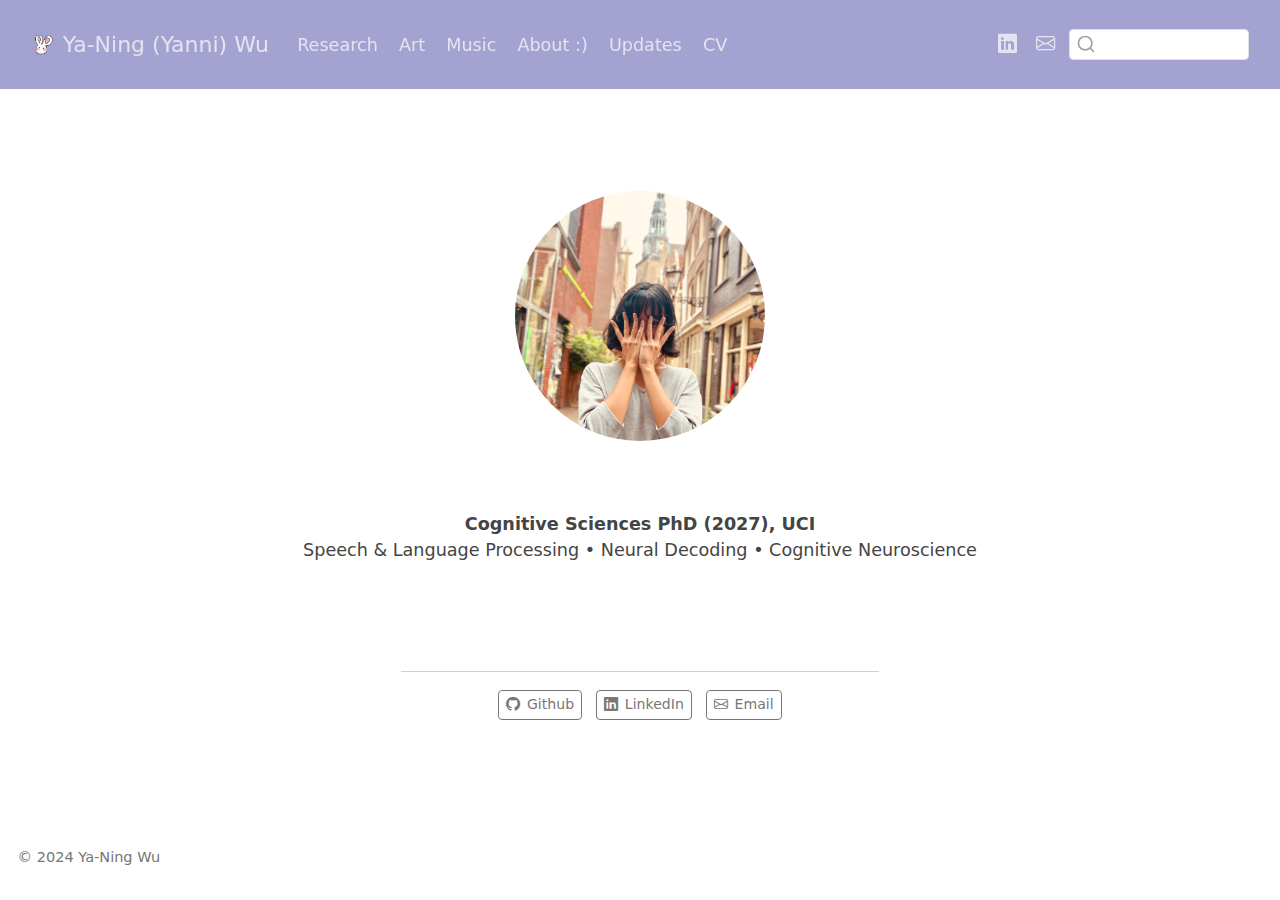
<file: index.html>
<!DOCTYPE html>
<html xmlns="http://www.w3.org/1999/xhtml" lang="en" xml:lang="en"><head>

<meta charset="utf-8">
<meta name="generator" content="quarto-1.5.53">

<meta name="viewport" content="width=device-width, initial-scale=1.0, user-scalable=yes">


<title>Ya-Ning (Yanni) Wu</title>
<style>
code{white-space: pre-wrap;}
span.smallcaps{font-variant: small-caps;}
div.columns{display: flex; gap: min(4vw, 1.5em);}
div.column{flex: auto; overflow-x: auto;}
div.hanging-indent{margin-left: 1.5em; text-indent: -1.5em;}
ul.task-list{list-style: none;}
ul.task-list li input[type="checkbox"] {
  width: 0.8em;
  margin: 0 0.8em 0.2em -1em; /* quarto-specific, see https://github.com/quarto-dev/quarto-cli/issues/4556 */ 
  vertical-align: middle;
}
</style>


<script src="site_libs/quarto-nav/quarto-nav.js"></script>
<script src="site_libs/clipboard/clipboard.min.js"></script>
<script src="site_libs/quarto-search/autocomplete.umd.js"></script>
<script src="site_libs/quarto-search/fuse.min.js"></script>
<script src="site_libs/quarto-search/quarto-search.js"></script>
<meta name="quarto:offset" content="./">
<link href="./img/bun.png" rel="icon" type="image/png">
<script src="site_libs/quarto-html/quarto.js"></script>
<script src="site_libs/quarto-html/popper.min.js"></script>
<script src="site_libs/quarto-html/tippy.umd.min.js"></script>
<link href="site_libs/quarto-html/tippy.css" rel="stylesheet">
<link href="site_libs/quarto-html/quarto-syntax-highlighting.css" rel="stylesheet" id="quarto-text-highlighting-styles">
<script src="site_libs/bootstrap/bootstrap.min.js"></script>
<link href="site_libs/bootstrap/bootstrap-icons.css" rel="stylesheet">
<link href="site_libs/bootstrap/bootstrap.min.css" rel="stylesheet" id="quarto-bootstrap" data-mode="light">
<script id="quarto-search-options" type="application/json">{
  "location": "navbar",
  "copy-button": false,
  "collapse-after": 3,
  "panel-placement": "end",
  "type": "textbox",
  "limit": 50,
  "keyboard-shortcut": [
    "f",
    "/",
    "s"
  ],
  "language": {
    "search-no-results-text": "No results",
    "search-matching-documents-text": "matching documents",
    "search-copy-link-title": "Copy link to search",
    "search-hide-matches-text": "Hide additional matches",
    "search-more-match-text": "more match in this document",
    "search-more-matches-text": "more matches in this document",
    "search-clear-button-title": "Clear",
    "search-text-placeholder": "",
    "search-detached-cancel-button-title": "Cancel",
    "search-submit-button-title": "Submit",
    "search-label": "Search"
  }
}</script>
<style>html{ scroll-behavior: smooth; }</style>


<link rel="stylesheet" href="styles.css">
</head>

<body class="nav-fixed fullcontent">

<div id="quarto-search-results"></div>
  <header id="quarto-header" class="headroom fixed-top">
    <nav class="navbar navbar-expand-lg " data-bs-theme="dark">
      <div class="navbar-container container-fluid">
      <div class="navbar-brand-container mx-auto">
    <a href="./index.html" class="navbar-brand navbar-brand-logo">
    <img src="./img/bun.png" alt="" class="navbar-logo">
    </a>
    <a class="navbar-brand" href="./index.html">
    <span class="navbar-title">Ya-Ning (Yanni) Wu</span>
    </a>
  </div>
            <div id="quarto-search" class="" title="Search"></div>
          <button class="navbar-toggler" type="button" data-bs-toggle="collapse" data-bs-target="#navbarCollapse" aria-controls="navbarCollapse" role="menu" aria-expanded="false" aria-label="Toggle navigation" onclick="if (window.quartoToggleHeadroom) { window.quartoToggleHeadroom(); }">
  <span class="navbar-toggler-icon"></span>
</button>
          <div class="collapse navbar-collapse" id="navbarCollapse">
            <ul class="navbar-nav navbar-nav-scroll me-auto">
  <li class="nav-item">
    <a class="nav-link" href="./research/index.html"> 
<span class="menu-text">Research</span></a>
  </li>  
  <li class="nav-item">
    <a class="nav-link" href="./art/index.html"> 
<span class="menu-text">Art</span></a>
  </li>  
  <li class="nav-item">
    <a class="nav-link" href="./music/index.html"> 
<span class="menu-text">Music</span></a>
  </li>  
  <li class="nav-item">
    <a class="nav-link" href="./about/index.html"> 
<span class="menu-text">About :)</span></a>
  </li>  
  <li class="nav-item">
    <a class="nav-link" href="./updates/index.html"> 
<span class="menu-text">Updates</span></a>
  </li>  
  <li class="nav-item">
    <a class="nav-link" href="./cv/index.html"> 
<span class="menu-text">CV</span></a>
  </li>  
</ul>
            <ul class="navbar-nav navbar-nav-scroll ms-auto">
  <li class="nav-item compact">
    <a class="nav-link" href="https://www.linkedin.com/in/ya-ning-wu-82887113a/"> <i class="bi bi-linkedin" role="img">
</i> 
<span class="menu-text"></span></a>
  </li>  
  <li class="nav-item compact">
    <a class="nav-link" href="./yaninw1@uci.edu"> <i class="bi bi-envelope" role="img" aria-label="email">
</i> 
<span class="menu-text"></span></a>
  </li>  
</ul>
          </div> <!-- /navcollapse -->
            <div class="quarto-navbar-tools">
</div>
      </div> <!-- /container-fluid -->
    </nav>
</header>
<!-- content -->
<div id="quarto-content" class="quarto-container page-columns page-rows-contents page-layout-article page-navbar">
<!-- sidebar -->
<!-- margin-sidebar -->
    
<!-- main -->
<main class="content" id="quarto-document-content">




<div class="flip-container">
<p><img src="img/yn2.jpg" class="flip-profile img-fluid"></p>
</div>
<p><br> <br></p>
<div class="text-center">
<p><b> Cognitive Sciences PhD (2027), UCI </b> <br> Speech &amp; Language Processing • Neural Decoding • Cognitive Neuroscience</p>
</div>
<style>
/* The container provides the flip context and centers the image */
.flip-container {
  position: relative;
  width: 250px;  /* adjust desired width */
  height: 250px; /* adjust desired height */
  margin: 70px auto 0; /* 70px top margin, auto sides */
  perspective: 1000px;
}

/* The inserted image (front face) */
.flip-container img.flip-profile {
  position: absolute;
  width: 100%;
  height: 100%;
  border-radius: 50%;
  object-fit: cover;
  backface-visibility: hidden;
  transition: transform 0.6s;
  transform: rotateY(0deg);
}

/* The back face using a pseudo-element */
.flip-container::after {
  content: "";
  position: absolute;
  width: 100%;
  height: 100%;
  border-radius: 50%;
  background-image: url("img/blip_head.JPG");
  background-size: cover;
  background-position: center;
  backface-visibility: hidden;
  transition: transform 0.6s;
  transform: rotateY(180deg);
}

/* On hover, flip both faces */
.flip-container:hover img.flip-profile {
  transform: rotateY(-180deg);
}
.flip-container:hover::after {
  transform: rotateY(0deg);
}

/* Center the about block links (if needed) */
#about-block {
  text-align: center;
  margin-top: 10px; /* Adjust spacing as desired */
}
</style>
<div class="text-center">

</div>
<div class="quarto-about-jolla">
 <div id="about-block">
</div> 
  <hr class="about-sep">
   <div class="about-links">
  <a href="https://github.com/yanni-yanni" class="about-link" rel="" target="">
    <i class="bi bi-github"></i>
     <span class="about-link-text">Github</span>
  </a>
  <a href="https://www.linkedin.com/in/ya-ning-wu-82887113a/" class="about-link" rel="" target="">
    <i class="bi bi-linkedin"></i>
     <span class="about-link-text">LinkedIn</span>
  </a>
  <a href="/yaninw1@uci.edu" class="about-link" rel="" target="">
    <i class="bi bi-envelope"></i>
     <span class="about-link-text">Email</span>
  </a>
</div>
</div>





</main> <!-- /main -->
<script id="quarto-html-after-body" type="application/javascript">
window.document.addEventListener("DOMContentLoaded", function (event) {
  const toggleBodyColorMode = (bsSheetEl) => {
    const mode = bsSheetEl.getAttribute("data-mode");
    const bodyEl = window.document.querySelector("body");
    if (mode === "dark") {
      bodyEl.classList.add("quarto-dark");
      bodyEl.classList.remove("quarto-light");
    } else {
      bodyEl.classList.add("quarto-light");
      bodyEl.classList.remove("quarto-dark");
    }
  }
  const toggleBodyColorPrimary = () => {
    const bsSheetEl = window.document.querySelector("link#quarto-bootstrap");
    if (bsSheetEl) {
      toggleBodyColorMode(bsSheetEl);
    }
  }
  toggleBodyColorPrimary();  
  const isCodeAnnotation = (el) => {
    for (const clz of el.classList) {
      if (clz.startsWith('code-annotation-')) {                     
        return true;
      }
    }
    return false;
  }
  const onCopySuccess = function(e) {
    // button target
    const button = e.trigger;
    // don't keep focus
    button.blur();
    // flash "checked"
    button.classList.add('code-copy-button-checked');
    var currentTitle = button.getAttribute("title");
    button.setAttribute("title", "Copied!");
    let tooltip;
    if (window.bootstrap) {
      button.setAttribute("data-bs-toggle", "tooltip");
      button.setAttribute("data-bs-placement", "left");
      button.setAttribute("data-bs-title", "Copied!");
      tooltip = new bootstrap.Tooltip(button, 
        { trigger: "manual", 
          customClass: "code-copy-button-tooltip",
          offset: [0, -8]});
      tooltip.show();    
    }
    setTimeout(function() {
      if (tooltip) {
        tooltip.hide();
        button.removeAttribute("data-bs-title");
        button.removeAttribute("data-bs-toggle");
        button.removeAttribute("data-bs-placement");
      }
      button.setAttribute("title", currentTitle);
      button.classList.remove('code-copy-button-checked');
    }, 1000);
    // clear code selection
    e.clearSelection();
  }
  const getTextToCopy = function(trigger) {
      const codeEl = trigger.previousElementSibling.cloneNode(true);
      for (const childEl of codeEl.children) {
        if (isCodeAnnotation(childEl)) {
          childEl.remove();
        }
      }
      return codeEl.innerText;
  }
  const clipboard = new window.ClipboardJS('.code-copy-button:not([data-in-quarto-modal])', {
    text: getTextToCopy
  });
  clipboard.on('success', onCopySuccess);
  if (window.document.getElementById('quarto-embedded-source-code-modal')) {
    // For code content inside modals, clipBoardJS needs to be initialized with a container option
    // TODO: Check when it could be a function (https://github.com/zenorocha/clipboard.js/issues/860)
    const clipboardModal = new window.ClipboardJS('.code-copy-button[data-in-quarto-modal]', {
      text: getTextToCopy,
      container: window.document.getElementById('quarto-embedded-source-code-modal')
    });
    clipboardModal.on('success', onCopySuccess);
  }
    var localhostRegex = new RegExp(/^(?:http|https):\/\/localhost\:?[0-9]*\//);
    var mailtoRegex = new RegExp(/^mailto:/);
      var filterRegex = new RegExp('/' + window.location.host + '/');
    var isInternal = (href) => {
        return filterRegex.test(href) || localhostRegex.test(href) || mailtoRegex.test(href);
    }
    // Inspect non-navigation links and adorn them if external
 	var links = window.document.querySelectorAll('a[href]:not(.nav-link):not(.navbar-brand):not(.toc-action):not(.sidebar-link):not(.sidebar-item-toggle):not(.pagination-link):not(.no-external):not([aria-hidden]):not(.dropdown-item):not(.quarto-navigation-tool):not(.about-link)');
    for (var i=0; i<links.length; i++) {
      const link = links[i];
      if (!isInternal(link.href)) {
        // undo the damage that might have been done by quarto-nav.js in the case of
        // links that we want to consider external
        if (link.dataset.originalHref !== undefined) {
          link.href = link.dataset.originalHref;
        }
      }
    }
  function tippyHover(el, contentFn, onTriggerFn, onUntriggerFn) {
    const config = {
      allowHTML: true,
      maxWidth: 500,
      delay: 100,
      arrow: false,
      appendTo: function(el) {
          return el.parentElement;
      },
      interactive: true,
      interactiveBorder: 10,
      theme: 'quarto',
      placement: 'bottom-start',
    };
    if (contentFn) {
      config.content = contentFn;
    }
    if (onTriggerFn) {
      config.onTrigger = onTriggerFn;
    }
    if (onUntriggerFn) {
      config.onUntrigger = onUntriggerFn;
    }
    window.tippy(el, config); 
  }
  const noterefs = window.document.querySelectorAll('a[role="doc-noteref"]');
  for (var i=0; i<noterefs.length; i++) {
    const ref = noterefs[i];
    tippyHover(ref, function() {
      // use id or data attribute instead here
      let href = ref.getAttribute('data-footnote-href') || ref.getAttribute('href');
      try { href = new URL(href).hash; } catch {}
      const id = href.replace(/^#\/?/, "");
      const note = window.document.getElementById(id);
      if (note) {
        return note.innerHTML;
      } else {
        return "";
      }
    });
  }
  const xrefs = window.document.querySelectorAll('a.quarto-xref');
  const processXRef = (id, note) => {
    // Strip column container classes
    const stripColumnClz = (el) => {
      el.classList.remove("page-full", "page-columns");
      if (el.children) {
        for (const child of el.children) {
          stripColumnClz(child);
        }
      }
    }
    stripColumnClz(note)
    if (id === null || id.startsWith('sec-')) {
      // Special case sections, only their first couple elements
      const container = document.createElement("div");
      if (note.children && note.children.length > 2) {
        container.appendChild(note.children[0].cloneNode(true));
        for (let i = 1; i < note.children.length; i++) {
          const child = note.children[i];
          if (child.tagName === "P" && child.innerText === "") {
            continue;
          } else {
            container.appendChild(child.cloneNode(true));
            break;
          }
        }
        if (window.Quarto?.typesetMath) {
          window.Quarto.typesetMath(container);
        }
        return container.innerHTML
      } else {
        if (window.Quarto?.typesetMath) {
          window.Quarto.typesetMath(note);
        }
        return note.innerHTML;
      }
    } else {
      // Remove any anchor links if they are present
      const anchorLink = note.querySelector('a.anchorjs-link');
      if (anchorLink) {
        anchorLink.remove();
      }
      if (window.Quarto?.typesetMath) {
        window.Quarto.typesetMath(note);
      }
      // TODO in 1.5, we should make sure this works without a callout special case
      if (note.classList.contains("callout")) {
        return note.outerHTML;
      } else {
        return note.innerHTML;
      }
    }
  }
  for (var i=0; i<xrefs.length; i++) {
    const xref = xrefs[i];
    tippyHover(xref, undefined, function(instance) {
      instance.disable();
      let url = xref.getAttribute('href');
      let hash = undefined; 
      if (url.startsWith('#')) {
        hash = url;
      } else {
        try { hash = new URL(url).hash; } catch {}
      }
      if (hash) {
        const id = hash.replace(/^#\/?/, "");
        const note = window.document.getElementById(id);
        if (note !== null) {
          try {
            const html = processXRef(id, note.cloneNode(true));
            instance.setContent(html);
          } finally {
            instance.enable();
            instance.show();
          }
        } else {
          // See if we can fetch this
          fetch(url.split('#')[0])
          .then(res => res.text())
          .then(html => {
            const parser = new DOMParser();
            const htmlDoc = parser.parseFromString(html, "text/html");
            const note = htmlDoc.getElementById(id);
            if (note !== null) {
              const html = processXRef(id, note);
              instance.setContent(html);
            } 
          }).finally(() => {
            instance.enable();
            instance.show();
          });
        }
      } else {
        // See if we can fetch a full url (with no hash to target)
        // This is a special case and we should probably do some content thinning / targeting
        fetch(url)
        .then(res => res.text())
        .then(html => {
          const parser = new DOMParser();
          const htmlDoc = parser.parseFromString(html, "text/html");
          const note = htmlDoc.querySelector('main.content');
          if (note !== null) {
            // This should only happen for chapter cross references
            // (since there is no id in the URL)
            // remove the first header
            if (note.children.length > 0 && note.children[0].tagName === "HEADER") {
              note.children[0].remove();
            }
            const html = processXRef(null, note);
            instance.setContent(html);
          } 
        }).finally(() => {
          instance.enable();
          instance.show();
        });
      }
    }, function(instance) {
    });
  }
      let selectedAnnoteEl;
      const selectorForAnnotation = ( cell, annotation) => {
        let cellAttr = 'data-code-cell="' + cell + '"';
        let lineAttr = 'data-code-annotation="' +  annotation + '"';
        const selector = 'span[' + cellAttr + '][' + lineAttr + ']';
        return selector;
      }
      const selectCodeLines = (annoteEl) => {
        const doc = window.document;
        const targetCell = annoteEl.getAttribute("data-target-cell");
        const targetAnnotation = annoteEl.getAttribute("data-target-annotation");
        const annoteSpan = window.document.querySelector(selectorForAnnotation(targetCell, targetAnnotation));
        const lines = annoteSpan.getAttribute("data-code-lines").split(",");
        const lineIds = lines.map((line) => {
          return targetCell + "-" + line;
        })
        let top = null;
        let height = null;
        let parent = null;
        if (lineIds.length > 0) {
            //compute the position of the single el (top and bottom and make a div)
            const el = window.document.getElementById(lineIds[0]);
            top = el.offsetTop;
            height = el.offsetHeight;
            parent = el.parentElement.parentElement;
          if (lineIds.length > 1) {
            const lastEl = window.document.getElementById(lineIds[lineIds.length - 1]);
            const bottom = lastEl.offsetTop + lastEl.offsetHeight;
            height = bottom - top;
          }
          if (top !== null && height !== null && parent !== null) {
            // cook up a div (if necessary) and position it 
            let div = window.document.getElementById("code-annotation-line-highlight");
            if (div === null) {
              div = window.document.createElement("div");
              div.setAttribute("id", "code-annotation-line-highlight");
              div.style.position = 'absolute';
              parent.appendChild(div);
            }
            div.style.top = top - 2 + "px";
            div.style.height = height + 4 + "px";
            div.style.left = 0;
            let gutterDiv = window.document.getElementById("code-annotation-line-highlight-gutter");
            if (gutterDiv === null) {
              gutterDiv = window.document.createElement("div");
              gutterDiv.setAttribute("id", "code-annotation-line-highlight-gutter");
              gutterDiv.style.position = 'absolute';
              const codeCell = window.document.getElementById(targetCell);
              const gutter = codeCell.querySelector('.code-annotation-gutter');
              gutter.appendChild(gutterDiv);
            }
            gutterDiv.style.top = top - 2 + "px";
            gutterDiv.style.height = height + 4 + "px";
          }
          selectedAnnoteEl = annoteEl;
        }
      };
      const unselectCodeLines = () => {
        const elementsIds = ["code-annotation-line-highlight", "code-annotation-line-highlight-gutter"];
        elementsIds.forEach((elId) => {
          const div = window.document.getElementById(elId);
          if (div) {
            div.remove();
          }
        });
        selectedAnnoteEl = undefined;
      };
        // Handle positioning of the toggle
    window.addEventListener(
      "resize",
      throttle(() => {
        elRect = undefined;
        if (selectedAnnoteEl) {
          selectCodeLines(selectedAnnoteEl);
        }
      }, 10)
    );
    function throttle(fn, ms) {
    let throttle = false;
    let timer;
      return (...args) => {
        if(!throttle) { // first call gets through
            fn.apply(this, args);
            throttle = true;
        } else { // all the others get throttled
            if(timer) clearTimeout(timer); // cancel #2
            timer = setTimeout(() => {
              fn.apply(this, args);
              timer = throttle = false;
            }, ms);
        }
      };
    }
      // Attach click handler to the DT
      const annoteDls = window.document.querySelectorAll('dt[data-target-cell]');
      for (const annoteDlNode of annoteDls) {
        annoteDlNode.addEventListener('click', (event) => {
          const clickedEl = event.target;
          if (clickedEl !== selectedAnnoteEl) {
            unselectCodeLines();
            const activeEl = window.document.querySelector('dt[data-target-cell].code-annotation-active');
            if (activeEl) {
              activeEl.classList.remove('code-annotation-active');
            }
            selectCodeLines(clickedEl);
            clickedEl.classList.add('code-annotation-active');
          } else {
            // Unselect the line
            unselectCodeLines();
            clickedEl.classList.remove('code-annotation-active');
          }
        });
      }
  const findCites = (el) => {
    const parentEl = el.parentElement;
    if (parentEl) {
      const cites = parentEl.dataset.cites;
      if (cites) {
        return {
          el,
          cites: cites.split(' ')
        };
      } else {
        return findCites(el.parentElement)
      }
    } else {
      return undefined;
    }
  };
  var bibliorefs = window.document.querySelectorAll('a[role="doc-biblioref"]');
  for (var i=0; i<bibliorefs.length; i++) {
    const ref = bibliorefs[i];
    const citeInfo = findCites(ref);
    if (citeInfo) {
      tippyHover(citeInfo.el, function() {
        var popup = window.document.createElement('div');
        citeInfo.cites.forEach(function(cite) {
          var citeDiv = window.document.createElement('div');
          citeDiv.classList.add('hanging-indent');
          citeDiv.classList.add('csl-entry');
          var biblioDiv = window.document.getElementById('ref-' + cite);
          if (biblioDiv) {
            citeDiv.innerHTML = biblioDiv.innerHTML;
          }
          popup.appendChild(citeDiv);
        });
        return popup.innerHTML;
      });
    }
  }
});
</script>
</div> <!-- /content -->
<footer class="footer">
  <div class="nav-footer">
    <div class="nav-footer-left">
<p><span class="faux-block">© 2024 Ya-Ning Wu</span></p>
</div>   
    <div class="nav-footer-center">
      &nbsp;
    </div>
    <div class="nav-footer-right">
      &nbsp;
    </div>
  </div>
</footer>




<script src="site_libs/quarto-html/zenscroll-min.js"></script>
</body></html>
</file>
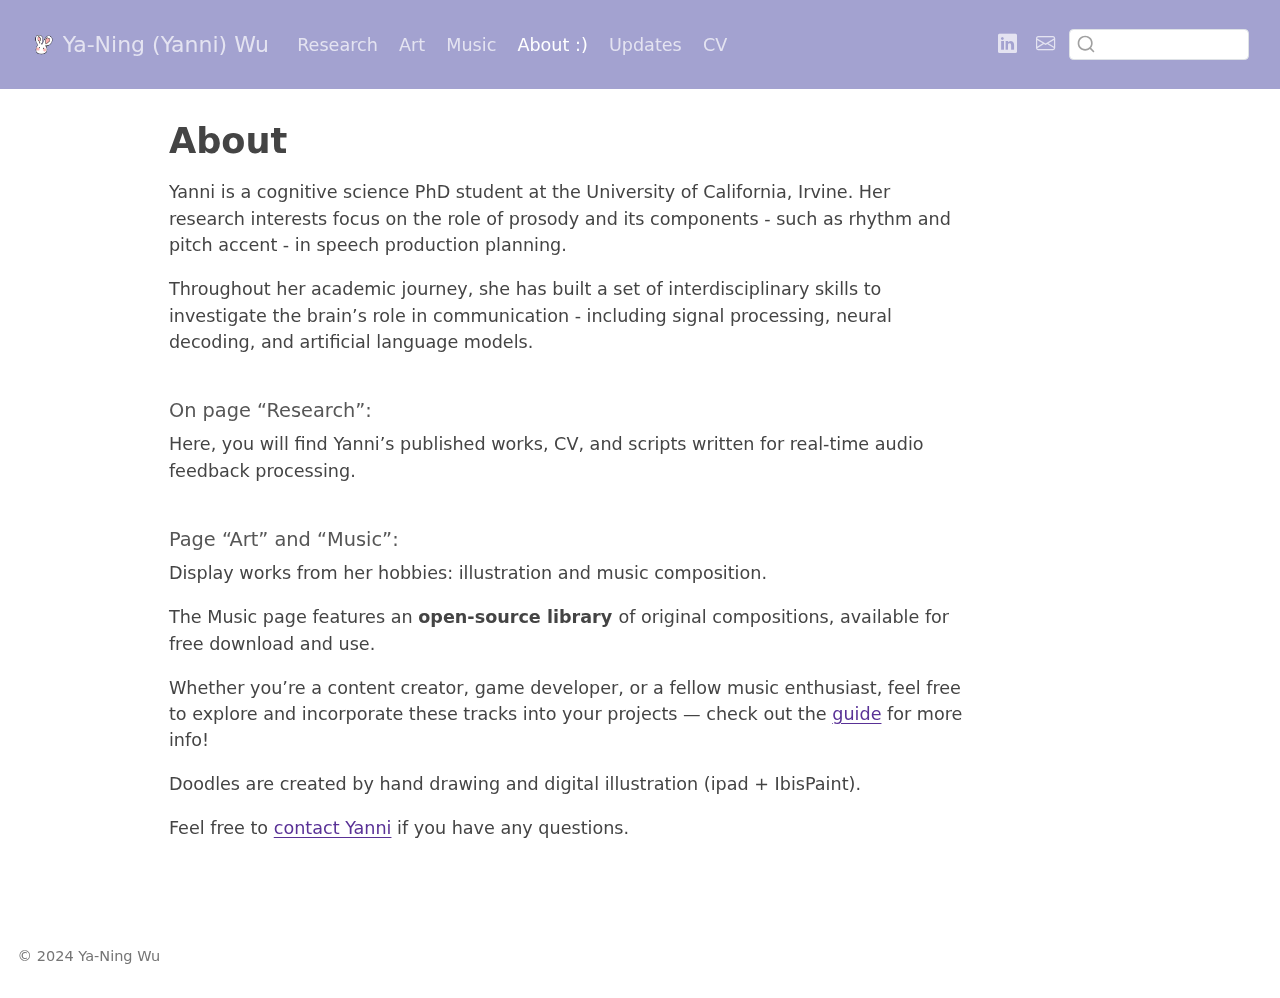
<file: about/index.html>
<!DOCTYPE html>
<html xmlns="http://www.w3.org/1999/xhtml" lang="en" xml:lang="en"><head>

<meta charset="utf-8">
<meta name="generator" content="quarto-1.5.53">

<meta name="viewport" content="width=device-width, initial-scale=1.0, user-scalable=yes">


<title>About – Ya-Ning (Yanni) Wu</title>
<style>
code{white-space: pre-wrap;}
span.smallcaps{font-variant: small-caps;}
div.columns{display: flex; gap: min(4vw, 1.5em);}
div.column{flex: auto; overflow-x: auto;}
div.hanging-indent{margin-left: 1.5em; text-indent: -1.5em;}
ul.task-list{list-style: none;}
ul.task-list li input[type="checkbox"] {
  width: 0.8em;
  margin: 0 0.8em 0.2em -1em; /* quarto-specific, see https://github.com/quarto-dev/quarto-cli/issues/4556 */ 
  vertical-align: middle;
}
</style>


<script src="../site_libs/quarto-nav/quarto-nav.js"></script>
<script src="../site_libs/clipboard/clipboard.min.js"></script>
<script src="../site_libs/quarto-search/autocomplete.umd.js"></script>
<script src="../site_libs/quarto-search/fuse.min.js"></script>
<script src="../site_libs/quarto-search/quarto-search.js"></script>
<meta name="quarto:offset" content="../">
<link href="../img/bun.png" rel="icon" type="image/png">
<script src="../site_libs/quarto-html/quarto.js"></script>
<script src="../site_libs/quarto-html/popper.min.js"></script>
<script src="../site_libs/quarto-html/tippy.umd.min.js"></script>
<script src="../site_libs/quarto-html/anchor.min.js"></script>
<link href="../site_libs/quarto-html/tippy.css" rel="stylesheet">
<link href="../site_libs/quarto-html/quarto-syntax-highlighting.css" rel="stylesheet" id="quarto-text-highlighting-styles">
<script src="../site_libs/bootstrap/bootstrap.min.js"></script>
<link href="../site_libs/bootstrap/bootstrap-icons.css" rel="stylesheet">
<link href="../site_libs/bootstrap/bootstrap.min.css" rel="stylesheet" id="quarto-bootstrap" data-mode="light">
<script id="quarto-search-options" type="application/json">{
  "location": "navbar",
  "copy-button": false,
  "collapse-after": 3,
  "panel-placement": "end",
  "type": "textbox",
  "limit": 50,
  "keyboard-shortcut": [
    "f",
    "/",
    "s"
  ],
  "language": {
    "search-no-results-text": "No results",
    "search-matching-documents-text": "matching documents",
    "search-copy-link-title": "Copy link to search",
    "search-hide-matches-text": "Hide additional matches",
    "search-more-match-text": "more match in this document",
    "search-more-matches-text": "more matches in this document",
    "search-clear-button-title": "Clear",
    "search-text-placeholder": "",
    "search-detached-cancel-button-title": "Cancel",
    "search-submit-button-title": "Submit",
    "search-label": "Search"
  }
}</script>
<style>html{ scroll-behavior: smooth; }</style>


<link rel="stylesheet" href="../styles.css">
</head>

<body class="nav-fixed">

<div id="quarto-search-results"></div>
  <header id="quarto-header" class="headroom fixed-top">
    <nav class="navbar navbar-expand-lg " data-bs-theme="dark">
      <div class="navbar-container container-fluid">
      <div class="navbar-brand-container mx-auto">
    <a href="../index.html" class="navbar-brand navbar-brand-logo">
    <img src="../img/bun.png" alt="" class="navbar-logo">
    </a>
    <a class="navbar-brand" href="../index.html">
    <span class="navbar-title">Ya-Ning (Yanni) Wu</span>
    </a>
  </div>
            <div id="quarto-search" class="" title="Search"></div>
          <button class="navbar-toggler" type="button" data-bs-toggle="collapse" data-bs-target="#navbarCollapse" aria-controls="navbarCollapse" role="menu" aria-expanded="false" aria-label="Toggle navigation" onclick="if (window.quartoToggleHeadroom) { window.quartoToggleHeadroom(); }">
  <span class="navbar-toggler-icon"></span>
</button>
          <div class="collapse navbar-collapse" id="navbarCollapse">
            <ul class="navbar-nav navbar-nav-scroll me-auto">
  <li class="nav-item">
    <a class="nav-link" href="../research/index.html"> 
<span class="menu-text">Research</span></a>
  </li>  
  <li class="nav-item">
    <a class="nav-link" href="../art/index.html"> 
<span class="menu-text">Art</span></a>
  </li>  
  <li class="nav-item">
    <a class="nav-link" href="../music/index.html"> 
<span class="menu-text">Music</span></a>
  </li>  
  <li class="nav-item">
    <a class="nav-link active" href="../about/index.html" aria-current="page"> 
<span class="menu-text">About :)</span></a>
  </li>  
  <li class="nav-item">
    <a class="nav-link" href="../updates/index.html"> 
<span class="menu-text">Updates</span></a>
  </li>  
  <li class="nav-item">
    <a class="nav-link" href="../cv/index.html"> 
<span class="menu-text">CV</span></a>
  </li>  
</ul>
            <ul class="navbar-nav navbar-nav-scroll ms-auto">
  <li class="nav-item compact">
    <a class="nav-link" href="https://www.linkedin.com/in/ya-ning-wu-82887113a/"> <i class="bi bi-linkedin" role="img">
</i> 
<span class="menu-text"></span></a>
  </li>  
  <li class="nav-item compact">
    <a class="nav-link" href="../yaninw1@uci.edu"> <i class="bi bi-envelope" role="img" aria-label="email">
</i> 
<span class="menu-text"></span></a>
  </li>  
</ul>
          </div> <!-- /navcollapse -->
            <div class="quarto-navbar-tools">
</div>
      </div> <!-- /container-fluid -->
    </nav>
</header>
<!-- content -->
<div id="quarto-content" class="quarto-container page-columns page-rows-contents page-layout-article page-navbar">
<!-- sidebar -->
<!-- margin-sidebar -->
    <div id="quarto-margin-sidebar" class="sidebar margin-sidebar zindex-bottom">
        
    </div>
<!-- main -->
<main class="content" id="quarto-document-content">

<header id="title-block-header" class="quarto-title-block default">
<div class="quarto-title">
<h1 class="title">About</h1>
</div>



<div class="quarto-title-meta">

    
  
    
  </div>
  


</header>


<p>Yanni is a cognitive science PhD student at the University of California, Irvine. Her research interests focus on the role of prosody and its components - such as rhythm and pitch accent - in speech production planning.</p>
<p>Throughout her academic journey, she has built a set of interdisciplinary skills to investigate the brain’s role in communication - including signal processing, neural decoding, and artificial language models. <br> <br></p>
<section id="on-page-research" class="level5">
<h5 class="anchored" data-anchor-id="on-page-research">On page “Research”:</h5>
<p>Here, you will find Yanni’s published works, CV, and scripts written for real-time audio feedback processing. <br> <br></p>
</section>
<section id="page-art-and-music" class="level5">
<h5 class="anchored" data-anchor-id="page-art-and-music">Page “Art” and “Music”:</h5>
<p>Display works from her hobbies: illustration and music composition. <br></p>
<p>The Music page features an <b> open-source library </b> of original compositions, available for free download and use.</p>
<p>Whether you’re a content creator, game developer, or a fellow music enthusiast, feel free to explore and incorporate these tracks into your projects — check out the <a href="../music/albums/guide.html">guide</a> for more info!</p>
<p>Doodles are created by hand drawing and digital illustration (ipad + IbisPaint).</p>
<p>Feel free to <a href="mailto:yaninw1@uci.edu">contact Yanni</a> if you have any questions.</p>


</section>

</main> <!-- /main -->
<script id="quarto-html-after-body" type="application/javascript">
window.document.addEventListener("DOMContentLoaded", function (event) {
  const toggleBodyColorMode = (bsSheetEl) => {
    const mode = bsSheetEl.getAttribute("data-mode");
    const bodyEl = window.document.querySelector("body");
    if (mode === "dark") {
      bodyEl.classList.add("quarto-dark");
      bodyEl.classList.remove("quarto-light");
    } else {
      bodyEl.classList.add("quarto-light");
      bodyEl.classList.remove("quarto-dark");
    }
  }
  const toggleBodyColorPrimary = () => {
    const bsSheetEl = window.document.querySelector("link#quarto-bootstrap");
    if (bsSheetEl) {
      toggleBodyColorMode(bsSheetEl);
    }
  }
  toggleBodyColorPrimary();  
  const icon = "";
  const anchorJS = new window.AnchorJS();
  anchorJS.options = {
    placement: 'right',
    icon: icon
  };
  anchorJS.add('.anchored');
  const isCodeAnnotation = (el) => {
    for (const clz of el.classList) {
      if (clz.startsWith('code-annotation-')) {                     
        return true;
      }
    }
    return false;
  }
  const onCopySuccess = function(e) {
    // button target
    const button = e.trigger;
    // don't keep focus
    button.blur();
    // flash "checked"
    button.classList.add('code-copy-button-checked');
    var currentTitle = button.getAttribute("title");
    button.setAttribute("title", "Copied!");
    let tooltip;
    if (window.bootstrap) {
      button.setAttribute("data-bs-toggle", "tooltip");
      button.setAttribute("data-bs-placement", "left");
      button.setAttribute("data-bs-title", "Copied!");
      tooltip = new bootstrap.Tooltip(button, 
        { trigger: "manual", 
          customClass: "code-copy-button-tooltip",
          offset: [0, -8]});
      tooltip.show();    
    }
    setTimeout(function() {
      if (tooltip) {
        tooltip.hide();
        button.removeAttribute("data-bs-title");
        button.removeAttribute("data-bs-toggle");
        button.removeAttribute("data-bs-placement");
      }
      button.setAttribute("title", currentTitle);
      button.classList.remove('code-copy-button-checked');
    }, 1000);
    // clear code selection
    e.clearSelection();
  }
  const getTextToCopy = function(trigger) {
      const codeEl = trigger.previousElementSibling.cloneNode(true);
      for (const childEl of codeEl.children) {
        if (isCodeAnnotation(childEl)) {
          childEl.remove();
        }
      }
      return codeEl.innerText;
  }
  const clipboard = new window.ClipboardJS('.code-copy-button:not([data-in-quarto-modal])', {
    text: getTextToCopy
  });
  clipboard.on('success', onCopySuccess);
  if (window.document.getElementById('quarto-embedded-source-code-modal')) {
    // For code content inside modals, clipBoardJS needs to be initialized with a container option
    // TODO: Check when it could be a function (https://github.com/zenorocha/clipboard.js/issues/860)
    const clipboardModal = new window.ClipboardJS('.code-copy-button[data-in-quarto-modal]', {
      text: getTextToCopy,
      container: window.document.getElementById('quarto-embedded-source-code-modal')
    });
    clipboardModal.on('success', onCopySuccess);
  }
    var localhostRegex = new RegExp(/^(?:http|https):\/\/localhost\:?[0-9]*\//);
    var mailtoRegex = new RegExp(/^mailto:/);
      var filterRegex = new RegExp('/' + window.location.host + '/');
    var isInternal = (href) => {
        return filterRegex.test(href) || localhostRegex.test(href) || mailtoRegex.test(href);
    }
    // Inspect non-navigation links and adorn them if external
 	var links = window.document.querySelectorAll('a[href]:not(.nav-link):not(.navbar-brand):not(.toc-action):not(.sidebar-link):not(.sidebar-item-toggle):not(.pagination-link):not(.no-external):not([aria-hidden]):not(.dropdown-item):not(.quarto-navigation-tool):not(.about-link)');
    for (var i=0; i<links.length; i++) {
      const link = links[i];
      if (!isInternal(link.href)) {
        // undo the damage that might have been done by quarto-nav.js in the case of
        // links that we want to consider external
        if (link.dataset.originalHref !== undefined) {
          link.href = link.dataset.originalHref;
        }
      }
    }
  function tippyHover(el, contentFn, onTriggerFn, onUntriggerFn) {
    const config = {
      allowHTML: true,
      maxWidth: 500,
      delay: 100,
      arrow: false,
      appendTo: function(el) {
          return el.parentElement;
      },
      interactive: true,
      interactiveBorder: 10,
      theme: 'quarto',
      placement: 'bottom-start',
    };
    if (contentFn) {
      config.content = contentFn;
    }
    if (onTriggerFn) {
      config.onTrigger = onTriggerFn;
    }
    if (onUntriggerFn) {
      config.onUntrigger = onUntriggerFn;
    }
    window.tippy(el, config); 
  }
  const noterefs = window.document.querySelectorAll('a[role="doc-noteref"]');
  for (var i=0; i<noterefs.length; i++) {
    const ref = noterefs[i];
    tippyHover(ref, function() {
      // use id or data attribute instead here
      let href = ref.getAttribute('data-footnote-href') || ref.getAttribute('href');
      try { href = new URL(href).hash; } catch {}
      const id = href.replace(/^#\/?/, "");
      const note = window.document.getElementById(id);
      if (note) {
        return note.innerHTML;
      } else {
        return "";
      }
    });
  }
  const xrefs = window.document.querySelectorAll('a.quarto-xref');
  const processXRef = (id, note) => {
    // Strip column container classes
    const stripColumnClz = (el) => {
      el.classList.remove("page-full", "page-columns");
      if (el.children) {
        for (const child of el.children) {
          stripColumnClz(child);
        }
      }
    }
    stripColumnClz(note)
    if (id === null || id.startsWith('sec-')) {
      // Special case sections, only their first couple elements
      const container = document.createElement("div");
      if (note.children && note.children.length > 2) {
        container.appendChild(note.children[0].cloneNode(true));
        for (let i = 1; i < note.children.length; i++) {
          const child = note.children[i];
          if (child.tagName === "P" && child.innerText === "") {
            continue;
          } else {
            container.appendChild(child.cloneNode(true));
            break;
          }
        }
        if (window.Quarto?.typesetMath) {
          window.Quarto.typesetMath(container);
        }
        return container.innerHTML
      } else {
        if (window.Quarto?.typesetMath) {
          window.Quarto.typesetMath(note);
        }
        return note.innerHTML;
      }
    } else {
      // Remove any anchor links if they are present
      const anchorLink = note.querySelector('a.anchorjs-link');
      if (anchorLink) {
        anchorLink.remove();
      }
      if (window.Quarto?.typesetMath) {
        window.Quarto.typesetMath(note);
      }
      // TODO in 1.5, we should make sure this works without a callout special case
      if (note.classList.contains("callout")) {
        return note.outerHTML;
      } else {
        return note.innerHTML;
      }
    }
  }
  for (var i=0; i<xrefs.length; i++) {
    const xref = xrefs[i];
    tippyHover(xref, undefined, function(instance) {
      instance.disable();
      let url = xref.getAttribute('href');
      let hash = undefined; 
      if (url.startsWith('#')) {
        hash = url;
      } else {
        try { hash = new URL(url).hash; } catch {}
      }
      if (hash) {
        const id = hash.replace(/^#\/?/, "");
        const note = window.document.getElementById(id);
        if (note !== null) {
          try {
            const html = processXRef(id, note.cloneNode(true));
            instance.setContent(html);
          } finally {
            instance.enable();
            instance.show();
          }
        } else {
          // See if we can fetch this
          fetch(url.split('#')[0])
          .then(res => res.text())
          .then(html => {
            const parser = new DOMParser();
            const htmlDoc = parser.parseFromString(html, "text/html");
            const note = htmlDoc.getElementById(id);
            if (note !== null) {
              const html = processXRef(id, note);
              instance.setContent(html);
            } 
          }).finally(() => {
            instance.enable();
            instance.show();
          });
        }
      } else {
        // See if we can fetch a full url (with no hash to target)
        // This is a special case and we should probably do some content thinning / targeting
        fetch(url)
        .then(res => res.text())
        .then(html => {
          const parser = new DOMParser();
          const htmlDoc = parser.parseFromString(html, "text/html");
          const note = htmlDoc.querySelector('main.content');
          if (note !== null) {
            // This should only happen for chapter cross references
            // (since there is no id in the URL)
            // remove the first header
            if (note.children.length > 0 && note.children[0].tagName === "HEADER") {
              note.children[0].remove();
            }
            const html = processXRef(null, note);
            instance.setContent(html);
          } 
        }).finally(() => {
          instance.enable();
          instance.show();
        });
      }
    }, function(instance) {
    });
  }
      let selectedAnnoteEl;
      const selectorForAnnotation = ( cell, annotation) => {
        let cellAttr = 'data-code-cell="' + cell + '"';
        let lineAttr = 'data-code-annotation="' +  annotation + '"';
        const selector = 'span[' + cellAttr + '][' + lineAttr + ']';
        return selector;
      }
      const selectCodeLines = (annoteEl) => {
        const doc = window.document;
        const targetCell = annoteEl.getAttribute("data-target-cell");
        const targetAnnotation = annoteEl.getAttribute("data-target-annotation");
        const annoteSpan = window.document.querySelector(selectorForAnnotation(targetCell, targetAnnotation));
        const lines = annoteSpan.getAttribute("data-code-lines").split(",");
        const lineIds = lines.map((line) => {
          return targetCell + "-" + line;
        })
        let top = null;
        let height = null;
        let parent = null;
        if (lineIds.length > 0) {
            //compute the position of the single el (top and bottom and make a div)
            const el = window.document.getElementById(lineIds[0]);
            top = el.offsetTop;
            height = el.offsetHeight;
            parent = el.parentElement.parentElement;
          if (lineIds.length > 1) {
            const lastEl = window.document.getElementById(lineIds[lineIds.length - 1]);
            const bottom = lastEl.offsetTop + lastEl.offsetHeight;
            height = bottom - top;
          }
          if (top !== null && height !== null && parent !== null) {
            // cook up a div (if necessary) and position it 
            let div = window.document.getElementById("code-annotation-line-highlight");
            if (div === null) {
              div = window.document.createElement("div");
              div.setAttribute("id", "code-annotation-line-highlight");
              div.style.position = 'absolute';
              parent.appendChild(div);
            }
            div.style.top = top - 2 + "px";
            div.style.height = height + 4 + "px";
            div.style.left = 0;
            let gutterDiv = window.document.getElementById("code-annotation-line-highlight-gutter");
            if (gutterDiv === null) {
              gutterDiv = window.document.createElement("div");
              gutterDiv.setAttribute("id", "code-annotation-line-highlight-gutter");
              gutterDiv.style.position = 'absolute';
              const codeCell = window.document.getElementById(targetCell);
              const gutter = codeCell.querySelector('.code-annotation-gutter');
              gutter.appendChild(gutterDiv);
            }
            gutterDiv.style.top = top - 2 + "px";
            gutterDiv.style.height = height + 4 + "px";
          }
          selectedAnnoteEl = annoteEl;
        }
      };
      const unselectCodeLines = () => {
        const elementsIds = ["code-annotation-line-highlight", "code-annotation-line-highlight-gutter"];
        elementsIds.forEach((elId) => {
          const div = window.document.getElementById(elId);
          if (div) {
            div.remove();
          }
        });
        selectedAnnoteEl = undefined;
      };
        // Handle positioning of the toggle
    window.addEventListener(
      "resize",
      throttle(() => {
        elRect = undefined;
        if (selectedAnnoteEl) {
          selectCodeLines(selectedAnnoteEl);
        }
      }, 10)
    );
    function throttle(fn, ms) {
    let throttle = false;
    let timer;
      return (...args) => {
        if(!throttle) { // first call gets through
            fn.apply(this, args);
            throttle = true;
        } else { // all the others get throttled
            if(timer) clearTimeout(timer); // cancel #2
            timer = setTimeout(() => {
              fn.apply(this, args);
              timer = throttle = false;
            }, ms);
        }
      };
    }
      // Attach click handler to the DT
      const annoteDls = window.document.querySelectorAll('dt[data-target-cell]');
      for (const annoteDlNode of annoteDls) {
        annoteDlNode.addEventListener('click', (event) => {
          const clickedEl = event.target;
          if (clickedEl !== selectedAnnoteEl) {
            unselectCodeLines();
            const activeEl = window.document.querySelector('dt[data-target-cell].code-annotation-active');
            if (activeEl) {
              activeEl.classList.remove('code-annotation-active');
            }
            selectCodeLines(clickedEl);
            clickedEl.classList.add('code-annotation-active');
          } else {
            // Unselect the line
            unselectCodeLines();
            clickedEl.classList.remove('code-annotation-active');
          }
        });
      }
  const findCites = (el) => {
    const parentEl = el.parentElement;
    if (parentEl) {
      const cites = parentEl.dataset.cites;
      if (cites) {
        return {
          el,
          cites: cites.split(' ')
        };
      } else {
        return findCites(el.parentElement)
      }
    } else {
      return undefined;
    }
  };
  var bibliorefs = window.document.querySelectorAll('a[role="doc-biblioref"]');
  for (var i=0; i<bibliorefs.length; i++) {
    const ref = bibliorefs[i];
    const citeInfo = findCites(ref);
    if (citeInfo) {
      tippyHover(citeInfo.el, function() {
        var popup = window.document.createElement('div');
        citeInfo.cites.forEach(function(cite) {
          var citeDiv = window.document.createElement('div');
          citeDiv.classList.add('hanging-indent');
          citeDiv.classList.add('csl-entry');
          var biblioDiv = window.document.getElementById('ref-' + cite);
          if (biblioDiv) {
            citeDiv.innerHTML = biblioDiv.innerHTML;
          }
          popup.appendChild(citeDiv);
        });
        return popup.innerHTML;
      });
    }
  }
});
</script>
</div> <!-- /content -->
<footer class="footer">
  <div class="nav-footer">
    <div class="nav-footer-left">
<p><span class="faux-block">© 2024 Ya-Ning Wu</span></p>
</div>   
    <div class="nav-footer-center">
      &nbsp;
    </div>
    <div class="nav-footer-right">
      &nbsp;
    </div>
  </div>
</footer>




<script src="../site_libs/quarto-html/zenscroll-min.js"></script>
</body></html>
</file>
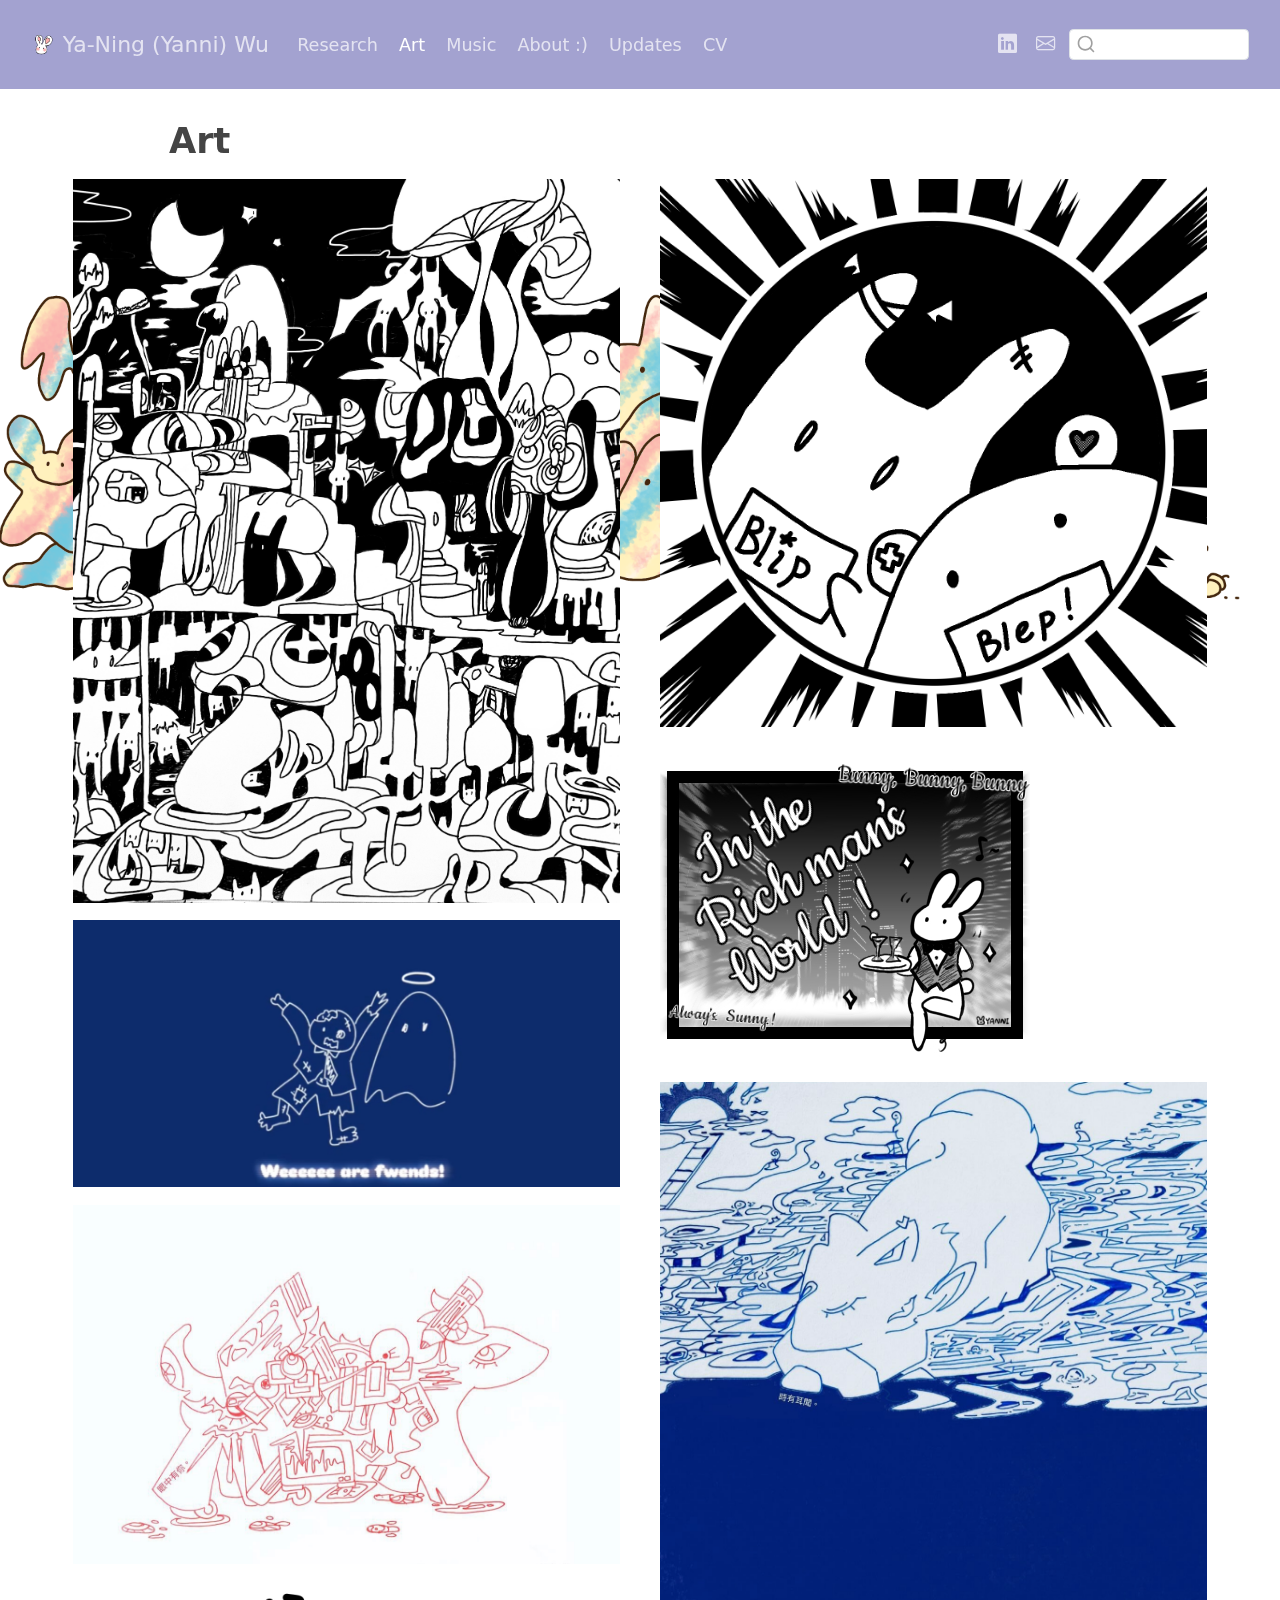
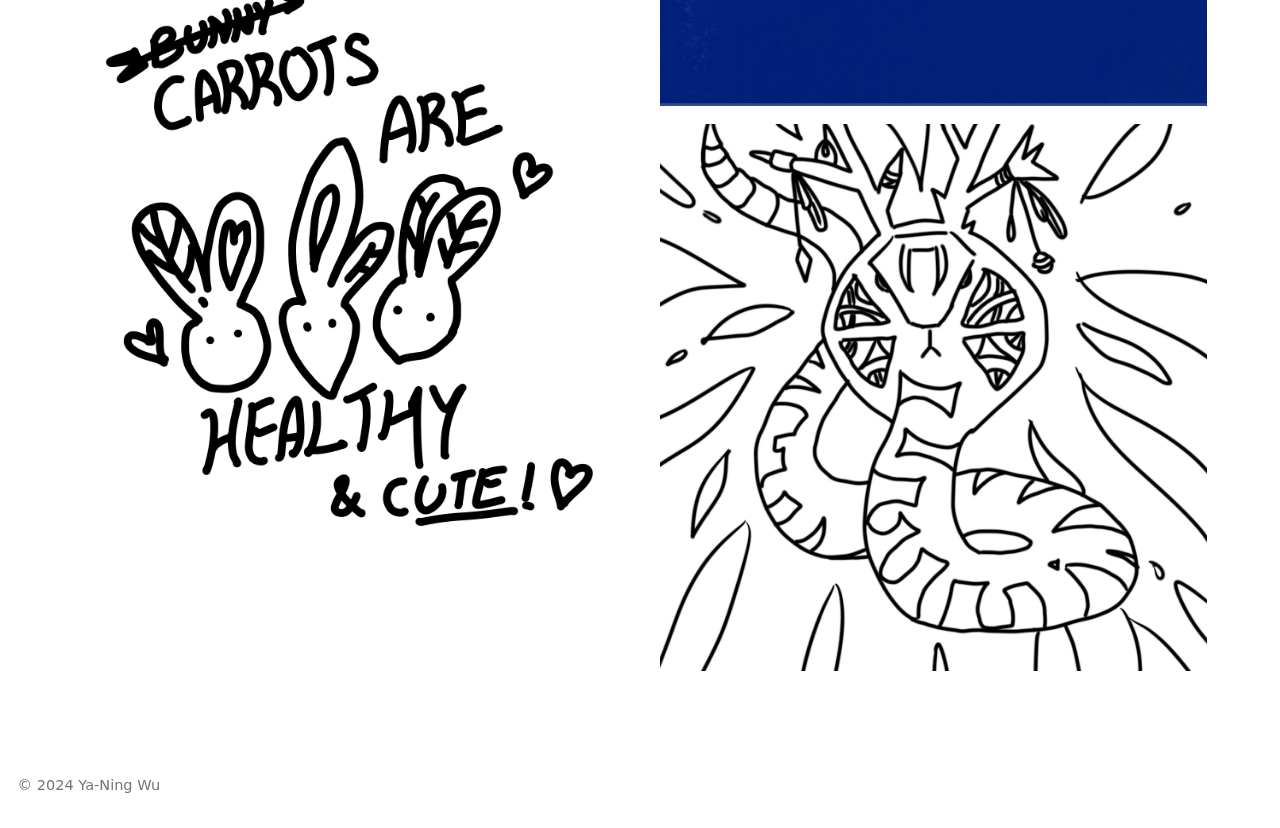
<file: art/index.html>
<!DOCTYPE html>
<html xmlns="http://www.w3.org/1999/xhtml" lang="en" xml:lang="en"><head>

<meta charset="utf-8">
<meta name="generator" content="quarto-1.5.53">

<meta name="viewport" content="width=device-width, initial-scale=1.0, user-scalable=yes">


<title>Art – Ya-Ning (Yanni) Wu</title>
<style>
code{white-space: pre-wrap;}
span.smallcaps{font-variant: small-caps;}
div.columns{display: flex; gap: min(4vw, 1.5em);}
div.column{flex: auto; overflow-x: auto;}
div.hanging-indent{margin-left: 1.5em; text-indent: -1.5em;}
ul.task-list{list-style: none;}
ul.task-list li input[type="checkbox"] {
  width: 0.8em;
  margin: 0 0.8em 0.2em -1em; /* quarto-specific, see https://github.com/quarto-dev/quarto-cli/issues/4556 */ 
  vertical-align: middle;
}
</style>


<script src="../site_libs/quarto-nav/quarto-nav.js"></script>
<script src="../site_libs/clipboard/clipboard.min.js"></script>
<script src="../site_libs/quarto-search/autocomplete.umd.js"></script>
<script src="../site_libs/quarto-search/fuse.min.js"></script>
<script src="../site_libs/quarto-search/quarto-search.js"></script>
<meta name="quarto:offset" content="../">
<link href="../img/bun.png" rel="icon" type="image/png">
<script src="../site_libs/quarto-html/quarto.js"></script>
<script src="../site_libs/quarto-html/popper.min.js"></script>
<script src="../site_libs/quarto-html/tippy.umd.min.js"></script>
<script src="../site_libs/quarto-html/anchor.min.js"></script>
<link href="../site_libs/quarto-html/tippy.css" rel="stylesheet">
<link href="../site_libs/quarto-html/quarto-syntax-highlighting.css" rel="stylesheet" id="quarto-text-highlighting-styles">
<script src="../site_libs/bootstrap/bootstrap.min.js"></script>
<link href="../site_libs/bootstrap/bootstrap-icons.css" rel="stylesheet">
<link href="../site_libs/bootstrap/bootstrap.min.css" rel="stylesheet" id="quarto-bootstrap" data-mode="light">
<script src="../site_libs/quarto-contrib/glightbox/glightbox.min.js"></script>
<link href="../site_libs/quarto-contrib/glightbox/glightbox.min.css" rel="stylesheet">
<link href="../site_libs/quarto-contrib/glightbox/lightbox.css" rel="stylesheet">
<script id="quarto-search-options" type="application/json">{
  "location": "navbar",
  "copy-button": false,
  "collapse-after": 3,
  "panel-placement": "end",
  "type": "textbox",
  "limit": 50,
  "keyboard-shortcut": [
    "f",
    "/",
    "s"
  ],
  "language": {
    "search-no-results-text": "No results",
    "search-matching-documents-text": "matching documents",
    "search-copy-link-title": "Copy link to search",
    "search-hide-matches-text": "Hide additional matches",
    "search-more-match-text": "more match in this document",
    "search-more-matches-text": "more matches in this document",
    "search-clear-button-title": "Clear",
    "search-text-placeholder": "",
    "search-detached-cancel-button-title": "Cancel",
    "search-submit-button-title": "Submit",
    "search-label": "Search"
  }
}</script>
<style>html{ scroll-behavior: smooth; }</style>


<link rel="stylesheet" href="../styles.css">
</head>

<body class="nav-fixed">

<div id="quarto-search-results"></div>
  <header id="quarto-header" class="headroom fixed-top">
    <nav class="navbar navbar-expand-lg " data-bs-theme="dark">
      <div class="navbar-container container-fluid">
      <div class="navbar-brand-container mx-auto">
    <a href="../index.html" class="navbar-brand navbar-brand-logo">
    <img src="../img/bun.png" alt="" class="navbar-logo">
    </a>
    <a class="navbar-brand" href="../index.html">
    <span class="navbar-title">Ya-Ning (Yanni) Wu</span>
    </a>
  </div>
            <div id="quarto-search" class="" title="Search"></div>
          <button class="navbar-toggler" type="button" data-bs-toggle="collapse" data-bs-target="#navbarCollapse" aria-controls="navbarCollapse" role="menu" aria-expanded="false" aria-label="Toggle navigation" onclick="if (window.quartoToggleHeadroom) { window.quartoToggleHeadroom(); }">
  <span class="navbar-toggler-icon"></span>
</button>
          <div class="collapse navbar-collapse" id="navbarCollapse">
            <ul class="navbar-nav navbar-nav-scroll me-auto">
  <li class="nav-item">
    <a class="nav-link" href="../research/index.html"> 
<span class="menu-text">Research</span></a>
  </li>  
  <li class="nav-item">
    <a class="nav-link active" href="../art/index.html" aria-current="page"> 
<span class="menu-text">Art</span></a>
  </li>  
  <li class="nav-item">
    <a class="nav-link" href="../music/index.html"> 
<span class="menu-text">Music</span></a>
  </li>  
  <li class="nav-item">
    <a class="nav-link" href="../about/index.html"> 
<span class="menu-text">About :)</span></a>
  </li>  
  <li class="nav-item">
    <a class="nav-link" href="../updates/index.html"> 
<span class="menu-text">Updates</span></a>
  </li>  
  <li class="nav-item">
    <a class="nav-link" href="../cv/index.html"> 
<span class="menu-text">CV</span></a>
  </li>  
</ul>
            <ul class="navbar-nav navbar-nav-scroll ms-auto">
  <li class="nav-item compact">
    <a class="nav-link" href="https://www.linkedin.com/in/ya-ning-wu-82887113a/"> <i class="bi bi-linkedin" role="img">
</i> 
<span class="menu-text"></span></a>
  </li>  
  <li class="nav-item compact">
    <a class="nav-link" href="../yaninw1@uci.edu"> <i class="bi bi-envelope" role="img" aria-label="email">
</i> 
<span class="menu-text"></span></a>
  </li>  
</ul>
          </div> <!-- /navcollapse -->
            <div class="quarto-navbar-tools">
</div>
      </div> <!-- /container-fluid -->
    </nav>
</header>
<!-- content -->
<div id="quarto-content" class="quarto-container page-columns page-rows-contents page-layout-article page-navbar">
<!-- sidebar -->
<!-- margin-sidebar -->
    <div id="quarto-margin-sidebar" class="sidebar margin-sidebar zindex-bottom">
        
    </div>
<!-- main -->
<main class="content page-columns page-full" id="quarto-document-content">

<header id="title-block-header" class="quarto-title-block default">
<div class="quarto-title">
<h1 class="title">Art</h1>
</div>



<div class="quarto-title-meta">

    
  
    
  </div>
  


</header>


<style>

body {
  content: "";
  background-image: url("../img/blip_fam_noBG.PNG");
  width: 100%;
  height: 100%;
  background-size: contain;
  background-repeat: no-repeat;
  background-position: center;
  background-attachment: fixed;
}

</style>
<div class="column-page">
<div class="columns">
<div class="column" style="padding-right: 20px;">
<p><a href="collection/bat.jpg" class="lightbox" data-gallery="quarto-lightbox-gallery-1"><img src="collection/bat.jpg" class="img-fluid"></a></p>
<p><a href="collection/fwend.jpg" class="lightbox" data-gallery="quarto-lightbox-gallery-2"><img src="collection/fwend.jpg" class="img-fluid"></a></p>
<p><a href="collection/all_eyes.jpg" class="lightbox" data-gallery="quarto-lightbox-gallery-3"><img src="collection/all_eyes.jpg" class="img-fluid"></a></p>
<p><a href="collection/carrotBun.jpg" class="lightbox" data-gallery="quarto-lightbox-gallery-4"><img src="collection/carrotBun.jpg" class="img-fluid"></a></p>
</div><div class="column" style="padding-left: 20px;">
<p><a href="collection/blip_head.jpg" class="lightbox" data-gallery="quarto-lightbox-gallery-5"><img src="collection/blip_head.jpg" class="img-fluid"></a></p>
<p><a href="collection/richBun.jpg" class="lightbox" data-gallery="quarto-lightbox-gallery-6"><img src="collection/richBun.jpg" class="img-fluid"></a></p>
<p><a href="collection/all_ears.jpg" class="lightbox" data-gallery="quarto-lightbox-gallery-7"><img src="collection/all_ears.jpg" class="img-fluid"></a></p>
<p><a href="collection/snekBG.jpg" class="lightbox" data-gallery="quarto-lightbox-gallery-8"><img src="collection/snekBG.jpg" class="img-fluid"></a></p>
</div>
</div>
</div>



</main> <!-- /main -->
<script id="quarto-html-after-body" type="application/javascript">
window.document.addEventListener("DOMContentLoaded", function (event) {
  const toggleBodyColorMode = (bsSheetEl) => {
    const mode = bsSheetEl.getAttribute("data-mode");
    const bodyEl = window.document.querySelector("body");
    if (mode === "dark") {
      bodyEl.classList.add("quarto-dark");
      bodyEl.classList.remove("quarto-light");
    } else {
      bodyEl.classList.add("quarto-light");
      bodyEl.classList.remove("quarto-dark");
    }
  }
  const toggleBodyColorPrimary = () => {
    const bsSheetEl = window.document.querySelector("link#quarto-bootstrap");
    if (bsSheetEl) {
      toggleBodyColorMode(bsSheetEl);
    }
  }
  toggleBodyColorPrimary();  
  const icon = "";
  const anchorJS = new window.AnchorJS();
  anchorJS.options = {
    placement: 'right',
    icon: icon
  };
  anchorJS.add('.anchored');
  const isCodeAnnotation = (el) => {
    for (const clz of el.classList) {
      if (clz.startsWith('code-annotation-')) {                     
        return true;
      }
    }
    return false;
  }
  const onCopySuccess = function(e) {
    // button target
    const button = e.trigger;
    // don't keep focus
    button.blur();
    // flash "checked"
    button.classList.add('code-copy-button-checked');
    var currentTitle = button.getAttribute("title");
    button.setAttribute("title", "Copied!");
    let tooltip;
    if (window.bootstrap) {
      button.setAttribute("data-bs-toggle", "tooltip");
      button.setAttribute("data-bs-placement", "left");
      button.setAttribute("data-bs-title", "Copied!");
      tooltip = new bootstrap.Tooltip(button, 
        { trigger: "manual", 
          customClass: "code-copy-button-tooltip",
          offset: [0, -8]});
      tooltip.show();    
    }
    setTimeout(function() {
      if (tooltip) {
        tooltip.hide();
        button.removeAttribute("data-bs-title");
        button.removeAttribute("data-bs-toggle");
        button.removeAttribute("data-bs-placement");
      }
      button.setAttribute("title", currentTitle);
      button.classList.remove('code-copy-button-checked');
    }, 1000);
    // clear code selection
    e.clearSelection();
  }
  const getTextToCopy = function(trigger) {
      const codeEl = trigger.previousElementSibling.cloneNode(true);
      for (const childEl of codeEl.children) {
        if (isCodeAnnotation(childEl)) {
          childEl.remove();
        }
      }
      return codeEl.innerText;
  }
  const clipboard = new window.ClipboardJS('.code-copy-button:not([data-in-quarto-modal])', {
    text: getTextToCopy
  });
  clipboard.on('success', onCopySuccess);
  if (window.document.getElementById('quarto-embedded-source-code-modal')) {
    // For code content inside modals, clipBoardJS needs to be initialized with a container option
    // TODO: Check when it could be a function (https://github.com/zenorocha/clipboard.js/issues/860)
    const clipboardModal = new window.ClipboardJS('.code-copy-button[data-in-quarto-modal]', {
      text: getTextToCopy,
      container: window.document.getElementById('quarto-embedded-source-code-modal')
    });
    clipboardModal.on('success', onCopySuccess);
  }
    var localhostRegex = new RegExp(/^(?:http|https):\/\/localhost\:?[0-9]*\//);
    var mailtoRegex = new RegExp(/^mailto:/);
      var filterRegex = new RegExp('/' + window.location.host + '/');
    var isInternal = (href) => {
        return filterRegex.test(href) || localhostRegex.test(href) || mailtoRegex.test(href);
    }
    // Inspect non-navigation links and adorn them if external
 	var links = window.document.querySelectorAll('a[href]:not(.nav-link):not(.navbar-brand):not(.toc-action):not(.sidebar-link):not(.sidebar-item-toggle):not(.pagination-link):not(.no-external):not([aria-hidden]):not(.dropdown-item):not(.quarto-navigation-tool):not(.about-link)');
    for (var i=0; i<links.length; i++) {
      const link = links[i];
      if (!isInternal(link.href)) {
        // undo the damage that might have been done by quarto-nav.js in the case of
        // links that we want to consider external
        if (link.dataset.originalHref !== undefined) {
          link.href = link.dataset.originalHref;
        }
      }
    }
  function tippyHover(el, contentFn, onTriggerFn, onUntriggerFn) {
    const config = {
      allowHTML: true,
      maxWidth: 500,
      delay: 100,
      arrow: false,
      appendTo: function(el) {
          return el.parentElement;
      },
      interactive: true,
      interactiveBorder: 10,
      theme: 'quarto',
      placement: 'bottom-start',
    };
    if (contentFn) {
      config.content = contentFn;
    }
    if (onTriggerFn) {
      config.onTrigger = onTriggerFn;
    }
    if (onUntriggerFn) {
      config.onUntrigger = onUntriggerFn;
    }
    window.tippy(el, config); 
  }
  const noterefs = window.document.querySelectorAll('a[role="doc-noteref"]');
  for (var i=0; i<noterefs.length; i++) {
    const ref = noterefs[i];
    tippyHover(ref, function() {
      // use id or data attribute instead here
      let href = ref.getAttribute('data-footnote-href') || ref.getAttribute('href');
      try { href = new URL(href).hash; } catch {}
      const id = href.replace(/^#\/?/, "");
      const note = window.document.getElementById(id);
      if (note) {
        return note.innerHTML;
      } else {
        return "";
      }
    });
  }
  const xrefs = window.document.querySelectorAll('a.quarto-xref');
  const processXRef = (id, note) => {
    // Strip column container classes
    const stripColumnClz = (el) => {
      el.classList.remove("page-full", "page-columns");
      if (el.children) {
        for (const child of el.children) {
          stripColumnClz(child);
        }
      }
    }
    stripColumnClz(note)
    if (id === null || id.startsWith('sec-')) {
      // Special case sections, only their first couple elements
      const container = document.createElement("div");
      if (note.children && note.children.length > 2) {
        container.appendChild(note.children[0].cloneNode(true));
        for (let i = 1; i < note.children.length; i++) {
          const child = note.children[i];
          if (child.tagName === "P" && child.innerText === "") {
            continue;
          } else {
            container.appendChild(child.cloneNode(true));
            break;
          }
        }
        if (window.Quarto?.typesetMath) {
          window.Quarto.typesetMath(container);
        }
        return container.innerHTML
      } else {
        if (window.Quarto?.typesetMath) {
          window.Quarto.typesetMath(note);
        }
        return note.innerHTML;
      }
    } else {
      // Remove any anchor links if they are present
      const anchorLink = note.querySelector('a.anchorjs-link');
      if (anchorLink) {
        anchorLink.remove();
      }
      if (window.Quarto?.typesetMath) {
        window.Quarto.typesetMath(note);
      }
      // TODO in 1.5, we should make sure this works without a callout special case
      if (note.classList.contains("callout")) {
        return note.outerHTML;
      } else {
        return note.innerHTML;
      }
    }
  }
  for (var i=0; i<xrefs.length; i++) {
    const xref = xrefs[i];
    tippyHover(xref, undefined, function(instance) {
      instance.disable();
      let url = xref.getAttribute('href');
      let hash = undefined; 
      if (url.startsWith('#')) {
        hash = url;
      } else {
        try { hash = new URL(url).hash; } catch {}
      }
      if (hash) {
        const id = hash.replace(/^#\/?/, "");
        const note = window.document.getElementById(id);
        if (note !== null) {
          try {
            const html = processXRef(id, note.cloneNode(true));
            instance.setContent(html);
          } finally {
            instance.enable();
            instance.show();
          }
        } else {
          // See if we can fetch this
          fetch(url.split('#')[0])
          .then(res => res.text())
          .then(html => {
            const parser = new DOMParser();
            const htmlDoc = parser.parseFromString(html, "text/html");
            const note = htmlDoc.getElementById(id);
            if (note !== null) {
              const html = processXRef(id, note);
              instance.setContent(html);
            } 
          }).finally(() => {
            instance.enable();
            instance.show();
          });
        }
      } else {
        // See if we can fetch a full url (with no hash to target)
        // This is a special case and we should probably do some content thinning / targeting
        fetch(url)
        .then(res => res.text())
        .then(html => {
          const parser = new DOMParser();
          const htmlDoc = parser.parseFromString(html, "text/html");
          const note = htmlDoc.querySelector('main.content');
          if (note !== null) {
            // This should only happen for chapter cross references
            // (since there is no id in the URL)
            // remove the first header
            if (note.children.length > 0 && note.children[0].tagName === "HEADER") {
              note.children[0].remove();
            }
            const html = processXRef(null, note);
            instance.setContent(html);
          } 
        }).finally(() => {
          instance.enable();
          instance.show();
        });
      }
    }, function(instance) {
    });
  }
      let selectedAnnoteEl;
      const selectorForAnnotation = ( cell, annotation) => {
        let cellAttr = 'data-code-cell="' + cell + '"';
        let lineAttr = 'data-code-annotation="' +  annotation + '"';
        const selector = 'span[' + cellAttr + '][' + lineAttr + ']';
        return selector;
      }
      const selectCodeLines = (annoteEl) => {
        const doc = window.document;
        const targetCell = annoteEl.getAttribute("data-target-cell");
        const targetAnnotation = annoteEl.getAttribute("data-target-annotation");
        const annoteSpan = window.document.querySelector(selectorForAnnotation(targetCell, targetAnnotation));
        const lines = annoteSpan.getAttribute("data-code-lines").split(",");
        const lineIds = lines.map((line) => {
          return targetCell + "-" + line;
        })
        let top = null;
        let height = null;
        let parent = null;
        if (lineIds.length > 0) {
            //compute the position of the single el (top and bottom and make a div)
            const el = window.document.getElementById(lineIds[0]);
            top = el.offsetTop;
            height = el.offsetHeight;
            parent = el.parentElement.parentElement;
          if (lineIds.length > 1) {
            const lastEl = window.document.getElementById(lineIds[lineIds.length - 1]);
            const bottom = lastEl.offsetTop + lastEl.offsetHeight;
            height = bottom - top;
          }
          if (top !== null && height !== null && parent !== null) {
            // cook up a div (if necessary) and position it 
            let div = window.document.getElementById("code-annotation-line-highlight");
            if (div === null) {
              div = window.document.createElement("div");
              div.setAttribute("id", "code-annotation-line-highlight");
              div.style.position = 'absolute';
              parent.appendChild(div);
            }
            div.style.top = top - 2 + "px";
            div.style.height = height + 4 + "px";
            div.style.left = 0;
            let gutterDiv = window.document.getElementById("code-annotation-line-highlight-gutter");
            if (gutterDiv === null) {
              gutterDiv = window.document.createElement("div");
              gutterDiv.setAttribute("id", "code-annotation-line-highlight-gutter");
              gutterDiv.style.position = 'absolute';
              const codeCell = window.document.getElementById(targetCell);
              const gutter = codeCell.querySelector('.code-annotation-gutter');
              gutter.appendChild(gutterDiv);
            }
            gutterDiv.style.top = top - 2 + "px";
            gutterDiv.style.height = height + 4 + "px";
          }
          selectedAnnoteEl = annoteEl;
        }
      };
      const unselectCodeLines = () => {
        const elementsIds = ["code-annotation-line-highlight", "code-annotation-line-highlight-gutter"];
        elementsIds.forEach((elId) => {
          const div = window.document.getElementById(elId);
          if (div) {
            div.remove();
          }
        });
        selectedAnnoteEl = undefined;
      };
        // Handle positioning of the toggle
    window.addEventListener(
      "resize",
      throttle(() => {
        elRect = undefined;
        if (selectedAnnoteEl) {
          selectCodeLines(selectedAnnoteEl);
        }
      }, 10)
    );
    function throttle(fn, ms) {
    let throttle = false;
    let timer;
      return (...args) => {
        if(!throttle) { // first call gets through
            fn.apply(this, args);
            throttle = true;
        } else { // all the others get throttled
            if(timer) clearTimeout(timer); // cancel #2
            timer = setTimeout(() => {
              fn.apply(this, args);
              timer = throttle = false;
            }, ms);
        }
      };
    }
      // Attach click handler to the DT
      const annoteDls = window.document.querySelectorAll('dt[data-target-cell]');
      for (const annoteDlNode of annoteDls) {
        annoteDlNode.addEventListener('click', (event) => {
          const clickedEl = event.target;
          if (clickedEl !== selectedAnnoteEl) {
            unselectCodeLines();
            const activeEl = window.document.querySelector('dt[data-target-cell].code-annotation-active');
            if (activeEl) {
              activeEl.classList.remove('code-annotation-active');
            }
            selectCodeLines(clickedEl);
            clickedEl.classList.add('code-annotation-active');
          } else {
            // Unselect the line
            unselectCodeLines();
            clickedEl.classList.remove('code-annotation-active');
          }
        });
      }
  const findCites = (el) => {
    const parentEl = el.parentElement;
    if (parentEl) {
      const cites = parentEl.dataset.cites;
      if (cites) {
        return {
          el,
          cites: cites.split(' ')
        };
      } else {
        return findCites(el.parentElement)
      }
    } else {
      return undefined;
    }
  };
  var bibliorefs = window.document.querySelectorAll('a[role="doc-biblioref"]');
  for (var i=0; i<bibliorefs.length; i++) {
    const ref = bibliorefs[i];
    const citeInfo = findCites(ref);
    if (citeInfo) {
      tippyHover(citeInfo.el, function() {
        var popup = window.document.createElement('div');
        citeInfo.cites.forEach(function(cite) {
          var citeDiv = window.document.createElement('div');
          citeDiv.classList.add('hanging-indent');
          citeDiv.classList.add('csl-entry');
          var biblioDiv = window.document.getElementById('ref-' + cite);
          if (biblioDiv) {
            citeDiv.innerHTML = biblioDiv.innerHTML;
          }
          popup.appendChild(citeDiv);
        });
        return popup.innerHTML;
      });
    }
  }
});
</script>
</div> <!-- /content -->
<footer class="footer">
  <div class="nav-footer">
    <div class="nav-footer-left">
<p><span class="faux-block">© 2024 Ya-Ning Wu</span></p>
</div>   
    <div class="nav-footer-center">
      &nbsp;
    </div>
    <div class="nav-footer-right">
      &nbsp;
    </div>
  </div>
</footer>
<script>var lightboxQuarto = GLightbox({"openEffect":"zoom","selector":".lightbox","closeEffect":"zoom","loop":false,"descPosition":"bottom"});
(function() {
  let previousOnload = window.onload;
  window.onload = () => {
    if (previousOnload) {
      previousOnload();
    }
    lightboxQuarto.on('slide_before_load', (data) => {
      const { slideIndex, slideNode, slideConfig, player, trigger } = data;
      const href = trigger.getAttribute('href');
      if (href !== null) {
        const imgEl = window.document.querySelector(`a[href="${href}"] img`);
        if (imgEl !== null) {
          const srcAttr = imgEl.getAttribute("src");
          if (srcAttr && srcAttr.startsWith("data:")) {
            slideConfig.href = srcAttr;
          }
        }
      } 
    });
  
    lightboxQuarto.on('slide_after_load', (data) => {
      const { slideIndex, slideNode, slideConfig, player, trigger } = data;
      if (window.Quarto?.typesetMath) {
        window.Quarto.typesetMath(slideNode);
      }
    });
  
  };
  
})();
          </script>




<script src="../site_libs/quarto-html/zenscroll-min.js"></script>
</body></html>
</file>
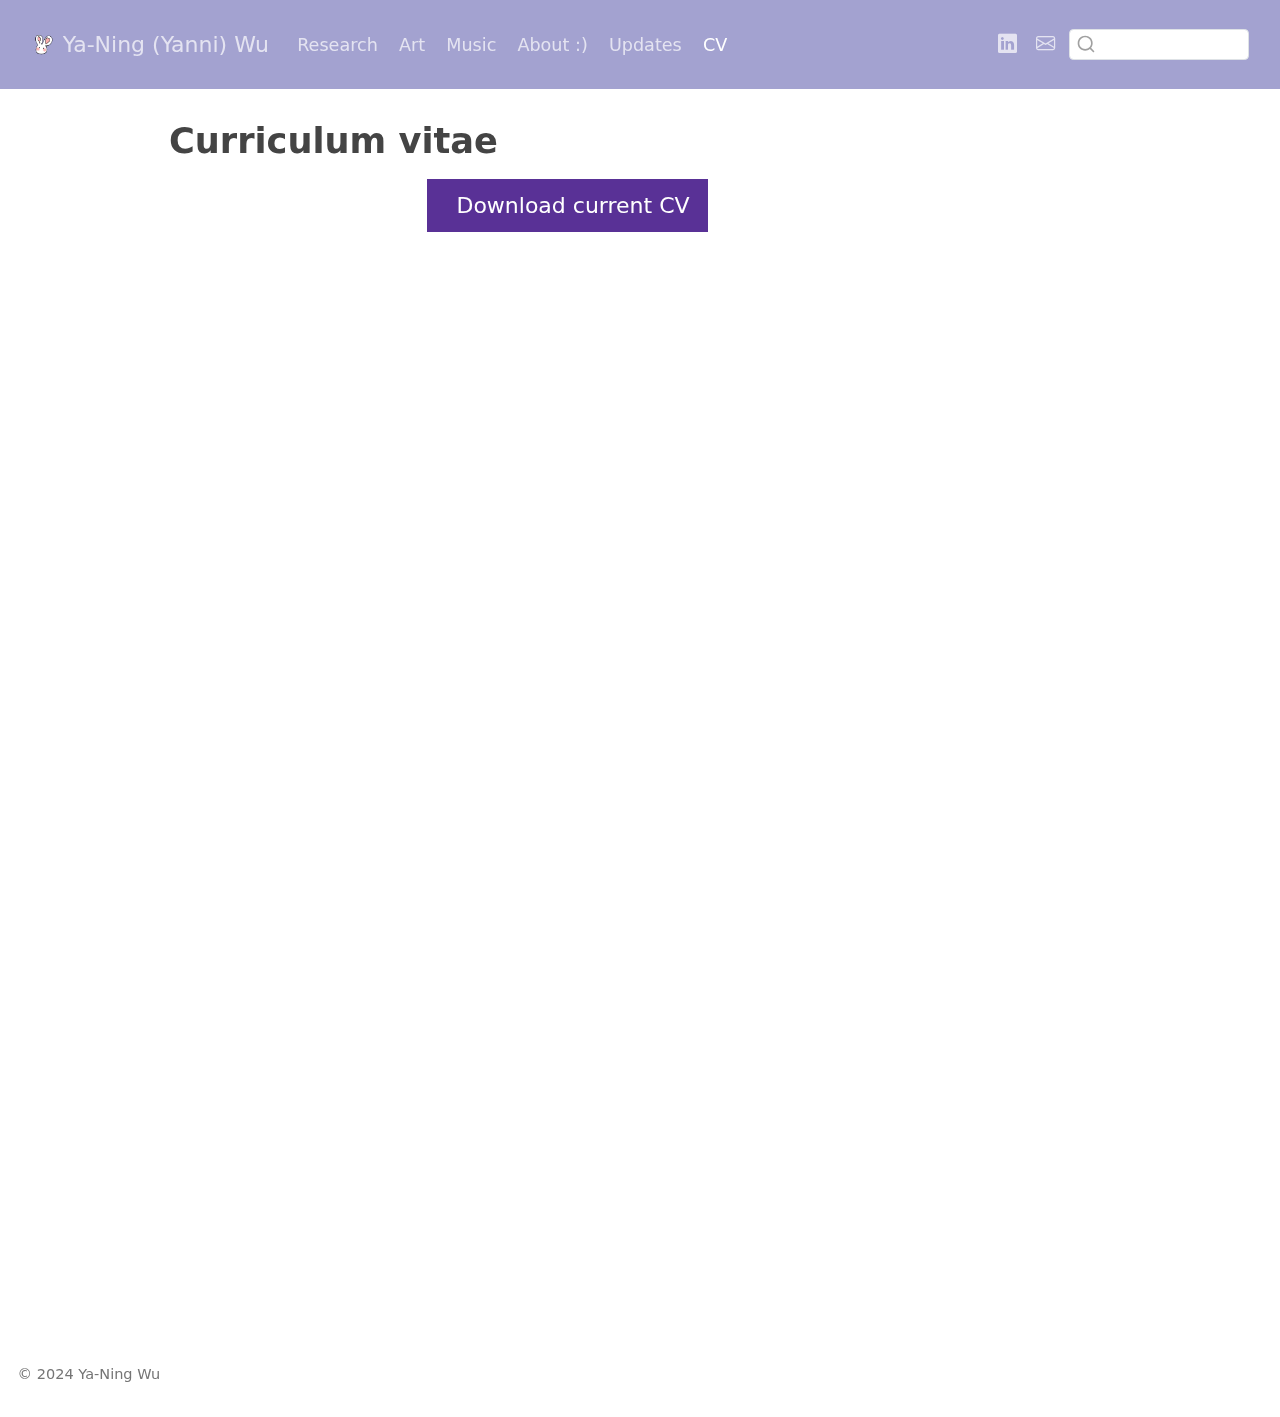
<file: cv/index.html>
<!DOCTYPE html>
<html xmlns="http://www.w3.org/1999/xhtml" lang="en" xml:lang="en"><head>
<meta http-equiv="Content-Type" content="text/html; charset=UTF-8">
<meta charset="utf-8">
<meta name="generator" content="quarto-1.5.53">
<meta name="viewport" content="width=device-width, initial-scale=1.0, user-scalable=yes">
<title>Curriculum vitae – Ya-Ning (Yanni) Wu</title>
<style>
code{white-space: pre-wrap;}
span.smallcaps{font-variant: small-caps;}
div.columns{display: flex; gap: min(4vw, 1.5em);}
div.column{flex: auto; overflow-x: auto;}
div.hanging-indent{margin-left: 1.5em; text-indent: -1.5em;}
ul.task-list{list-style: none;}
ul.task-list li input[type="checkbox"] {
  width: 0.8em;
  margin: 0 0.8em 0.2em -1em; /* quarto-specific, see https://github.com/quarto-dev/quarto-cli/issues/4556 */ 
  vertical-align: middle;
}
</style>

<script src="../site_libs/quarto-nav/quarto-nav.js"></script>
<script src="../site_libs/clipboard/clipboard.min.js"></script>
<script src="../site_libs/quarto-search/autocomplete.umd.js"></script>
<script src="../site_libs/quarto-search/fuse.min.js"></script>
<script src="../site_libs/quarto-search/quarto-search.js"></script>
<meta name="quarto:offset" content="../">
<link href="../img/bun.png" rel="icon" type="image/png">
<script src="../site_libs/quarto-html/quarto.js"></script>
<script src="../site_libs/quarto-html/popper.min.js"></script>
<script src="../site_libs/quarto-html/tippy.umd.min.js"></script>
<script src="../site_libs/quarto-html/anchor.min.js"></script>
<link href="../site_libs/quarto-html/tippy.css" rel="stylesheet">
<link href="../site_libs/quarto-html/quarto-syntax-highlighting.css" rel="stylesheet" id="quarto-text-highlighting-styles">
<script src="../site_libs/bootstrap/bootstrap.min.js"></script>
<link href="../site_libs/bootstrap/bootstrap-icons.css" rel="stylesheet">
<link href="../site_libs/bootstrap/bootstrap.min.css" rel="stylesheet" id="quarto-bootstrap" data-mode="light"><script id="quarto-search-options" type="application/json">{
  "location": "navbar",
  "copy-button": false,
  "collapse-after": 3,
  "panel-placement": "end",
  "type": "textbox",
  "limit": 50,
  "keyboard-shortcut": [
    "f",
    "/",
    "s"
  ],
  "language": {
    "search-no-results-text": "No results",
    "search-matching-documents-text": "matching documents",
    "search-copy-link-title": "Copy link to search",
    "search-hide-matches-text": "Hide additional matches",
    "search-more-match-text": "more match in this document",
    "search-more-matches-text": "more matches in this document",
    "search-clear-button-title": "Clear",
    "search-text-placeholder": "",
    "search-detached-cancel-button-title": "Cancel",
    "search-submit-button-title": "Submit",
    "search-label": "Search"
  }
}</script><style>html{ scroll-behavior: smooth; }</style>
<link rel="stylesheet" href="../styles.css">
</head>
<body class="nav-fixed">

<div id="quarto-search-results"></div>
  <header id="quarto-header" class="headroom fixed-top"><nav class="navbar navbar-expand-lg " data-bs-theme="dark"><div class="navbar-container container-fluid">
      <div class="navbar-brand-container mx-auto">
    <a href="../index.html" class="navbar-brand navbar-brand-logo">
    <img src="../img/bun.png" alt="" class="navbar-logo"></a>
    <a class="navbar-brand" href="../index.html">
    <span class="navbar-title">Ya-Ning (Yanni) Wu</span>
    </a>
  </div>
            <div id="quarto-search" class="" title="Search"></div>
          <button class="navbar-toggler" type="button" data-bs-toggle="collapse" data-bs-target="#navbarCollapse" aria-controls="navbarCollapse" role="menu" aria-expanded="false" aria-label="Toggle navigation" onclick="if (window.quartoToggleHeadroom) { window.quartoToggleHeadroom(); }">
  <span class="navbar-toggler-icon"></span>
</button>
          <div class="collapse navbar-collapse" id="navbarCollapse">
            <ul class="navbar-nav navbar-nav-scroll me-auto">
<li class="nav-item">
    <a class="nav-link" href="../research/index.html"> 
<span class="menu-text">Research</span></a>
  </li>  
  <li class="nav-item">
    <a class="nav-link" href="../art/index.html"> 
<span class="menu-text">Art</span></a>
  </li>  
  <li class="nav-item">
    <a class="nav-link" href="../music/index.html"> 
<span class="menu-text">Music</span></a>
  </li>  
  <li class="nav-item">
    <a class="nav-link" href="../about/index.html"> 
<span class="menu-text">About :)</span></a>
  </li>  
  <li class="nav-item">
    <a class="nav-link" href="../updates/index.html"> 
<span class="menu-text">Updates</span></a>
  </li>  
  <li class="nav-item">
    <a class="nav-link active" href="../cv/index.html" aria-current="page"> 
<span class="menu-text">CV</span></a>
  </li>  
</ul>
<ul class="navbar-nav navbar-nav-scroll ms-auto">
<li class="nav-item compact">
    <a class="nav-link" href="https://www.linkedin.com/in/ya-ning-wu-82887113a/"> <i class="bi bi-linkedin" role="img">
</i> 
<span class="menu-text"></span></a>
  </li>  
  <li class="nav-item compact">
    <a class="nav-link" href="../yaninw1@uci.edu"> <i class="bi bi-envelope" role="img" aria-label="email">
</i> 
<span class="menu-text"></span></a>
  </li>  
</ul>
</div> <!-- /navcollapse -->
            <div class="quarto-navbar-tools">
</div>
      </div> <!-- /container-fluid -->
    </nav></header><!-- content --><div id="quarto-content" class="quarto-container page-columns page-rows-contents page-layout-article page-navbar">
<!-- sidebar -->
<!-- margin-sidebar -->
    <div id="quarto-margin-sidebar" class="sidebar margin-sidebar zindex-bottom">
        
    </div>
<!-- main -->
<main class="content" id="quarto-document-content"><header id="title-block-header" class="quarto-title-block default"><div class="quarto-title">
<h1 class="title">Curriculum vitae</h1>
</div>



<div class="quarto-title-meta">

    
  
    
  </div>
  


</header><div class="cell">
<style type="text/css">
.embed-container {
    position: relative;
    padding-bottom: 129%;
    height: 0;
    overflow: hidden;
    max-width: 100%;
}
.embed-container iframe,
.embed-container object,
.embed-container embed {
    position: absolute;
    top: 0;
    left: 0;
    width: 100%;
    height: 100%;
}
</style>
</div>
<p class="text-center">
  <a class="btn btn-primary btn-lg cv-download" href="cv2.pdf" target="_blank">
    <i class="fa-solid fa-file-arrow-down"></i> Download current CV
  </a>
</p>
<div class="embed-container">
  <iframe src="cv2.pdf#toolbar=0" style="border: 0.5px;width: 100%;"></iframe>
</div>



</main><!-- /main --><script id="quarto-html-after-body" type="application/javascript">
window.document.addEventListener("DOMContentLoaded", function (event) {
  const toggleBodyColorMode = (bsSheetEl) => {
    const mode = bsSheetEl.getAttribute("data-mode");
    const bodyEl = window.document.querySelector("body");
    if (mode === "dark") {
      bodyEl.classList.add("quarto-dark");
      bodyEl.classList.remove("quarto-light");
    } else {
      bodyEl.classList.add("quarto-light");
      bodyEl.classList.remove("quarto-dark");
    }
  }
  const toggleBodyColorPrimary = () => {
    const bsSheetEl = window.document.querySelector("link#quarto-bootstrap");
    if (bsSheetEl) {
      toggleBodyColorMode(bsSheetEl);
    }
  }
  toggleBodyColorPrimary();  
  const icon = "";
  const anchorJS = new window.AnchorJS();
  anchorJS.options = {
    placement: 'right',
    icon: icon
  };
  anchorJS.add('.anchored');
  const isCodeAnnotation = (el) => {
    for (const clz of el.classList) {
      if (clz.startsWith('code-annotation-')) {                     
        return true;
      }
    }
    return false;
  }
  const onCopySuccess = function(e) {
    // button target
    const button = e.trigger;
    // don't keep focus
    button.blur();
    // flash "checked"
    button.classList.add('code-copy-button-checked');
    var currentTitle = button.getAttribute("title");
    button.setAttribute("title", "Copied!");
    let tooltip;
    if (window.bootstrap) {
      button.setAttribute("data-bs-toggle", "tooltip");
      button.setAttribute("data-bs-placement", "left");
      button.setAttribute("data-bs-title", "Copied!");
      tooltip = new bootstrap.Tooltip(button, 
        { trigger: "manual", 
          customClass: "code-copy-button-tooltip",
          offset: [0, -8]});
      tooltip.show();    
    }
    setTimeout(function() {
      if (tooltip) {
        tooltip.hide();
        button.removeAttribute("data-bs-title");
        button.removeAttribute("data-bs-toggle");
        button.removeAttribute("data-bs-placement");
      }
      button.setAttribute("title", currentTitle);
      button.classList.remove('code-copy-button-checked');
    }, 1000);
    // clear code selection
    e.clearSelection();
  }
  const getTextToCopy = function(trigger) {
      const codeEl = trigger.previousElementSibling.cloneNode(true);
      for (const childEl of codeEl.children) {
        if (isCodeAnnotation(childEl)) {
          childEl.remove();
        }
      }
      return codeEl.innerText;
  }
  const clipboard = new window.ClipboardJS('.code-copy-button:not([data-in-quarto-modal])', {
    text: getTextToCopy
  });
  clipboard.on('success', onCopySuccess);
  if (window.document.getElementById('quarto-embedded-source-code-modal')) {
    // For code content inside modals, clipBoardJS needs to be initialized with a container option
    // TODO: Check when it could be a function (https://github.com/zenorocha/clipboard.js/issues/860)
    const clipboardModal = new window.ClipboardJS('.code-copy-button[data-in-quarto-modal]', {
      text: getTextToCopy,
      container: window.document.getElementById('quarto-embedded-source-code-modal')
    });
    clipboardModal.on('success', onCopySuccess);
  }
    var localhostRegex = new RegExp(/^(?:http|https):\/\/localhost\:?[0-9]*\//);
    var mailtoRegex = new RegExp(/^mailto:/);
      var filterRegex = new RegExp('/' + window.location.host + '/');
    var isInternal = (href) => {
        return filterRegex.test(href) || localhostRegex.test(href) || mailtoRegex.test(href);
    }
    // Inspect non-navigation links and adorn them if external
 	var links = window.document.querySelectorAll('a[href]:not(.nav-link):not(.navbar-brand):not(.toc-action):not(.sidebar-link):not(.sidebar-item-toggle):not(.pagination-link):not(.no-external):not([aria-hidden]):not(.dropdown-item):not(.quarto-navigation-tool):not(.about-link)');
    for (var i=0; i<links.length; i++) {
      const link = links[i];
      if (!isInternal(link.href)) {
        // undo the damage that might have been done by quarto-nav.js in the case of
        // links that we want to consider external
        if (link.dataset.originalHref !== undefined) {
          link.href = link.dataset.originalHref;
        }
      }
    }
  function tippyHover(el, contentFn, onTriggerFn, onUntriggerFn) {
    const config = {
      allowHTML: true,
      maxWidth: 500,
      delay: 100,
      arrow: false,
      appendTo: function(el) {
          return el.parentElement;
      },
      interactive: true,
      interactiveBorder: 10,
      theme: 'quarto',
      placement: 'bottom-start',
    };
    if (contentFn) {
      config.content = contentFn;
    }
    if (onTriggerFn) {
      config.onTrigger = onTriggerFn;
    }
    if (onUntriggerFn) {
      config.onUntrigger = onUntriggerFn;
    }
    window.tippy(el, config); 
  }
  const noterefs = window.document.querySelectorAll('a[role="doc-noteref"]');
  for (var i=0; i<noterefs.length; i++) {
    const ref = noterefs[i];
    tippyHover(ref, function() {
      // use id or data attribute instead here
      let href = ref.getAttribute('data-footnote-href') || ref.getAttribute('href');
      try { href = new URL(href).hash; } catch {}
      const id = href.replace(/^#\/?/, "");
      const note = window.document.getElementById(id);
      if (note) {
        return note.innerHTML;
      } else {
        return "";
      }
    });
  }
  const xrefs = window.document.querySelectorAll('a.quarto-xref');
  const processXRef = (id, note) => {
    // Strip column container classes
    const stripColumnClz = (el) => {
      el.classList.remove("page-full", "page-columns");
      if (el.children) {
        for (const child of el.children) {
          stripColumnClz(child);
        }
      }
    }
    stripColumnClz(note)
    if (id === null || id.startsWith('sec-')) {
      // Special case sections, only their first couple elements
      const container = document.createElement("div");
      if (note.children && note.children.length > 2) {
        container.appendChild(note.children[0].cloneNode(true));
        for (let i = 1; i < note.children.length; i++) {
          const child = note.children[i];
          if (child.tagName === "P" && child.innerText === "") {
            continue;
          } else {
            container.appendChild(child.cloneNode(true));
            break;
          }
        }
        if (window.Quarto?.typesetMath) {
          window.Quarto.typesetMath(container);
        }
        return container.innerHTML
      } else {
        if (window.Quarto?.typesetMath) {
          window.Quarto.typesetMath(note);
        }
        return note.innerHTML;
      }
    } else {
      // Remove any anchor links if they are present
      const anchorLink = note.querySelector('a.anchorjs-link');
      if (anchorLink) {
        anchorLink.remove();
      }
      if (window.Quarto?.typesetMath) {
        window.Quarto.typesetMath(note);
      }
      // TODO in 1.5, we should make sure this works without a callout special case
      if (note.classList.contains("callout")) {
        return note.outerHTML;
      } else {
        return note.innerHTML;
      }
    }
  }
  for (var i=0; i<xrefs.length; i++) {
    const xref = xrefs[i];
    tippyHover(xref, undefined, function(instance) {
      instance.disable();
      let url = xref.getAttribute('href');
      let hash = undefined; 
      if (url.startsWith('#')) {
        hash = url;
      } else {
        try { hash = new URL(url).hash; } catch {}
      }
      if (hash) {
        const id = hash.replace(/^#\/?/, "");
        const note = window.document.getElementById(id);
        if (note !== null) {
          try {
            const html = processXRef(id, note.cloneNode(true));
            instance.setContent(html);
          } finally {
            instance.enable();
            instance.show();
          }
        } else {
          // See if we can fetch this
          fetch(url.split('#')[0])
          .then(res => res.text())
          .then(html => {
            const parser = new DOMParser();
            const htmlDoc = parser.parseFromString(html, "text/html");
            const note = htmlDoc.getElementById(id);
            if (note !== null) {
              const html = processXRef(id, note);
              instance.setContent(html);
            } 
          }).finally(() => {
            instance.enable();
            instance.show();
          });
        }
      } else {
        // See if we can fetch a full url (with no hash to target)
        // This is a special case and we should probably do some content thinning / targeting
        fetch(url)
        .then(res => res.text())
        .then(html => {
          const parser = new DOMParser();
          const htmlDoc = parser.parseFromString(html, "text/html");
          const note = htmlDoc.querySelector('main.content');
          if (note !== null) {
            // This should only happen for chapter cross references
            // (since there is no id in the URL)
            // remove the first header
            if (note.children.length > 0 && note.children[0].tagName === "HEADER") {
              note.children[0].remove();
            }
            const html = processXRef(null, note);
            instance.setContent(html);
          } 
        }).finally(() => {
          instance.enable();
          instance.show();
        });
      }
    }, function(instance) {
    });
  }
      let selectedAnnoteEl;
      const selectorForAnnotation = ( cell, annotation) => {
        let cellAttr = 'data-code-cell="' + cell + '"';
        let lineAttr = 'data-code-annotation="' +  annotation + '"';
        const selector = 'span[' + cellAttr + '][' + lineAttr + ']';
        return selector;
      }
      const selectCodeLines = (annoteEl) => {
        const doc = window.document;
        const targetCell = annoteEl.getAttribute("data-target-cell");
        const targetAnnotation = annoteEl.getAttribute("data-target-annotation");
        const annoteSpan = window.document.querySelector(selectorForAnnotation(targetCell, targetAnnotation));
        const lines = annoteSpan.getAttribute("data-code-lines").split(",");
        const lineIds = lines.map((line) => {
          return targetCell + "-" + line;
        })
        let top = null;
        let height = null;
        let parent = null;
        if (lineIds.length > 0) {
            //compute the position of the single el (top and bottom and make a div)
            const el = window.document.getElementById(lineIds[0]);
            top = el.offsetTop;
            height = el.offsetHeight;
            parent = el.parentElement.parentElement;
          if (lineIds.length > 1) {
            const lastEl = window.document.getElementById(lineIds[lineIds.length - 1]);
            const bottom = lastEl.offsetTop + lastEl.offsetHeight;
            height = bottom - top;
          }
          if (top !== null && height !== null && parent !== null) {
            // cook up a div (if necessary) and position it 
            let div = window.document.getElementById("code-annotation-line-highlight");
            if (div === null) {
              div = window.document.createElement("div");
              div.setAttribute("id", "code-annotation-line-highlight");
              div.style.position = 'absolute';
              parent.appendChild(div);
            }
            div.style.top = top - 2 + "px";
            div.style.height = height + 4 + "px";
            div.style.left = 0;
            let gutterDiv = window.document.getElementById("code-annotation-line-highlight-gutter");
            if (gutterDiv === null) {
              gutterDiv = window.document.createElement("div");
              gutterDiv.setAttribute("id", "code-annotation-line-highlight-gutter");
              gutterDiv.style.position = 'absolute';
              const codeCell = window.document.getElementById(targetCell);
              const gutter = codeCell.querySelector('.code-annotation-gutter');
              gutter.appendChild(gutterDiv);
            }
            gutterDiv.style.top = top - 2 + "px";
            gutterDiv.style.height = height + 4 + "px";
          }
          selectedAnnoteEl = annoteEl;
        }
      };
      const unselectCodeLines = () => {
        const elementsIds = ["code-annotation-line-highlight", "code-annotation-line-highlight-gutter"];
        elementsIds.forEach((elId) => {
          const div = window.document.getElementById(elId);
          if (div) {
            div.remove();
          }
        });
        selectedAnnoteEl = undefined;
      };
        // Handle positioning of the toggle
    window.addEventListener(
      "resize",
      throttle(() => {
        elRect = undefined;
        if (selectedAnnoteEl) {
          selectCodeLines(selectedAnnoteEl);
        }
      }, 10)
    );
    function throttle(fn, ms) {
    let throttle = false;
    let timer;
      return (...args) => {
        if(!throttle) { // first call gets through
            fn.apply(this, args);
            throttle = true;
        } else { // all the others get throttled
            if(timer) clearTimeout(timer); // cancel #2
            timer = setTimeout(() => {
              fn.apply(this, args);
              timer = throttle = false;
            }, ms);
        }
      };
    }
      // Attach click handler to the DT
      const annoteDls = window.document.querySelectorAll('dt[data-target-cell]');
      for (const annoteDlNode of annoteDls) {
        annoteDlNode.addEventListener('click', (event) => {
          const clickedEl = event.target;
          if (clickedEl !== selectedAnnoteEl) {
            unselectCodeLines();
            const activeEl = window.document.querySelector('dt[data-target-cell].code-annotation-active');
            if (activeEl) {
              activeEl.classList.remove('code-annotation-active');
            }
            selectCodeLines(clickedEl);
            clickedEl.classList.add('code-annotation-active');
          } else {
            // Unselect the line
            unselectCodeLines();
            clickedEl.classList.remove('code-annotation-active');
          }
        });
      }
  const findCites = (el) => {
    const parentEl = el.parentElement;
    if (parentEl) {
      const cites = parentEl.dataset.cites;
      if (cites) {
        return {
          el,
          cites: cites.split(' ')
        };
      } else {
        return findCites(el.parentElement)
      }
    } else {
      return undefined;
    }
  };
  var bibliorefs = window.document.querySelectorAll('a[role="doc-biblioref"]');
  for (var i=0; i<bibliorefs.length; i++) {
    const ref = bibliorefs[i];
    const citeInfo = findCites(ref);
    if (citeInfo) {
      tippyHover(citeInfo.el, function() {
        var popup = window.document.createElement('div');
        citeInfo.cites.forEach(function(cite) {
          var citeDiv = window.document.createElement('div');
          citeDiv.classList.add('hanging-indent');
          citeDiv.classList.add('csl-entry');
          var biblioDiv = window.document.getElementById('ref-' + cite);
          if (biblioDiv) {
            citeDiv.innerHTML = biblioDiv.innerHTML;
          }
          popup.appendChild(citeDiv);
        });
        return popup.innerHTML;
      });
    }
  }
});
</script>
</div> <!-- /content -->
<footer class="footer"><div class="nav-footer">
    <div class="nav-footer-left">
<p><span class="faux-block">© 2024 Ya-Ning Wu</span></p>
</div>   
    <div class="nav-footer-center">
      &nbsp;
    </div>
    <div class="nav-footer-right">
      &nbsp;
    </div>
  </div>
</footer>


<script src="../site_libs/quarto-html/zenscroll-min.js"></script>
</body></html>
</file>
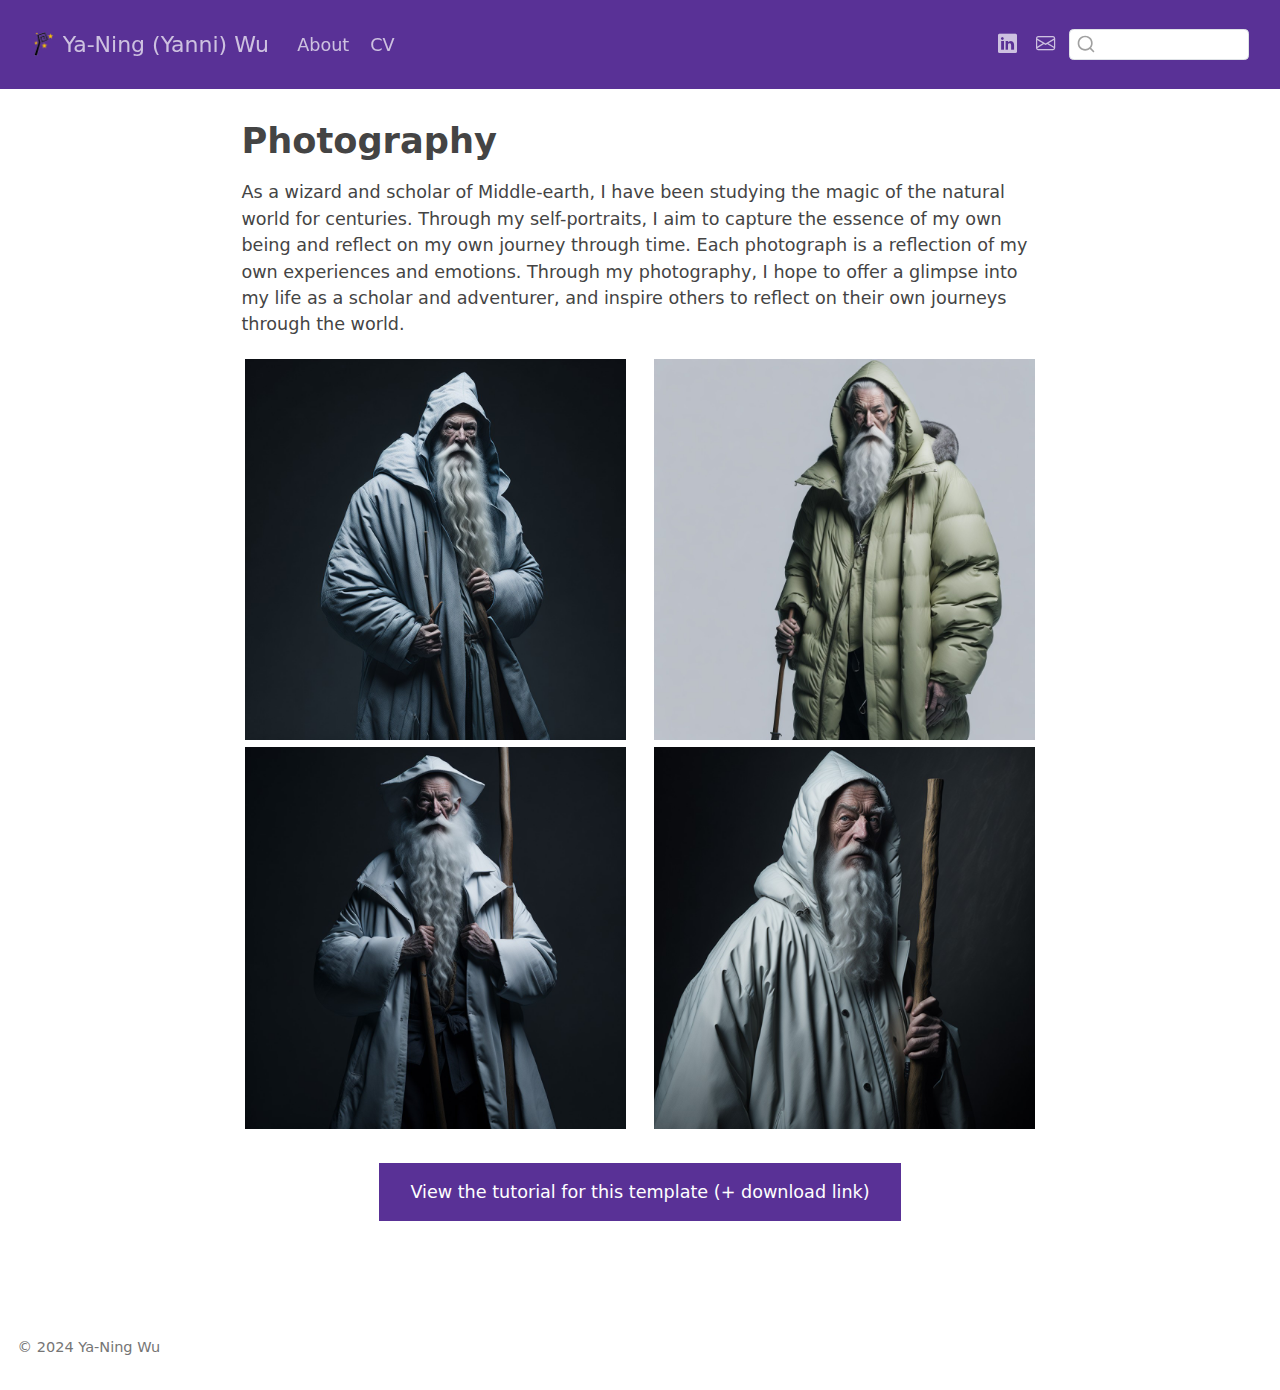
<file: photography/index.html>
<!DOCTYPE html>
<html xmlns="http://www.w3.org/1999/xhtml" lang="en" xml:lang="en"><head>

<meta charset="utf-8">
<meta name="generator" content="quarto-1.5.53">

<meta name="viewport" content="width=device-width, initial-scale=1.0, user-scalable=yes">


<title>Photography – Ya-Ning (Yanni) Wu</title>
<style>
code{white-space: pre-wrap;}
span.smallcaps{font-variant: small-caps;}
div.columns{display: flex; gap: min(4vw, 1.5em);}
div.column{flex: auto; overflow-x: auto;}
div.hanging-indent{margin-left: 1.5em; text-indent: -1.5em;}
ul.task-list{list-style: none;}
ul.task-list li input[type="checkbox"] {
  width: 0.8em;
  margin: 0 0.8em 0.2em -1em; /* quarto-specific, see https://github.com/quarto-dev/quarto-cli/issues/4556 */ 
  vertical-align: middle;
}
</style>


<script src="../site_libs/quarto-nav/quarto-nav.js"></script>
<script src="../site_libs/clipboard/clipboard.min.js"></script>
<script src="../site_libs/quarto-search/autocomplete.umd.js"></script>
<script src="../site_libs/quarto-search/fuse.min.js"></script>
<script src="../site_libs/quarto-search/quarto-search.js"></script>
<meta name="quarto:offset" content="../">
<link href="../img/favicon.png" rel="icon" type="image/png">
<script src="../site_libs/quarto-html/quarto.js"></script>
<script src="../site_libs/quarto-html/popper.min.js"></script>
<script src="../site_libs/quarto-html/tippy.umd.min.js"></script>
<script src="../site_libs/quarto-html/anchor.min.js"></script>
<link href="../site_libs/quarto-html/tippy.css" rel="stylesheet">
<link href="../site_libs/quarto-html/quarto-syntax-highlighting.css" rel="stylesheet" id="quarto-text-highlighting-styles">
<script src="../site_libs/bootstrap/bootstrap.min.js"></script>
<link href="../site_libs/bootstrap/bootstrap-icons.css" rel="stylesheet">
<link href="../site_libs/bootstrap/bootstrap.min.css" rel="stylesheet" id="quarto-bootstrap" data-mode="light">
<script id="quarto-search-options" type="application/json">{
  "location": "navbar",
  "copy-button": false,
  "collapse-after": 3,
  "panel-placement": "end",
  "type": "textbox",
  "limit": 50,
  "keyboard-shortcut": [
    "f",
    "/",
    "s"
  ],
  "language": {
    "search-no-results-text": "No results",
    "search-matching-documents-text": "matching documents",
    "search-copy-link-title": "Copy link to search",
    "search-hide-matches-text": "Hide additional matches",
    "search-more-match-text": "more match in this document",
    "search-more-matches-text": "more matches in this document",
    "search-clear-button-title": "Clear",
    "search-text-placeholder": "",
    "search-detached-cancel-button-title": "Cancel",
    "search-submit-button-title": "Submit",
    "search-label": "Search"
  }
}</script>


</head>

<body class="nav-fixed fullcontent">

<div id="quarto-search-results"></div>
  <header id="quarto-header" class="headroom fixed-top">
    <nav class="navbar navbar-expand-lg " data-bs-theme="dark">
      <div class="navbar-container container-fluid">
      <div class="navbar-brand-container mx-auto">
    <a href="../index.html" class="navbar-brand navbar-brand-logo">
    <img src="../img/logo.png" alt="" class="navbar-logo">
    </a>
    <a class="navbar-brand" href="../index.html">
    <span class="navbar-title">Ya-Ning (Yanni) Wu</span>
    </a>
  </div>
            <div id="quarto-search" class="" title="Search"></div>
          <button class="navbar-toggler" type="button" data-bs-toggle="collapse" data-bs-target="#navbarCollapse" aria-controls="navbarCollapse" role="menu" aria-expanded="false" aria-label="Toggle navigation" onclick="if (window.quartoToggleHeadroom) { window.quartoToggleHeadroom(); }">
  <span class="navbar-toggler-icon"></span>
</button>
          <div class="collapse navbar-collapse" id="navbarCollapse">
            <ul class="navbar-nav navbar-nav-scroll me-auto">
  <li class="nav-item">
    <a class="nav-link" href="../about/index.html"> 
<span class="menu-text">About</span></a>
  </li>  
  <li class="nav-item">
    <a class="nav-link" href="../cv/index.html"> 
<span class="menu-text">CV</span></a>
  </li>  
</ul>
            <ul class="navbar-nav navbar-nav-scroll ms-auto">
  <li class="nav-item compact">
    <a class="nav-link" href="https://www.linkedin.com/in/ya-ning-wu-82887113a/"> <i class="bi bi-linkedin" role="img">
</i> 
<span class="menu-text"></span></a>
  </li>  
  <li class="nav-item compact">
    <a class="nav-link" href="../yaninw1@uci.edu"> <i class="bi bi-envelope" role="img" aria-label="email">
</i> 
<span class="menu-text"></span></a>
  </li>  
</ul>
          </div> <!-- /navcollapse -->
            <div class="quarto-navbar-tools">
</div>
      </div> <!-- /container-fluid -->
    </nav>
</header>
<!-- content -->
<div id="quarto-content" class="quarto-container page-columns page-rows-contents page-layout-article page-navbar">
<!-- sidebar -->
<!-- margin-sidebar -->
    
<!-- main -->
<main class="content" id="quarto-document-content">

<header id="title-block-header" class="quarto-title-block default">
<div class="quarto-title">
<h1 class="title">Photography</h1>
</div>



<div class="quarto-title-meta">

    
  
    
  </div>
  


</header>


<p>As a wizard and scholar of Middle-earth, I have been studying the magic of the natural world for centuries. Through my self-portraits, I aim to capture the essence of my own being and reflect on my own journey through time. Each photograph is a reflection of my own experiences and emotions. Through my photography, I hope to offer a glimpse into my life as a scholar and adventurer, and inspire others to reflect on their own journeys through the world.</p>
<div>

</div>
<div class="quarto-layout-panel" data-layout-ncol="2">
<div class="quarto-layout-row">
<div class="quarto-layout-cell" style="flex-basis: 50.0%;justify-content: center;">
<p><img src="gandalf_image_1.jpg" class="img-fluid"></p>
</div>
<div class="quarto-layout-cell" style="flex-basis: 50.0%;justify-content: center;">
<p><img src="gandalf_image_2.jpg" class="img-fluid"></p>
</div>
</div>
<div class="quarto-layout-row">
<div class="quarto-layout-cell" style="flex-basis: 50.0%;justify-content: center;">
<p><img src="gandalf_image_3.jpg" class="img-fluid"></p>
</div>
<div class="quarto-layout-cell" style="flex-basis: 50.0%;justify-content: center;">
<p><img src="gandalf_image_4.jpg" class="img-fluid"></p>
</div>
</div>
</div>
<div style="margin: 30px; text-align: center;">
<a class="btn btn-primary" href="https://www.marvinschmitt.com/blog/website-tutorial-quarto/" role="button" target="_blank" style="padding: 15px 30px;">View the tutorial for this template (+ download link)</a>
</div>



</main> <!-- /main -->
<script id="quarto-html-after-body" type="application/javascript">
window.document.addEventListener("DOMContentLoaded", function (event) {
  const toggleBodyColorMode = (bsSheetEl) => {
    const mode = bsSheetEl.getAttribute("data-mode");
    const bodyEl = window.document.querySelector("body");
    if (mode === "dark") {
      bodyEl.classList.add("quarto-dark");
      bodyEl.classList.remove("quarto-light");
    } else {
      bodyEl.classList.add("quarto-light");
      bodyEl.classList.remove("quarto-dark");
    }
  }
  const toggleBodyColorPrimary = () => {
    const bsSheetEl = window.document.querySelector("link#quarto-bootstrap");
    if (bsSheetEl) {
      toggleBodyColorMode(bsSheetEl);
    }
  }
  toggleBodyColorPrimary();  
  const icon = "";
  const anchorJS = new window.AnchorJS();
  anchorJS.options = {
    placement: 'right',
    icon: icon
  };
  anchorJS.add('.anchored');
  const isCodeAnnotation = (el) => {
    for (const clz of el.classList) {
      if (clz.startsWith('code-annotation-')) {                     
        return true;
      }
    }
    return false;
  }
  const onCopySuccess = function(e) {
    // button target
    const button = e.trigger;
    // don't keep focus
    button.blur();
    // flash "checked"
    button.classList.add('code-copy-button-checked');
    var currentTitle = button.getAttribute("title");
    button.setAttribute("title", "Copied!");
    let tooltip;
    if (window.bootstrap) {
      button.setAttribute("data-bs-toggle", "tooltip");
      button.setAttribute("data-bs-placement", "left");
      button.setAttribute("data-bs-title", "Copied!");
      tooltip = new bootstrap.Tooltip(button, 
        { trigger: "manual", 
          customClass: "code-copy-button-tooltip",
          offset: [0, -8]});
      tooltip.show();    
    }
    setTimeout(function() {
      if (tooltip) {
        tooltip.hide();
        button.removeAttribute("data-bs-title");
        button.removeAttribute("data-bs-toggle");
        button.removeAttribute("data-bs-placement");
      }
      button.setAttribute("title", currentTitle);
      button.classList.remove('code-copy-button-checked');
    }, 1000);
    // clear code selection
    e.clearSelection();
  }
  const getTextToCopy = function(trigger) {
      const codeEl = trigger.previousElementSibling.cloneNode(true);
      for (const childEl of codeEl.children) {
        if (isCodeAnnotation(childEl)) {
          childEl.remove();
        }
      }
      return codeEl.innerText;
  }
  const clipboard = new window.ClipboardJS('.code-copy-button:not([data-in-quarto-modal])', {
    text: getTextToCopy
  });
  clipboard.on('success', onCopySuccess);
  if (window.document.getElementById('quarto-embedded-source-code-modal')) {
    // For code content inside modals, clipBoardJS needs to be initialized with a container option
    // TODO: Check when it could be a function (https://github.com/zenorocha/clipboard.js/issues/860)
    const clipboardModal = new window.ClipboardJS('.code-copy-button[data-in-quarto-modal]', {
      text: getTextToCopy,
      container: window.document.getElementById('quarto-embedded-source-code-modal')
    });
    clipboardModal.on('success', onCopySuccess);
  }
    var localhostRegex = new RegExp(/^(?:http|https):\/\/localhost\:?[0-9]*\//);
    var mailtoRegex = new RegExp(/^mailto:/);
      var filterRegex = new RegExp('/' + window.location.host + '/');
    var isInternal = (href) => {
        return filterRegex.test(href) || localhostRegex.test(href) || mailtoRegex.test(href);
    }
    // Inspect non-navigation links and adorn them if external
 	var links = window.document.querySelectorAll('a[href]:not(.nav-link):not(.navbar-brand):not(.toc-action):not(.sidebar-link):not(.sidebar-item-toggle):not(.pagination-link):not(.no-external):not([aria-hidden]):not(.dropdown-item):not(.quarto-navigation-tool):not(.about-link)');
    for (var i=0; i<links.length; i++) {
      const link = links[i];
      if (!isInternal(link.href)) {
        // undo the damage that might have been done by quarto-nav.js in the case of
        // links that we want to consider external
        if (link.dataset.originalHref !== undefined) {
          link.href = link.dataset.originalHref;
        }
      }
    }
  function tippyHover(el, contentFn, onTriggerFn, onUntriggerFn) {
    const config = {
      allowHTML: true,
      maxWidth: 500,
      delay: 100,
      arrow: false,
      appendTo: function(el) {
          return el.parentElement;
      },
      interactive: true,
      interactiveBorder: 10,
      theme: 'quarto',
      placement: 'bottom-start',
    };
    if (contentFn) {
      config.content = contentFn;
    }
    if (onTriggerFn) {
      config.onTrigger = onTriggerFn;
    }
    if (onUntriggerFn) {
      config.onUntrigger = onUntriggerFn;
    }
    window.tippy(el, config); 
  }
  const noterefs = window.document.querySelectorAll('a[role="doc-noteref"]');
  for (var i=0; i<noterefs.length; i++) {
    const ref = noterefs[i];
    tippyHover(ref, function() {
      // use id or data attribute instead here
      let href = ref.getAttribute('data-footnote-href') || ref.getAttribute('href');
      try { href = new URL(href).hash; } catch {}
      const id = href.replace(/^#\/?/, "");
      const note = window.document.getElementById(id);
      if (note) {
        return note.innerHTML;
      } else {
        return "";
      }
    });
  }
  const xrefs = window.document.querySelectorAll('a.quarto-xref');
  const processXRef = (id, note) => {
    // Strip column container classes
    const stripColumnClz = (el) => {
      el.classList.remove("page-full", "page-columns");
      if (el.children) {
        for (const child of el.children) {
          stripColumnClz(child);
        }
      }
    }
    stripColumnClz(note)
    if (id === null || id.startsWith('sec-')) {
      // Special case sections, only their first couple elements
      const container = document.createElement("div");
      if (note.children && note.children.length > 2) {
        container.appendChild(note.children[0].cloneNode(true));
        for (let i = 1; i < note.children.length; i++) {
          const child = note.children[i];
          if (child.tagName === "P" && child.innerText === "") {
            continue;
          } else {
            container.appendChild(child.cloneNode(true));
            break;
          }
        }
        if (window.Quarto?.typesetMath) {
          window.Quarto.typesetMath(container);
        }
        return container.innerHTML
      } else {
        if (window.Quarto?.typesetMath) {
          window.Quarto.typesetMath(note);
        }
        return note.innerHTML;
      }
    } else {
      // Remove any anchor links if they are present
      const anchorLink = note.querySelector('a.anchorjs-link');
      if (anchorLink) {
        anchorLink.remove();
      }
      if (window.Quarto?.typesetMath) {
        window.Quarto.typesetMath(note);
      }
      // TODO in 1.5, we should make sure this works without a callout special case
      if (note.classList.contains("callout")) {
        return note.outerHTML;
      } else {
        return note.innerHTML;
      }
    }
  }
  for (var i=0; i<xrefs.length; i++) {
    const xref = xrefs[i];
    tippyHover(xref, undefined, function(instance) {
      instance.disable();
      let url = xref.getAttribute('href');
      let hash = undefined; 
      if (url.startsWith('#')) {
        hash = url;
      } else {
        try { hash = new URL(url).hash; } catch {}
      }
      if (hash) {
        const id = hash.replace(/^#\/?/, "");
        const note = window.document.getElementById(id);
        if (note !== null) {
          try {
            const html = processXRef(id, note.cloneNode(true));
            instance.setContent(html);
          } finally {
            instance.enable();
            instance.show();
          }
        } else {
          // See if we can fetch this
          fetch(url.split('#')[0])
          .then(res => res.text())
          .then(html => {
            const parser = new DOMParser();
            const htmlDoc = parser.parseFromString(html, "text/html");
            const note = htmlDoc.getElementById(id);
            if (note !== null) {
              const html = processXRef(id, note);
              instance.setContent(html);
            } 
          }).finally(() => {
            instance.enable();
            instance.show();
          });
        }
      } else {
        // See if we can fetch a full url (with no hash to target)
        // This is a special case and we should probably do some content thinning / targeting
        fetch(url)
        .then(res => res.text())
        .then(html => {
          const parser = new DOMParser();
          const htmlDoc = parser.parseFromString(html, "text/html");
          const note = htmlDoc.querySelector('main.content');
          if (note !== null) {
            // This should only happen for chapter cross references
            // (since there is no id in the URL)
            // remove the first header
            if (note.children.length > 0 && note.children[0].tagName === "HEADER") {
              note.children[0].remove();
            }
            const html = processXRef(null, note);
            instance.setContent(html);
          } 
        }).finally(() => {
          instance.enable();
          instance.show();
        });
      }
    }, function(instance) {
    });
  }
      let selectedAnnoteEl;
      const selectorForAnnotation = ( cell, annotation) => {
        let cellAttr = 'data-code-cell="' + cell + '"';
        let lineAttr = 'data-code-annotation="' +  annotation + '"';
        const selector = 'span[' + cellAttr + '][' + lineAttr + ']';
        return selector;
      }
      const selectCodeLines = (annoteEl) => {
        const doc = window.document;
        const targetCell = annoteEl.getAttribute("data-target-cell");
        const targetAnnotation = annoteEl.getAttribute("data-target-annotation");
        const annoteSpan = window.document.querySelector(selectorForAnnotation(targetCell, targetAnnotation));
        const lines = annoteSpan.getAttribute("data-code-lines").split(",");
        const lineIds = lines.map((line) => {
          return targetCell + "-" + line;
        })
        let top = null;
        let height = null;
        let parent = null;
        if (lineIds.length > 0) {
            //compute the position of the single el (top and bottom and make a div)
            const el = window.document.getElementById(lineIds[0]);
            top = el.offsetTop;
            height = el.offsetHeight;
            parent = el.parentElement.parentElement;
          if (lineIds.length > 1) {
            const lastEl = window.document.getElementById(lineIds[lineIds.length - 1]);
            const bottom = lastEl.offsetTop + lastEl.offsetHeight;
            height = bottom - top;
          }
          if (top !== null && height !== null && parent !== null) {
            // cook up a div (if necessary) and position it 
            let div = window.document.getElementById("code-annotation-line-highlight");
            if (div === null) {
              div = window.document.createElement("div");
              div.setAttribute("id", "code-annotation-line-highlight");
              div.style.position = 'absolute';
              parent.appendChild(div);
            }
            div.style.top = top - 2 + "px";
            div.style.height = height + 4 + "px";
            div.style.left = 0;
            let gutterDiv = window.document.getElementById("code-annotation-line-highlight-gutter");
            if (gutterDiv === null) {
              gutterDiv = window.document.createElement("div");
              gutterDiv.setAttribute("id", "code-annotation-line-highlight-gutter");
              gutterDiv.style.position = 'absolute';
              const codeCell = window.document.getElementById(targetCell);
              const gutter = codeCell.querySelector('.code-annotation-gutter');
              gutter.appendChild(gutterDiv);
            }
            gutterDiv.style.top = top - 2 + "px";
            gutterDiv.style.height = height + 4 + "px";
          }
          selectedAnnoteEl = annoteEl;
        }
      };
      const unselectCodeLines = () => {
        const elementsIds = ["code-annotation-line-highlight", "code-annotation-line-highlight-gutter"];
        elementsIds.forEach((elId) => {
          const div = window.document.getElementById(elId);
          if (div) {
            div.remove();
          }
        });
        selectedAnnoteEl = undefined;
      };
        // Handle positioning of the toggle
    window.addEventListener(
      "resize",
      throttle(() => {
        elRect = undefined;
        if (selectedAnnoteEl) {
          selectCodeLines(selectedAnnoteEl);
        }
      }, 10)
    );
    function throttle(fn, ms) {
    let throttle = false;
    let timer;
      return (...args) => {
        if(!throttle) { // first call gets through
            fn.apply(this, args);
            throttle = true;
        } else { // all the others get throttled
            if(timer) clearTimeout(timer); // cancel #2
            timer = setTimeout(() => {
              fn.apply(this, args);
              timer = throttle = false;
            }, ms);
        }
      };
    }
      // Attach click handler to the DT
      const annoteDls = window.document.querySelectorAll('dt[data-target-cell]');
      for (const annoteDlNode of annoteDls) {
        annoteDlNode.addEventListener('click', (event) => {
          const clickedEl = event.target;
          if (clickedEl !== selectedAnnoteEl) {
            unselectCodeLines();
            const activeEl = window.document.querySelector('dt[data-target-cell].code-annotation-active');
            if (activeEl) {
              activeEl.classList.remove('code-annotation-active');
            }
            selectCodeLines(clickedEl);
            clickedEl.classList.add('code-annotation-active');
          } else {
            // Unselect the line
            unselectCodeLines();
            clickedEl.classList.remove('code-annotation-active');
          }
        });
      }
  const findCites = (el) => {
    const parentEl = el.parentElement;
    if (parentEl) {
      const cites = parentEl.dataset.cites;
      if (cites) {
        return {
          el,
          cites: cites.split(' ')
        };
      } else {
        return findCites(el.parentElement)
      }
    } else {
      return undefined;
    }
  };
  var bibliorefs = window.document.querySelectorAll('a[role="doc-biblioref"]');
  for (var i=0; i<bibliorefs.length; i++) {
    const ref = bibliorefs[i];
    const citeInfo = findCites(ref);
    if (citeInfo) {
      tippyHover(citeInfo.el, function() {
        var popup = window.document.createElement('div');
        citeInfo.cites.forEach(function(cite) {
          var citeDiv = window.document.createElement('div');
          citeDiv.classList.add('hanging-indent');
          citeDiv.classList.add('csl-entry');
          var biblioDiv = window.document.getElementById('ref-' + cite);
          if (biblioDiv) {
            citeDiv.innerHTML = biblioDiv.innerHTML;
          }
          popup.appendChild(citeDiv);
        });
        return popup.innerHTML;
      });
    }
  }
});
</script>
</div> <!-- /content -->
<footer class="footer">
  <div class="nav-footer">
    <div class="nav-footer-left">
<p><span class="faux-block">© 2024 Ya-Ning Wu</span></p>
</div>   
    <div class="nav-footer-center">
      &nbsp;
    </div>
    <div class="nav-footer-right">
      &nbsp;
    </div>
  </div>
</footer>




</body></html>
</file>
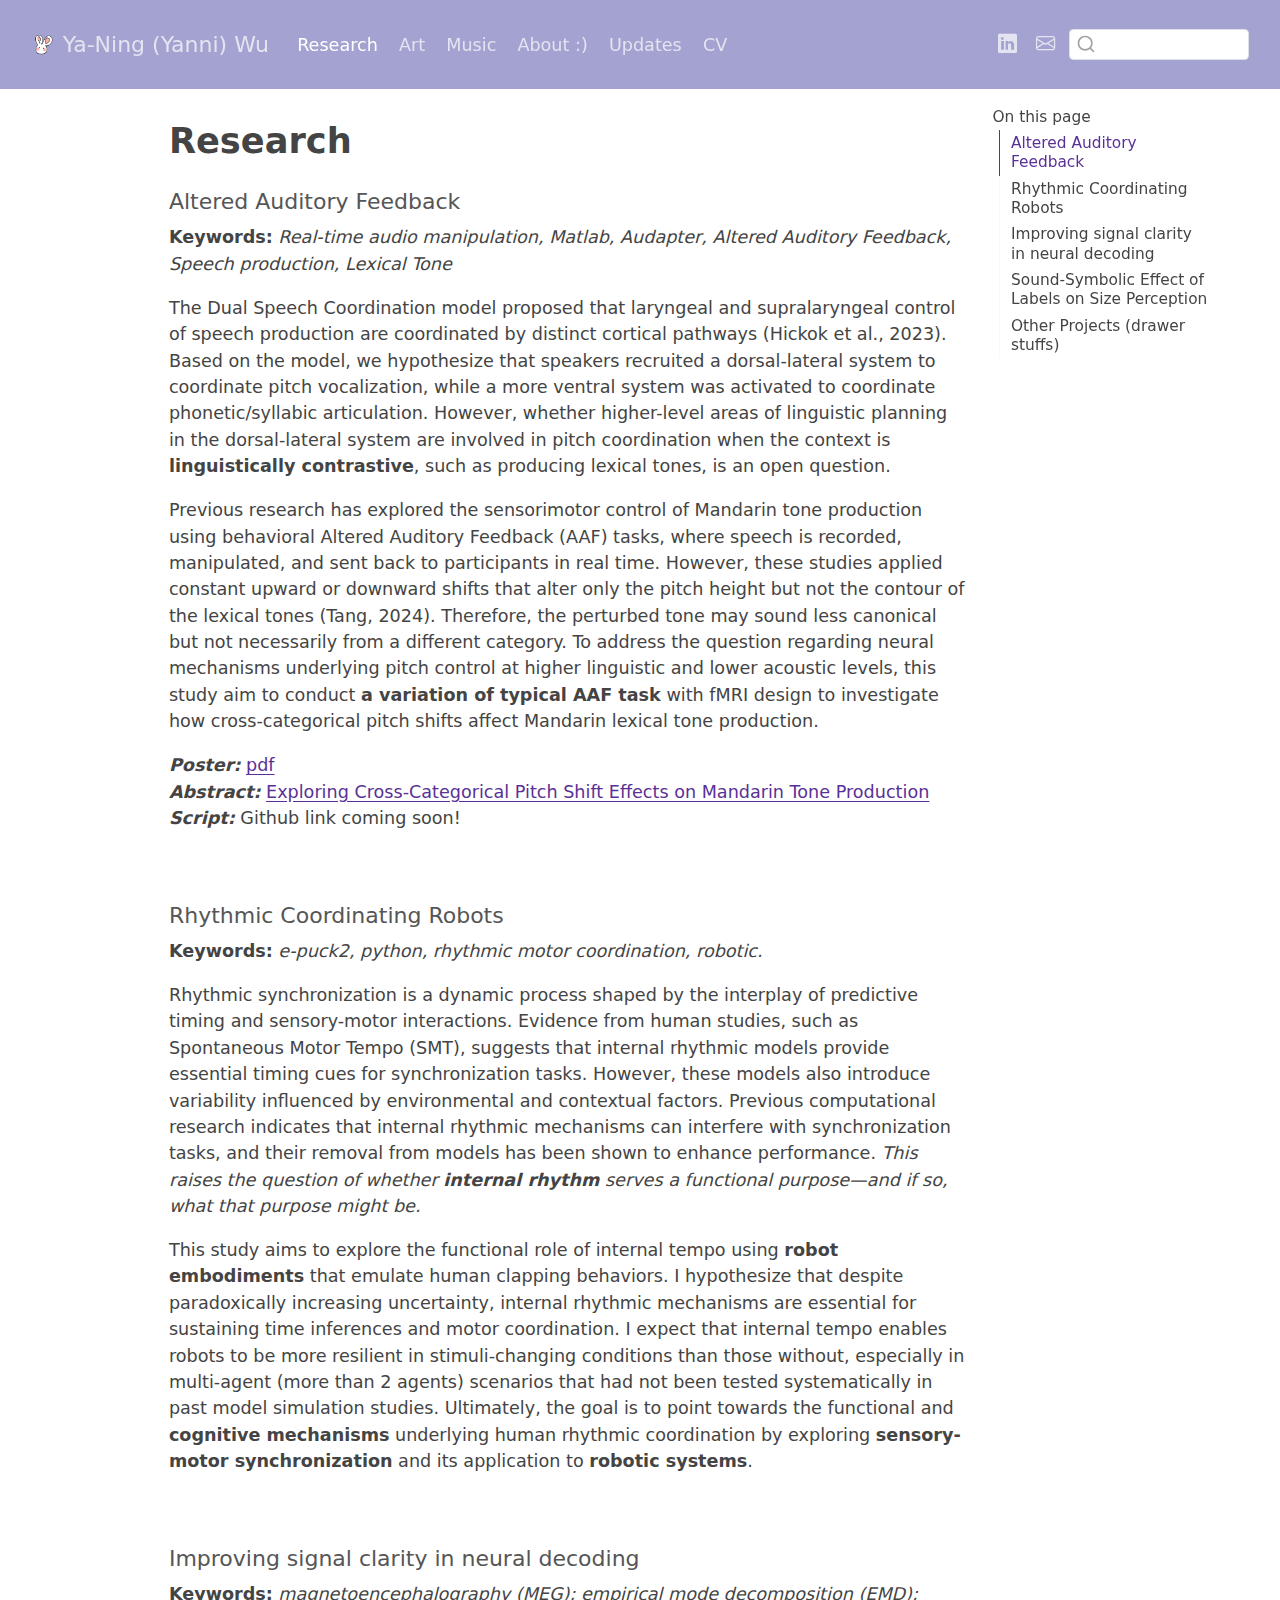
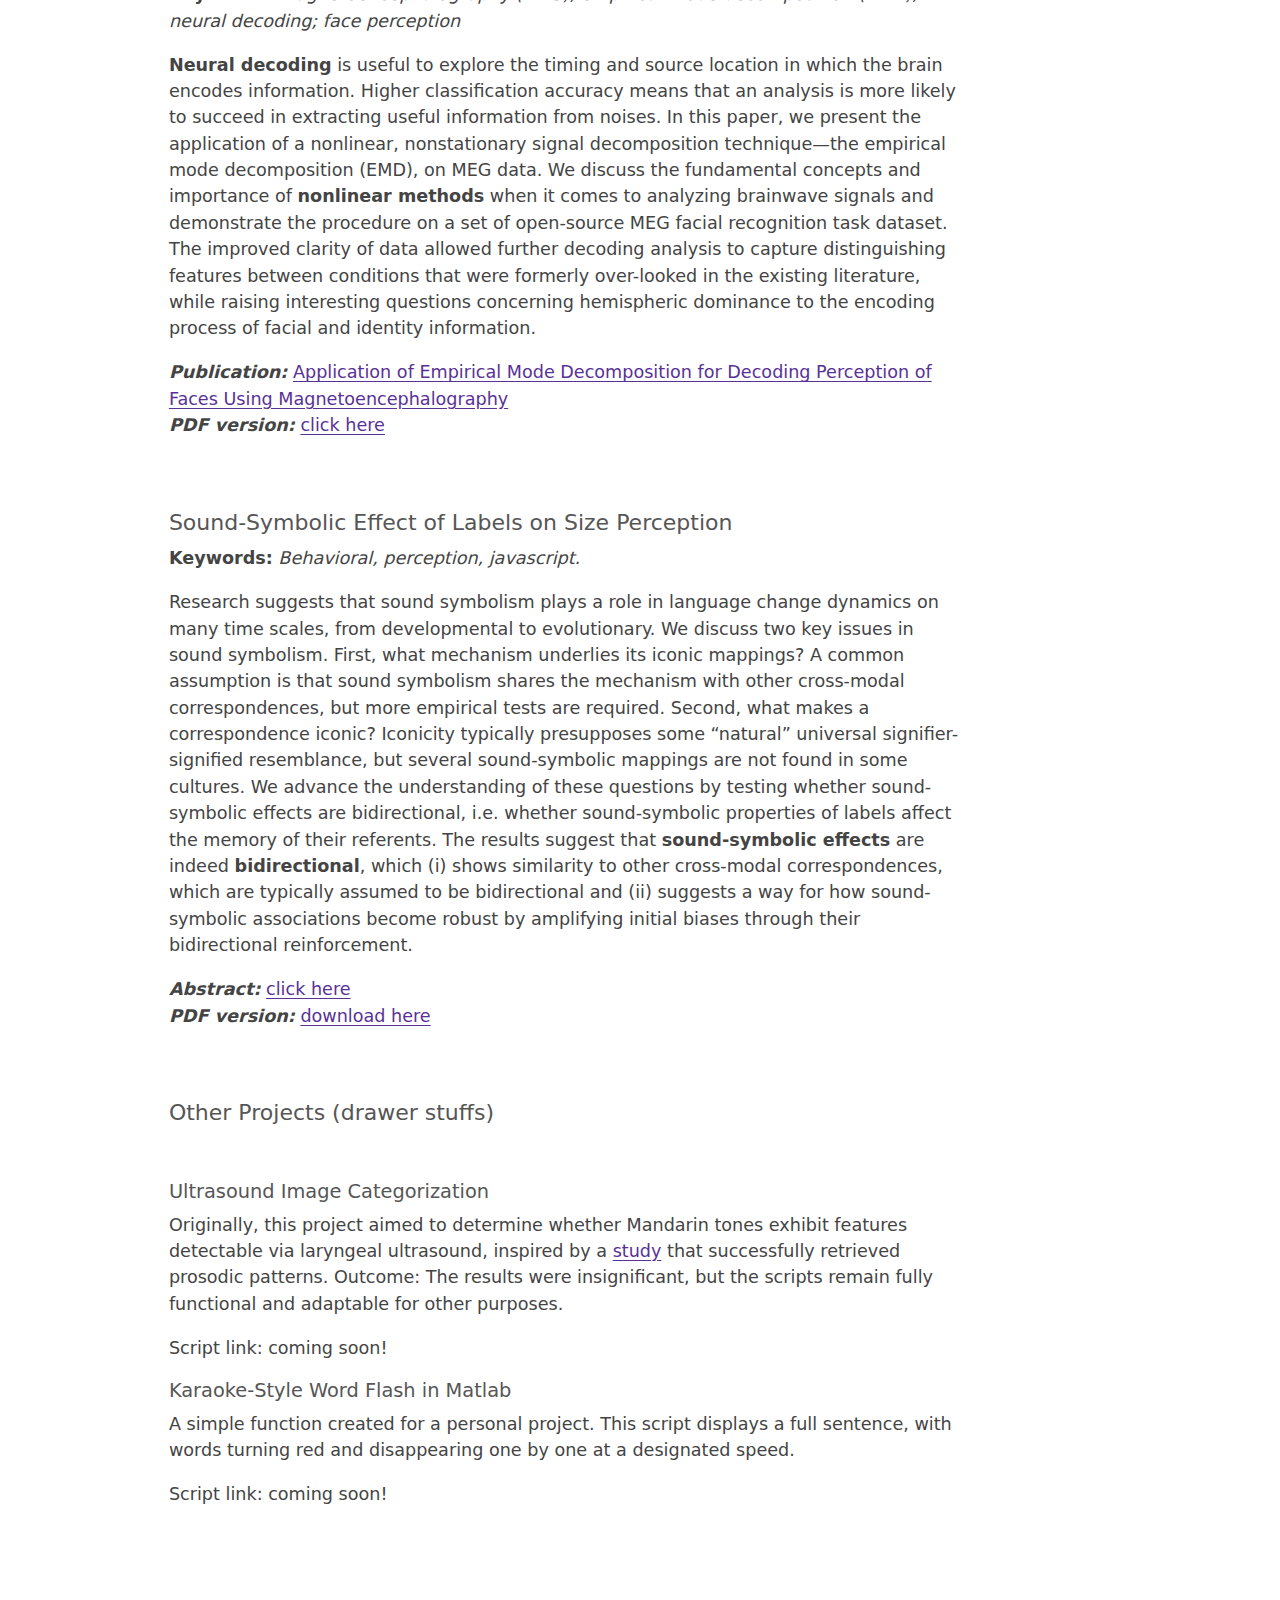
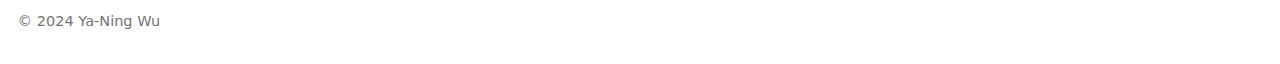
<file: research/index.html>
<!DOCTYPE html>
<html xmlns="http://www.w3.org/1999/xhtml" lang="en" xml:lang="en"><head>

<meta charset="utf-8">
<meta name="generator" content="quarto-1.5.53">

<meta name="viewport" content="width=device-width, initial-scale=1.0, user-scalable=yes">


<title>Research – Ya-Ning (Yanni) Wu</title>
<style>
code{white-space: pre-wrap;}
span.smallcaps{font-variant: small-caps;}
div.columns{display: flex; gap: min(4vw, 1.5em);}
div.column{flex: auto; overflow-x: auto;}
div.hanging-indent{margin-left: 1.5em; text-indent: -1.5em;}
ul.task-list{list-style: none;}
ul.task-list li input[type="checkbox"] {
  width: 0.8em;
  margin: 0 0.8em 0.2em -1em; /* quarto-specific, see https://github.com/quarto-dev/quarto-cli/issues/4556 */ 
  vertical-align: middle;
}
</style>


<script src="../site_libs/quarto-nav/quarto-nav.js"></script>
<script src="../site_libs/clipboard/clipboard.min.js"></script>
<script src="../site_libs/quarto-search/autocomplete.umd.js"></script>
<script src="../site_libs/quarto-search/fuse.min.js"></script>
<script src="../site_libs/quarto-search/quarto-search.js"></script>
<meta name="quarto:offset" content="../">
<link href="../img/bun.png" rel="icon" type="image/png">
<script src="../site_libs/quarto-html/quarto.js"></script>
<script src="../site_libs/quarto-html/popper.min.js"></script>
<script src="../site_libs/quarto-html/tippy.umd.min.js"></script>
<script src="../site_libs/quarto-html/anchor.min.js"></script>
<link href="../site_libs/quarto-html/tippy.css" rel="stylesheet">
<link href="../site_libs/quarto-html/quarto-syntax-highlighting.css" rel="stylesheet" id="quarto-text-highlighting-styles">
<script src="../site_libs/bootstrap/bootstrap.min.js"></script>
<link href="../site_libs/bootstrap/bootstrap-icons.css" rel="stylesheet">
<link href="../site_libs/bootstrap/bootstrap.min.css" rel="stylesheet" id="quarto-bootstrap" data-mode="light">
<script id="quarto-search-options" type="application/json">{
  "location": "navbar",
  "copy-button": false,
  "collapse-after": 3,
  "panel-placement": "end",
  "type": "textbox",
  "limit": 50,
  "keyboard-shortcut": [
    "f",
    "/",
    "s"
  ],
  "language": {
    "search-no-results-text": "No results",
    "search-matching-documents-text": "matching documents",
    "search-copy-link-title": "Copy link to search",
    "search-hide-matches-text": "Hide additional matches",
    "search-more-match-text": "more match in this document",
    "search-more-matches-text": "more matches in this document",
    "search-clear-button-title": "Clear",
    "search-text-placeholder": "",
    "search-detached-cancel-button-title": "Cancel",
    "search-submit-button-title": "Submit",
    "search-label": "Search"
  }
}</script>
<style>html{ scroll-behavior: smooth; }</style>


<link rel="stylesheet" href="../styles.css">
</head>

<body class="nav-fixed">

<div id="quarto-search-results"></div>
  <header id="quarto-header" class="headroom fixed-top">
    <nav class="navbar navbar-expand-lg " data-bs-theme="dark">
      <div class="navbar-container container-fluid">
      <div class="navbar-brand-container mx-auto">
    <a href="../index.html" class="navbar-brand navbar-brand-logo">
    <img src="../img/bun.png" alt="" class="navbar-logo">
    </a>
    <a class="navbar-brand" href="../index.html">
    <span class="navbar-title">Ya-Ning (Yanni) Wu</span>
    </a>
  </div>
            <div id="quarto-search" class="" title="Search"></div>
          <button class="navbar-toggler" type="button" data-bs-toggle="collapse" data-bs-target="#navbarCollapse" aria-controls="navbarCollapse" role="menu" aria-expanded="false" aria-label="Toggle navigation" onclick="if (window.quartoToggleHeadroom) { window.quartoToggleHeadroom(); }">
  <span class="navbar-toggler-icon"></span>
</button>
          <div class="collapse navbar-collapse" id="navbarCollapse">
            <ul class="navbar-nav navbar-nav-scroll me-auto">
  <li class="nav-item">
    <a class="nav-link active" href="../research/index.html" aria-current="page"> 
<span class="menu-text">Research</span></a>
  </li>  
  <li class="nav-item">
    <a class="nav-link" href="../art/index.html"> 
<span class="menu-text">Art</span></a>
  </li>  
  <li class="nav-item">
    <a class="nav-link" href="../music/index.html"> 
<span class="menu-text">Music</span></a>
  </li>  
  <li class="nav-item">
    <a class="nav-link" href="../about/index.html"> 
<span class="menu-text">About :)</span></a>
  </li>  
  <li class="nav-item">
    <a class="nav-link" href="../updates/index.html"> 
<span class="menu-text">Updates</span></a>
  </li>  
  <li class="nav-item">
    <a class="nav-link" href="../cv/index.html"> 
<span class="menu-text">CV</span></a>
  </li>  
</ul>
            <ul class="navbar-nav navbar-nav-scroll ms-auto">
  <li class="nav-item compact">
    <a class="nav-link" href="https://www.linkedin.com/in/ya-ning-wu-82887113a/"> <i class="bi bi-linkedin" role="img">
</i> 
<span class="menu-text"></span></a>
  </li>  
  <li class="nav-item compact">
    <a class="nav-link" href="../yaninw1@uci.edu"> <i class="bi bi-envelope" role="img" aria-label="email">
</i> 
<span class="menu-text"></span></a>
  </li>  
</ul>
          </div> <!-- /navcollapse -->
            <div class="quarto-navbar-tools">
</div>
      </div> <!-- /container-fluid -->
    </nav>
</header>
<!-- content -->
<div id="quarto-content" class="quarto-container page-columns page-rows-contents page-layout-article page-navbar">
<!-- sidebar -->
<!-- margin-sidebar -->
    <div id="quarto-margin-sidebar" class="sidebar margin-sidebar">
        <nav id="TOC" role="doc-toc" class="toc-active" data-toc-expanded="2">
    <h2 id="toc-title">On this page</h2>
   
  <ul>
  <li><a href="#altered-auditory-feedback" id="toc-altered-auditory-feedback" class="nav-link active" data-scroll-target="#altered-auditory-feedback">Altered Auditory Feedback</a></li>
  <li><a href="#rhythmic-coordinating-robots" id="toc-rhythmic-coordinating-robots" class="nav-link" data-scroll-target="#rhythmic-coordinating-robots">Rhythmic Coordinating Robots</a></li>
  <li><a href="#improving-signal-clarity-in-neural-decoding" id="toc-improving-signal-clarity-in-neural-decoding" class="nav-link" data-scroll-target="#improving-signal-clarity-in-neural-decoding">Improving signal clarity in neural decoding</a></li>
  <li><a href="#sound-symbolic-effect-of-labels-on-size-perception" id="toc-sound-symbolic-effect-of-labels-on-size-perception" class="nav-link" data-scroll-target="#sound-symbolic-effect-of-labels-on-size-perception">Sound-Symbolic Effect of Labels on Size Perception</a></li>
  <li><a href="#other-projects-drawer-stuffs" id="toc-other-projects-drawer-stuffs" class="nav-link" data-scroll-target="#other-projects-drawer-stuffs">Other Projects (drawer stuffs)</a></li>
  </ul>
</nav>
    </div>
<!-- main -->
<main class="content" id="quarto-document-content">

<header id="title-block-header" class="quarto-title-block default">
<div class="quarto-title">
<h1 class="title">Research</h1>
</div>



<div class="quarto-title-meta">

    
  
    
  </div>
  


</header>


<section id="altered-auditory-feedback" class="level4">
<h4 class="anchored" data-anchor-id="altered-auditory-feedback">Altered Auditory Feedback</h4>
<p><b>Keywords:</b> <i>Real-time audio manipulation, Matlab, Audapter, Altered Auditory Feedback, Speech production, Lexical Tone</i></p>
<p>The Dual Speech Coordination model proposed that laryngeal and supralaryngeal control of speech production are coordinated by distinct cortical pathways (Hickok et al., 2023). Based on the model, we hypothesize that speakers recruited a dorsal-lateral system to coordinate pitch vocalization, while a more ventral system was activated to coordinate phonetic/syllabic articulation. However, whether higher-level areas of linguistic planning in the dorsal-lateral system are involved in pitch coordination when the context is <b>linguistically contrastive</b>, such as producing lexical tones, is an open question.</p>
<p>Previous research has explored the sensorimotor control of Mandarin tone production using behavioral Altered Auditory Feedback (AAF) tasks, where speech is recorded, manipulated, and sent back to participants in real time. However, these studies applied constant upward or downward shifts that alter only the pitch height but not the contour of the lexical tones (Tang, 2024). Therefore, the perturbed tone may sound less canonical but not necessarily from a different category. To address the question regarding neural mechanisms underlying pitch control at higher linguistic and lower acoustic levels, this study aim to conduct <b>a variation of typical AAF task</b> with fMRI design to investigate how cross-categorical pitch shifts affect Mandarin lexical tone production.</p>
<p><i><b>Poster:</b></i> <a href="pdf/categorical_shift_poster.pdf">pdf</a> <br> <i><b>Abstract:</b></i> <a href="https://2024.neurolang.org/presentation/?id=68">Exploring Cross-Categorical Pitch Shift Effects on Mandarin Tone Production</a> <br> <i><b>Script:</b></i> Github link coming soon!</p>
<p><br></p>
</section>
<section id="rhythmic-coordinating-robots" class="level4">
<h4 class="anchored" data-anchor-id="rhythmic-coordinating-robots">Rhythmic Coordinating Robots</h4>
<p><b>Keywords:</b> <i>e-puck2, python, rhythmic motor coordination, robotic.</i> <br></p>
<p>Rhythmic synchronization is a dynamic process shaped by the interplay of predictive timing and sensory-motor interactions. Evidence from human studies, such as Spontaneous Motor Tempo (SMT), suggests that internal rhythmic models provide essential timing cues for synchronization tasks. However, these models also introduce variability influenced by environmental and contextual factors. Previous computational research indicates that internal rhythmic mechanisms can interfere with synchronization tasks, and their removal from models has been shown to enhance performance. <i>This raises the question of whether <b>internal rhythm</b> serves a functional purpose—and if so, what that purpose might be.</i></p>
<p>This study aims to explore the functional role of internal tempo using <b>robot embodiments</b> that emulate human clapping behaviors. I hypothesize that despite paradoxically increasing uncertainty, internal rhythmic mechanisms are essential for sustaining time inferences and motor coordination. I expect that internal tempo enables robots to be more resilient in stimuli-changing conditions than those without, especially in multi-agent (more than 2 agents) scenarios that had not been tested systematically in past model simulation studies. Ultimately, the goal is to point towards the functional and <b>cognitive mechanisms</b> underlying human rhythmic coordination by exploring <b>sensory-motor synchronization</b> and its application to <b>robotic systems</b>.</p>
<p><br></p>
</section>
<section id="improving-signal-clarity-in-neural-decoding" class="level4">
<h4 class="anchored" data-anchor-id="improving-signal-clarity-in-neural-decoding">Improving signal clarity in neural decoding</h4>
<p><b>Keywords:</b> <i>magnetoencephalography (MEG); empirical mode decomposition (EMD); neural decoding; face perception</i> <br></p>
<p><b>Neural decoding</b> is useful to explore the timing and source location in which the brain encodes information. Higher classification accuracy means that an analysis is more likely to succeed in extracting useful information from noises. In this paper, we present the application of a nonlinear, nonstationary signal decomposition technique—the empirical mode decomposition (EMD), on MEG data. We discuss the fundamental concepts and importance of <b>nonlinear methods</b> when it comes to analyzing brainwave signals and demonstrate the procedure on a set of open-source MEG facial recognition task dataset. The improved clarity of data allowed further decoding analysis to capture distinguishing features between conditions that were formerly over-looked in the existing literature, while raising interesting questions concerning hemispheric dominance to the encoding process of facial and identity information.</p>
<p><i><b>Publication:</b></i> <a href="https://www.mdpi.com/1424-8220/21/18/6235">Application of Empirical Mode Decomposition for Decoding Perception of Faces Using Magnetoencephalography</a> <br> <i><b>PDF version:</b></i> <a href="pdf/emd.pdf">click here</a> <br></p>
<p><br></p>
</section>
<section id="sound-symbolic-effect-of-labels-on-size-perception" class="level4">
<h4 class="anchored" data-anchor-id="sound-symbolic-effect-of-labels-on-size-perception">Sound-Symbolic Effect of Labels on Size Perception</h4>
<p><b>Keywords:</b> <i>Behavioral, perception, javascript.</i> <br></p>
<p>Research suggests that sound symbolism plays a role in language change dynamics on many time scales, from developmental to evolutionary. We discuss two key issues in sound symbolism. First, what mechanism underlies its iconic mappings? A common assumption is that sound symbolism shares the mechanism with other cross-modal correspondences, but more empirical tests are required. Second, what makes a correspondence iconic? Iconicity typically presupposes some “natural” universal signifier-signified resemblance, but several sound-symbolic mappings are not found in some cultures. We advance the understanding of these questions by testing whether sound-symbolic effects are bidirectional, i.e.&nbsp;whether sound-symbolic properties of labels affect the memory of their referents. The results suggest that <b>sound-symbolic effects</b> are indeed <b>bidirectional</b>, which (i) shows similarity to other cross-modal correspondences, which are typically assumed to be bidirectional and (ii) suggests a way for how sound-symbolic associations become robust by amplifying initial biases through their bidirectional reinforcement.</p>
<p><i><b>Abstract:</b></i> <a href="https://brussels.evolang.org/proceedings/paper.html?nr=186">click here</a> <br> <i><b>PDF version:</b></i> <a href="pdf/EvoLang13_paper_186.pdf">download here</a></p>
<p><br></p>
</section>
<section id="other-projects-drawer-stuffs" class="level4">
<h4 class="anchored" data-anchor-id="other-projects-drawer-stuffs">Other Projects (drawer stuffs)</h4>
<p><br></p>
<section id="ultrasound-image-categorization" class="level5">
<h5 class="anchored" data-anchor-id="ultrasound-image-categorization">Ultrasound Image Categorization</h5>
<p>Originally, this project aimed to determine whether Mandarin tones exhibit features detectable via laryngeal ultrasound, inspired by a <a href="https://arxiv.org/abs/1906.09885">study</a> that successfully retrieved prosodic patterns. Outcome: The results were insignificant, but the scripts remain fully functional and adaptable for other purposes.</p>
<p>Script link: coming soon!</p>
</section>
<section id="karaoke-style-word-flash-in-matlab" class="level5">
<h5 class="anchored" data-anchor-id="karaoke-style-word-flash-in-matlab">Karaoke-Style Word Flash in Matlab</h5>
<p>A simple function created for a personal project. This script displays a full sentence, with words turning red and disappearing one by one at a designated speed.</p>
<p>Script link: coming soon!</p>


</section>
</section>

</main> <!-- /main -->
<script id="quarto-html-after-body" type="application/javascript">
window.document.addEventListener("DOMContentLoaded", function (event) {
  const toggleBodyColorMode = (bsSheetEl) => {
    const mode = bsSheetEl.getAttribute("data-mode");
    const bodyEl = window.document.querySelector("body");
    if (mode === "dark") {
      bodyEl.classList.add("quarto-dark");
      bodyEl.classList.remove("quarto-light");
    } else {
      bodyEl.classList.add("quarto-light");
      bodyEl.classList.remove("quarto-dark");
    }
  }
  const toggleBodyColorPrimary = () => {
    const bsSheetEl = window.document.querySelector("link#quarto-bootstrap");
    if (bsSheetEl) {
      toggleBodyColorMode(bsSheetEl);
    }
  }
  toggleBodyColorPrimary();  
  const icon = "";
  const anchorJS = new window.AnchorJS();
  anchorJS.options = {
    placement: 'right',
    icon: icon
  };
  anchorJS.add('.anchored');
  const isCodeAnnotation = (el) => {
    for (const clz of el.classList) {
      if (clz.startsWith('code-annotation-')) {                     
        return true;
      }
    }
    return false;
  }
  const onCopySuccess = function(e) {
    // button target
    const button = e.trigger;
    // don't keep focus
    button.blur();
    // flash "checked"
    button.classList.add('code-copy-button-checked');
    var currentTitle = button.getAttribute("title");
    button.setAttribute("title", "Copied!");
    let tooltip;
    if (window.bootstrap) {
      button.setAttribute("data-bs-toggle", "tooltip");
      button.setAttribute("data-bs-placement", "left");
      button.setAttribute("data-bs-title", "Copied!");
      tooltip = new bootstrap.Tooltip(button, 
        { trigger: "manual", 
          customClass: "code-copy-button-tooltip",
          offset: [0, -8]});
      tooltip.show();    
    }
    setTimeout(function() {
      if (tooltip) {
        tooltip.hide();
        button.removeAttribute("data-bs-title");
        button.removeAttribute("data-bs-toggle");
        button.removeAttribute("data-bs-placement");
      }
      button.setAttribute("title", currentTitle);
      button.classList.remove('code-copy-button-checked');
    }, 1000);
    // clear code selection
    e.clearSelection();
  }
  const getTextToCopy = function(trigger) {
      const codeEl = trigger.previousElementSibling.cloneNode(true);
      for (const childEl of codeEl.children) {
        if (isCodeAnnotation(childEl)) {
          childEl.remove();
        }
      }
      return codeEl.innerText;
  }
  const clipboard = new window.ClipboardJS('.code-copy-button:not([data-in-quarto-modal])', {
    text: getTextToCopy
  });
  clipboard.on('success', onCopySuccess);
  if (window.document.getElementById('quarto-embedded-source-code-modal')) {
    // For code content inside modals, clipBoardJS needs to be initialized with a container option
    // TODO: Check when it could be a function (https://github.com/zenorocha/clipboard.js/issues/860)
    const clipboardModal = new window.ClipboardJS('.code-copy-button[data-in-quarto-modal]', {
      text: getTextToCopy,
      container: window.document.getElementById('quarto-embedded-source-code-modal')
    });
    clipboardModal.on('success', onCopySuccess);
  }
    var localhostRegex = new RegExp(/^(?:http|https):\/\/localhost\:?[0-9]*\//);
    var mailtoRegex = new RegExp(/^mailto:/);
      var filterRegex = new RegExp('/' + window.location.host + '/');
    var isInternal = (href) => {
        return filterRegex.test(href) || localhostRegex.test(href) || mailtoRegex.test(href);
    }
    // Inspect non-navigation links and adorn them if external
 	var links = window.document.querySelectorAll('a[href]:not(.nav-link):not(.navbar-brand):not(.toc-action):not(.sidebar-link):not(.sidebar-item-toggle):not(.pagination-link):not(.no-external):not([aria-hidden]):not(.dropdown-item):not(.quarto-navigation-tool):not(.about-link)');
    for (var i=0; i<links.length; i++) {
      const link = links[i];
      if (!isInternal(link.href)) {
        // undo the damage that might have been done by quarto-nav.js in the case of
        // links that we want to consider external
        if (link.dataset.originalHref !== undefined) {
          link.href = link.dataset.originalHref;
        }
      }
    }
  function tippyHover(el, contentFn, onTriggerFn, onUntriggerFn) {
    const config = {
      allowHTML: true,
      maxWidth: 500,
      delay: 100,
      arrow: false,
      appendTo: function(el) {
          return el.parentElement;
      },
      interactive: true,
      interactiveBorder: 10,
      theme: 'quarto',
      placement: 'bottom-start',
    };
    if (contentFn) {
      config.content = contentFn;
    }
    if (onTriggerFn) {
      config.onTrigger = onTriggerFn;
    }
    if (onUntriggerFn) {
      config.onUntrigger = onUntriggerFn;
    }
    window.tippy(el, config); 
  }
  const noterefs = window.document.querySelectorAll('a[role="doc-noteref"]');
  for (var i=0; i<noterefs.length; i++) {
    const ref = noterefs[i];
    tippyHover(ref, function() {
      // use id or data attribute instead here
      let href = ref.getAttribute('data-footnote-href') || ref.getAttribute('href');
      try { href = new URL(href).hash; } catch {}
      const id = href.replace(/^#\/?/, "");
      const note = window.document.getElementById(id);
      if (note) {
        return note.innerHTML;
      } else {
        return "";
      }
    });
  }
  const xrefs = window.document.querySelectorAll('a.quarto-xref');
  const processXRef = (id, note) => {
    // Strip column container classes
    const stripColumnClz = (el) => {
      el.classList.remove("page-full", "page-columns");
      if (el.children) {
        for (const child of el.children) {
          stripColumnClz(child);
        }
      }
    }
    stripColumnClz(note)
    if (id === null || id.startsWith('sec-')) {
      // Special case sections, only their first couple elements
      const container = document.createElement("div");
      if (note.children && note.children.length > 2) {
        container.appendChild(note.children[0].cloneNode(true));
        for (let i = 1; i < note.children.length; i++) {
          const child = note.children[i];
          if (child.tagName === "P" && child.innerText === "") {
            continue;
          } else {
            container.appendChild(child.cloneNode(true));
            break;
          }
        }
        if (window.Quarto?.typesetMath) {
          window.Quarto.typesetMath(container);
        }
        return container.innerHTML
      } else {
        if (window.Quarto?.typesetMath) {
          window.Quarto.typesetMath(note);
        }
        return note.innerHTML;
      }
    } else {
      // Remove any anchor links if they are present
      const anchorLink = note.querySelector('a.anchorjs-link');
      if (anchorLink) {
        anchorLink.remove();
      }
      if (window.Quarto?.typesetMath) {
        window.Quarto.typesetMath(note);
      }
      // TODO in 1.5, we should make sure this works without a callout special case
      if (note.classList.contains("callout")) {
        return note.outerHTML;
      } else {
        return note.innerHTML;
      }
    }
  }
  for (var i=0; i<xrefs.length; i++) {
    const xref = xrefs[i];
    tippyHover(xref, undefined, function(instance) {
      instance.disable();
      let url = xref.getAttribute('href');
      let hash = undefined; 
      if (url.startsWith('#')) {
        hash = url;
      } else {
        try { hash = new URL(url).hash; } catch {}
      }
      if (hash) {
        const id = hash.replace(/^#\/?/, "");
        const note = window.document.getElementById(id);
        if (note !== null) {
          try {
            const html = processXRef(id, note.cloneNode(true));
            instance.setContent(html);
          } finally {
            instance.enable();
            instance.show();
          }
        } else {
          // See if we can fetch this
          fetch(url.split('#')[0])
          .then(res => res.text())
          .then(html => {
            const parser = new DOMParser();
            const htmlDoc = parser.parseFromString(html, "text/html");
            const note = htmlDoc.getElementById(id);
            if (note !== null) {
              const html = processXRef(id, note);
              instance.setContent(html);
            } 
          }).finally(() => {
            instance.enable();
            instance.show();
          });
        }
      } else {
        // See if we can fetch a full url (with no hash to target)
        // This is a special case and we should probably do some content thinning / targeting
        fetch(url)
        .then(res => res.text())
        .then(html => {
          const parser = new DOMParser();
          const htmlDoc = parser.parseFromString(html, "text/html");
          const note = htmlDoc.querySelector('main.content');
          if (note !== null) {
            // This should only happen for chapter cross references
            // (since there is no id in the URL)
            // remove the first header
            if (note.children.length > 0 && note.children[0].tagName === "HEADER") {
              note.children[0].remove();
            }
            const html = processXRef(null, note);
            instance.setContent(html);
          } 
        }).finally(() => {
          instance.enable();
          instance.show();
        });
      }
    }, function(instance) {
    });
  }
      let selectedAnnoteEl;
      const selectorForAnnotation = ( cell, annotation) => {
        let cellAttr = 'data-code-cell="' + cell + '"';
        let lineAttr = 'data-code-annotation="' +  annotation + '"';
        const selector = 'span[' + cellAttr + '][' + lineAttr + ']';
        return selector;
      }
      const selectCodeLines = (annoteEl) => {
        const doc = window.document;
        const targetCell = annoteEl.getAttribute("data-target-cell");
        const targetAnnotation = annoteEl.getAttribute("data-target-annotation");
        const annoteSpan = window.document.querySelector(selectorForAnnotation(targetCell, targetAnnotation));
        const lines = annoteSpan.getAttribute("data-code-lines").split(",");
        const lineIds = lines.map((line) => {
          return targetCell + "-" + line;
        })
        let top = null;
        let height = null;
        let parent = null;
        if (lineIds.length > 0) {
            //compute the position of the single el (top and bottom and make a div)
            const el = window.document.getElementById(lineIds[0]);
            top = el.offsetTop;
            height = el.offsetHeight;
            parent = el.parentElement.parentElement;
          if (lineIds.length > 1) {
            const lastEl = window.document.getElementById(lineIds[lineIds.length - 1]);
            const bottom = lastEl.offsetTop + lastEl.offsetHeight;
            height = bottom - top;
          }
          if (top !== null && height !== null && parent !== null) {
            // cook up a div (if necessary) and position it 
            let div = window.document.getElementById("code-annotation-line-highlight");
            if (div === null) {
              div = window.document.createElement("div");
              div.setAttribute("id", "code-annotation-line-highlight");
              div.style.position = 'absolute';
              parent.appendChild(div);
            }
            div.style.top = top - 2 + "px";
            div.style.height = height + 4 + "px";
            div.style.left = 0;
            let gutterDiv = window.document.getElementById("code-annotation-line-highlight-gutter");
            if (gutterDiv === null) {
              gutterDiv = window.document.createElement("div");
              gutterDiv.setAttribute("id", "code-annotation-line-highlight-gutter");
              gutterDiv.style.position = 'absolute';
              const codeCell = window.document.getElementById(targetCell);
              const gutter = codeCell.querySelector('.code-annotation-gutter');
              gutter.appendChild(gutterDiv);
            }
            gutterDiv.style.top = top - 2 + "px";
            gutterDiv.style.height = height + 4 + "px";
          }
          selectedAnnoteEl = annoteEl;
        }
      };
      const unselectCodeLines = () => {
        const elementsIds = ["code-annotation-line-highlight", "code-annotation-line-highlight-gutter"];
        elementsIds.forEach((elId) => {
          const div = window.document.getElementById(elId);
          if (div) {
            div.remove();
          }
        });
        selectedAnnoteEl = undefined;
      };
        // Handle positioning of the toggle
    window.addEventListener(
      "resize",
      throttle(() => {
        elRect = undefined;
        if (selectedAnnoteEl) {
          selectCodeLines(selectedAnnoteEl);
        }
      }, 10)
    );
    function throttle(fn, ms) {
    let throttle = false;
    let timer;
      return (...args) => {
        if(!throttle) { // first call gets through
            fn.apply(this, args);
            throttle = true;
        } else { // all the others get throttled
            if(timer) clearTimeout(timer); // cancel #2
            timer = setTimeout(() => {
              fn.apply(this, args);
              timer = throttle = false;
            }, ms);
        }
      };
    }
      // Attach click handler to the DT
      const annoteDls = window.document.querySelectorAll('dt[data-target-cell]');
      for (const annoteDlNode of annoteDls) {
        annoteDlNode.addEventListener('click', (event) => {
          const clickedEl = event.target;
          if (clickedEl !== selectedAnnoteEl) {
            unselectCodeLines();
            const activeEl = window.document.querySelector('dt[data-target-cell].code-annotation-active');
            if (activeEl) {
              activeEl.classList.remove('code-annotation-active');
            }
            selectCodeLines(clickedEl);
            clickedEl.classList.add('code-annotation-active');
          } else {
            // Unselect the line
            unselectCodeLines();
            clickedEl.classList.remove('code-annotation-active');
          }
        });
      }
  const findCites = (el) => {
    const parentEl = el.parentElement;
    if (parentEl) {
      const cites = parentEl.dataset.cites;
      if (cites) {
        return {
          el,
          cites: cites.split(' ')
        };
      } else {
        return findCites(el.parentElement)
      }
    } else {
      return undefined;
    }
  };
  var bibliorefs = window.document.querySelectorAll('a[role="doc-biblioref"]');
  for (var i=0; i<bibliorefs.length; i++) {
    const ref = bibliorefs[i];
    const citeInfo = findCites(ref);
    if (citeInfo) {
      tippyHover(citeInfo.el, function() {
        var popup = window.document.createElement('div');
        citeInfo.cites.forEach(function(cite) {
          var citeDiv = window.document.createElement('div');
          citeDiv.classList.add('hanging-indent');
          citeDiv.classList.add('csl-entry');
          var biblioDiv = window.document.getElementById('ref-' + cite);
          if (biblioDiv) {
            citeDiv.innerHTML = biblioDiv.innerHTML;
          }
          popup.appendChild(citeDiv);
        });
        return popup.innerHTML;
      });
    }
  }
});
</script>
</div> <!-- /content -->
<footer class="footer">
  <div class="nav-footer">
    <div class="nav-footer-left">
<p><span class="faux-block">© 2024 Ya-Ning Wu</span></p>
</div>   
    <div class="nav-footer-center">
      &nbsp;
    </div>
    <div class="nav-footer-right">
      &nbsp;
    </div>
  </div>
</footer>




<script src="../site_libs/quarto-html/zenscroll-min.js"></script>
</body></html>
</file>
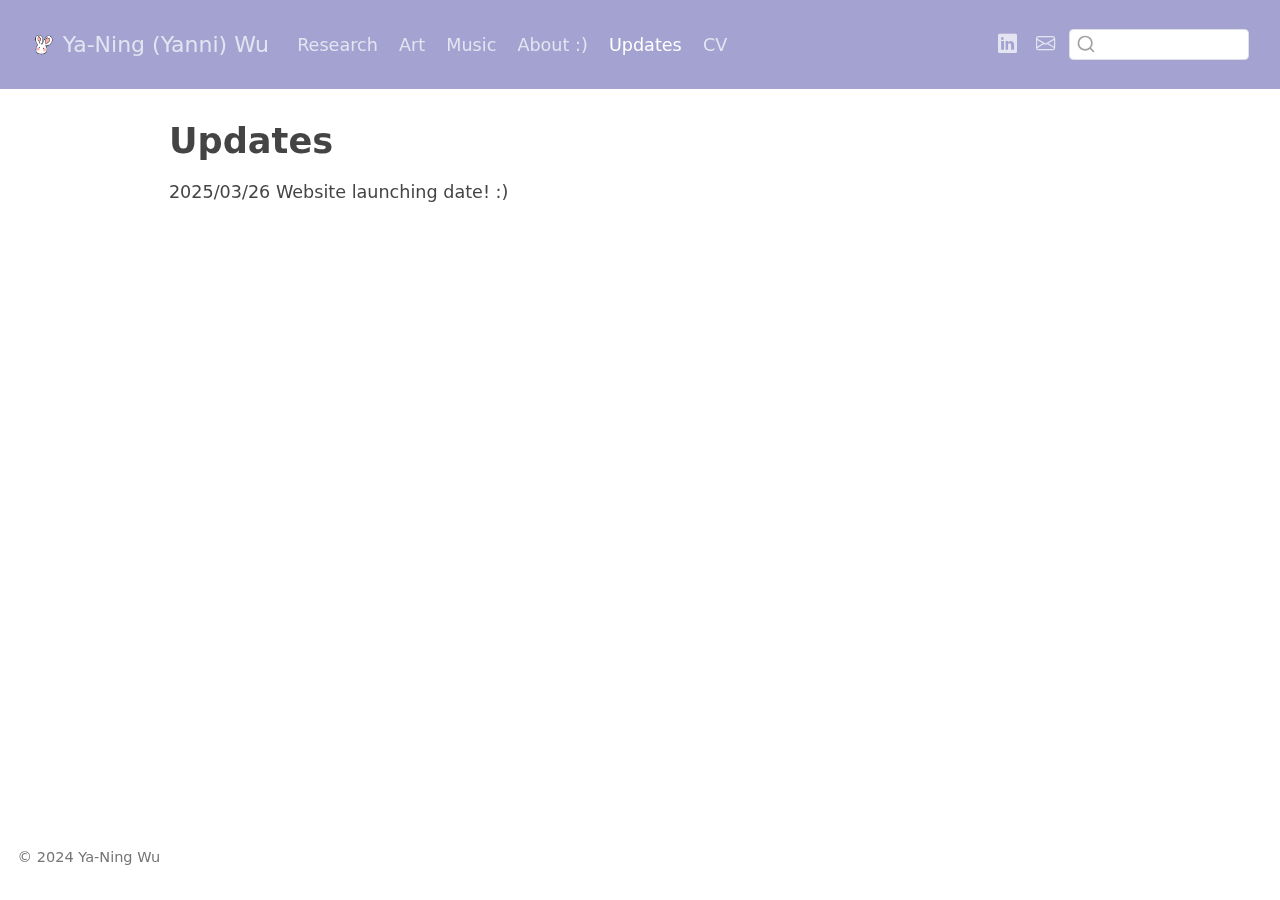
<file: updates/index.html>
<!DOCTYPE html>
<html xmlns="http://www.w3.org/1999/xhtml" lang="en" xml:lang="en"><head>

<meta charset="utf-8">
<meta name="generator" content="quarto-1.5.53">

<meta name="viewport" content="width=device-width, initial-scale=1.0, user-scalable=yes">


<title>Updates – Ya-Ning (Yanni) Wu</title>
<style>
code{white-space: pre-wrap;}
span.smallcaps{font-variant: small-caps;}
div.columns{display: flex; gap: min(4vw, 1.5em);}
div.column{flex: auto; overflow-x: auto;}
div.hanging-indent{margin-left: 1.5em; text-indent: -1.5em;}
ul.task-list{list-style: none;}
ul.task-list li input[type="checkbox"] {
  width: 0.8em;
  margin: 0 0.8em 0.2em -1em; /* quarto-specific, see https://github.com/quarto-dev/quarto-cli/issues/4556 */ 
  vertical-align: middle;
}
</style>


<script src="../site_libs/quarto-nav/quarto-nav.js"></script>
<script src="../site_libs/clipboard/clipboard.min.js"></script>
<script src="../site_libs/quarto-search/autocomplete.umd.js"></script>
<script src="../site_libs/quarto-search/fuse.min.js"></script>
<script src="../site_libs/quarto-search/quarto-search.js"></script>
<meta name="quarto:offset" content="../">
<link href="../img/bun.png" rel="icon" type="image/png">
<script src="../site_libs/quarto-html/quarto.js"></script>
<script src="../site_libs/quarto-html/popper.min.js"></script>
<script src="../site_libs/quarto-html/tippy.umd.min.js"></script>
<script src="../site_libs/quarto-html/anchor.min.js"></script>
<link href="../site_libs/quarto-html/tippy.css" rel="stylesheet">
<link href="../site_libs/quarto-html/quarto-syntax-highlighting.css" rel="stylesheet" id="quarto-text-highlighting-styles">
<script src="../site_libs/bootstrap/bootstrap.min.js"></script>
<link href="../site_libs/bootstrap/bootstrap-icons.css" rel="stylesheet">
<link href="../site_libs/bootstrap/bootstrap.min.css" rel="stylesheet" id="quarto-bootstrap" data-mode="light">
<script id="quarto-search-options" type="application/json">{
  "location": "navbar",
  "copy-button": false,
  "collapse-after": 3,
  "panel-placement": "end",
  "type": "textbox",
  "limit": 50,
  "keyboard-shortcut": [
    "f",
    "/",
    "s"
  ],
  "language": {
    "search-no-results-text": "No results",
    "search-matching-documents-text": "matching documents",
    "search-copy-link-title": "Copy link to search",
    "search-hide-matches-text": "Hide additional matches",
    "search-more-match-text": "more match in this document",
    "search-more-matches-text": "more matches in this document",
    "search-clear-button-title": "Clear",
    "search-text-placeholder": "",
    "search-detached-cancel-button-title": "Cancel",
    "search-submit-button-title": "Submit",
    "search-label": "Search"
  }
}</script>
<style>html{ scroll-behavior: smooth; }</style>


<link rel="stylesheet" href="../styles.css">
</head>

<body class="nav-fixed">

<div id="quarto-search-results"></div>
  <header id="quarto-header" class="headroom fixed-top">
    <nav class="navbar navbar-expand-lg " data-bs-theme="dark">
      <div class="navbar-container container-fluid">
      <div class="navbar-brand-container mx-auto">
    <a href="../index.html" class="navbar-brand navbar-brand-logo">
    <img src="../img/bun.png" alt="" class="navbar-logo">
    </a>
    <a class="navbar-brand" href="../index.html">
    <span class="navbar-title">Ya-Ning (Yanni) Wu</span>
    </a>
  </div>
            <div id="quarto-search" class="" title="Search"></div>
          <button class="navbar-toggler" type="button" data-bs-toggle="collapse" data-bs-target="#navbarCollapse" aria-controls="navbarCollapse" role="menu" aria-expanded="false" aria-label="Toggle navigation" onclick="if (window.quartoToggleHeadroom) { window.quartoToggleHeadroom(); }">
  <span class="navbar-toggler-icon"></span>
</button>
          <div class="collapse navbar-collapse" id="navbarCollapse">
            <ul class="navbar-nav navbar-nav-scroll me-auto">
  <li class="nav-item">
    <a class="nav-link" href="../research/index.html"> 
<span class="menu-text">Research</span></a>
  </li>  
  <li class="nav-item">
    <a class="nav-link" href="../art/index.html"> 
<span class="menu-text">Art</span></a>
  </li>  
  <li class="nav-item">
    <a class="nav-link" href="../music/index.html"> 
<span class="menu-text">Music</span></a>
  </li>  
  <li class="nav-item">
    <a class="nav-link" href="../about/index.html"> 
<span class="menu-text">About :)</span></a>
  </li>  
  <li class="nav-item">
    <a class="nav-link active" href="../updates/index.html" aria-current="page"> 
<span class="menu-text">Updates</span></a>
  </li>  
  <li class="nav-item">
    <a class="nav-link" href="../cv/index.html"> 
<span class="menu-text">CV</span></a>
  </li>  
</ul>
            <ul class="navbar-nav navbar-nav-scroll ms-auto">
  <li class="nav-item compact">
    <a class="nav-link" href="https://www.linkedin.com/in/ya-ning-wu-82887113a/"> <i class="bi bi-linkedin" role="img">
</i> 
<span class="menu-text"></span></a>
  </li>  
  <li class="nav-item compact">
    <a class="nav-link" href="../yaninw1@uci.edu"> <i class="bi bi-envelope" role="img" aria-label="email">
</i> 
<span class="menu-text"></span></a>
  </li>  
</ul>
          </div> <!-- /navcollapse -->
            <div class="quarto-navbar-tools">
</div>
      </div> <!-- /container-fluid -->
    </nav>
</header>
<!-- content -->
<div id="quarto-content" class="quarto-container page-columns page-rows-contents page-layout-article page-navbar">
<!-- sidebar -->
<!-- margin-sidebar -->
    <div id="quarto-margin-sidebar" class="sidebar margin-sidebar zindex-bottom">
        
    </div>
<!-- main -->
<main class="content" id="quarto-document-content">

<header id="title-block-header" class="quarto-title-block default">
<div class="quarto-title">
<h1 class="title">Updates</h1>
</div>



<div class="quarto-title-meta">

    
  
    
  </div>
  


</header>


<p>2025/03/26 Website launching date! :)</p>



</main> <!-- /main -->
<script id="quarto-html-after-body" type="application/javascript">
window.document.addEventListener("DOMContentLoaded", function (event) {
  const toggleBodyColorMode = (bsSheetEl) => {
    const mode = bsSheetEl.getAttribute("data-mode");
    const bodyEl = window.document.querySelector("body");
    if (mode === "dark") {
      bodyEl.classList.add("quarto-dark");
      bodyEl.classList.remove("quarto-light");
    } else {
      bodyEl.classList.add("quarto-light");
      bodyEl.classList.remove("quarto-dark");
    }
  }
  const toggleBodyColorPrimary = () => {
    const bsSheetEl = window.document.querySelector("link#quarto-bootstrap");
    if (bsSheetEl) {
      toggleBodyColorMode(bsSheetEl);
    }
  }
  toggleBodyColorPrimary();  
  const icon = "";
  const anchorJS = new window.AnchorJS();
  anchorJS.options = {
    placement: 'right',
    icon: icon
  };
  anchorJS.add('.anchored');
  const isCodeAnnotation = (el) => {
    for (const clz of el.classList) {
      if (clz.startsWith('code-annotation-')) {                     
        return true;
      }
    }
    return false;
  }
  const onCopySuccess = function(e) {
    // button target
    const button = e.trigger;
    // don't keep focus
    button.blur();
    // flash "checked"
    button.classList.add('code-copy-button-checked');
    var currentTitle = button.getAttribute("title");
    button.setAttribute("title", "Copied!");
    let tooltip;
    if (window.bootstrap) {
      button.setAttribute("data-bs-toggle", "tooltip");
      button.setAttribute("data-bs-placement", "left");
      button.setAttribute("data-bs-title", "Copied!");
      tooltip = new bootstrap.Tooltip(button, 
        { trigger: "manual", 
          customClass: "code-copy-button-tooltip",
          offset: [0, -8]});
      tooltip.show();    
    }
    setTimeout(function() {
      if (tooltip) {
        tooltip.hide();
        button.removeAttribute("data-bs-title");
        button.removeAttribute("data-bs-toggle");
        button.removeAttribute("data-bs-placement");
      }
      button.setAttribute("title", currentTitle);
      button.classList.remove('code-copy-button-checked');
    }, 1000);
    // clear code selection
    e.clearSelection();
  }
  const getTextToCopy = function(trigger) {
      const codeEl = trigger.previousElementSibling.cloneNode(true);
      for (const childEl of codeEl.children) {
        if (isCodeAnnotation(childEl)) {
          childEl.remove();
        }
      }
      return codeEl.innerText;
  }
  const clipboard = new window.ClipboardJS('.code-copy-button:not([data-in-quarto-modal])', {
    text: getTextToCopy
  });
  clipboard.on('success', onCopySuccess);
  if (window.document.getElementById('quarto-embedded-source-code-modal')) {
    // For code content inside modals, clipBoardJS needs to be initialized with a container option
    // TODO: Check when it could be a function (https://github.com/zenorocha/clipboard.js/issues/860)
    const clipboardModal = new window.ClipboardJS('.code-copy-button[data-in-quarto-modal]', {
      text: getTextToCopy,
      container: window.document.getElementById('quarto-embedded-source-code-modal')
    });
    clipboardModal.on('success', onCopySuccess);
  }
    var localhostRegex = new RegExp(/^(?:http|https):\/\/localhost\:?[0-9]*\//);
    var mailtoRegex = new RegExp(/^mailto:/);
      var filterRegex = new RegExp('/' + window.location.host + '/');
    var isInternal = (href) => {
        return filterRegex.test(href) || localhostRegex.test(href) || mailtoRegex.test(href);
    }
    // Inspect non-navigation links and adorn them if external
 	var links = window.document.querySelectorAll('a[href]:not(.nav-link):not(.navbar-brand):not(.toc-action):not(.sidebar-link):not(.sidebar-item-toggle):not(.pagination-link):not(.no-external):not([aria-hidden]):not(.dropdown-item):not(.quarto-navigation-tool):not(.about-link)');
    for (var i=0; i<links.length; i++) {
      const link = links[i];
      if (!isInternal(link.href)) {
        // undo the damage that might have been done by quarto-nav.js in the case of
        // links that we want to consider external
        if (link.dataset.originalHref !== undefined) {
          link.href = link.dataset.originalHref;
        }
      }
    }
  function tippyHover(el, contentFn, onTriggerFn, onUntriggerFn) {
    const config = {
      allowHTML: true,
      maxWidth: 500,
      delay: 100,
      arrow: false,
      appendTo: function(el) {
          return el.parentElement;
      },
      interactive: true,
      interactiveBorder: 10,
      theme: 'quarto',
      placement: 'bottom-start',
    };
    if (contentFn) {
      config.content = contentFn;
    }
    if (onTriggerFn) {
      config.onTrigger = onTriggerFn;
    }
    if (onUntriggerFn) {
      config.onUntrigger = onUntriggerFn;
    }
    window.tippy(el, config); 
  }
  const noterefs = window.document.querySelectorAll('a[role="doc-noteref"]');
  for (var i=0; i<noterefs.length; i++) {
    const ref = noterefs[i];
    tippyHover(ref, function() {
      // use id or data attribute instead here
      let href = ref.getAttribute('data-footnote-href') || ref.getAttribute('href');
      try { href = new URL(href).hash; } catch {}
      const id = href.replace(/^#\/?/, "");
      const note = window.document.getElementById(id);
      if (note) {
        return note.innerHTML;
      } else {
        return "";
      }
    });
  }
  const xrefs = window.document.querySelectorAll('a.quarto-xref');
  const processXRef = (id, note) => {
    // Strip column container classes
    const stripColumnClz = (el) => {
      el.classList.remove("page-full", "page-columns");
      if (el.children) {
        for (const child of el.children) {
          stripColumnClz(child);
        }
      }
    }
    stripColumnClz(note)
    if (id === null || id.startsWith('sec-')) {
      // Special case sections, only their first couple elements
      const container = document.createElement("div");
      if (note.children && note.children.length > 2) {
        container.appendChild(note.children[0].cloneNode(true));
        for (let i = 1; i < note.children.length; i++) {
          const child = note.children[i];
          if (child.tagName === "P" && child.innerText === "") {
            continue;
          } else {
            container.appendChild(child.cloneNode(true));
            break;
          }
        }
        if (window.Quarto?.typesetMath) {
          window.Quarto.typesetMath(container);
        }
        return container.innerHTML
      } else {
        if (window.Quarto?.typesetMath) {
          window.Quarto.typesetMath(note);
        }
        return note.innerHTML;
      }
    } else {
      // Remove any anchor links if they are present
      const anchorLink = note.querySelector('a.anchorjs-link');
      if (anchorLink) {
        anchorLink.remove();
      }
      if (window.Quarto?.typesetMath) {
        window.Quarto.typesetMath(note);
      }
      // TODO in 1.5, we should make sure this works without a callout special case
      if (note.classList.contains("callout")) {
        return note.outerHTML;
      } else {
        return note.innerHTML;
      }
    }
  }
  for (var i=0; i<xrefs.length; i++) {
    const xref = xrefs[i];
    tippyHover(xref, undefined, function(instance) {
      instance.disable();
      let url = xref.getAttribute('href');
      let hash = undefined; 
      if (url.startsWith('#')) {
        hash = url;
      } else {
        try { hash = new URL(url).hash; } catch {}
      }
      if (hash) {
        const id = hash.replace(/^#\/?/, "");
        const note = window.document.getElementById(id);
        if (note !== null) {
          try {
            const html = processXRef(id, note.cloneNode(true));
            instance.setContent(html);
          } finally {
            instance.enable();
            instance.show();
          }
        } else {
          // See if we can fetch this
          fetch(url.split('#')[0])
          .then(res => res.text())
          .then(html => {
            const parser = new DOMParser();
            const htmlDoc = parser.parseFromString(html, "text/html");
            const note = htmlDoc.getElementById(id);
            if (note !== null) {
              const html = processXRef(id, note);
              instance.setContent(html);
            } 
          }).finally(() => {
            instance.enable();
            instance.show();
          });
        }
      } else {
        // See if we can fetch a full url (with no hash to target)
        // This is a special case and we should probably do some content thinning / targeting
        fetch(url)
        .then(res => res.text())
        .then(html => {
          const parser = new DOMParser();
          const htmlDoc = parser.parseFromString(html, "text/html");
          const note = htmlDoc.querySelector('main.content');
          if (note !== null) {
            // This should only happen for chapter cross references
            // (since there is no id in the URL)
            // remove the first header
            if (note.children.length > 0 && note.children[0].tagName === "HEADER") {
              note.children[0].remove();
            }
            const html = processXRef(null, note);
            instance.setContent(html);
          } 
        }).finally(() => {
          instance.enable();
          instance.show();
        });
      }
    }, function(instance) {
    });
  }
      let selectedAnnoteEl;
      const selectorForAnnotation = ( cell, annotation) => {
        let cellAttr = 'data-code-cell="' + cell + '"';
        let lineAttr = 'data-code-annotation="' +  annotation + '"';
        const selector = 'span[' + cellAttr + '][' + lineAttr + ']';
        return selector;
      }
      const selectCodeLines = (annoteEl) => {
        const doc = window.document;
        const targetCell = annoteEl.getAttribute("data-target-cell");
        const targetAnnotation = annoteEl.getAttribute("data-target-annotation");
        const annoteSpan = window.document.querySelector(selectorForAnnotation(targetCell, targetAnnotation));
        const lines = annoteSpan.getAttribute("data-code-lines").split(",");
        const lineIds = lines.map((line) => {
          return targetCell + "-" + line;
        })
        let top = null;
        let height = null;
        let parent = null;
        if (lineIds.length > 0) {
            //compute the position of the single el (top and bottom and make a div)
            const el = window.document.getElementById(lineIds[0]);
            top = el.offsetTop;
            height = el.offsetHeight;
            parent = el.parentElement.parentElement;
          if (lineIds.length > 1) {
            const lastEl = window.document.getElementById(lineIds[lineIds.length - 1]);
            const bottom = lastEl.offsetTop + lastEl.offsetHeight;
            height = bottom - top;
          }
          if (top !== null && height !== null && parent !== null) {
            // cook up a div (if necessary) and position it 
            let div = window.document.getElementById("code-annotation-line-highlight");
            if (div === null) {
              div = window.document.createElement("div");
              div.setAttribute("id", "code-annotation-line-highlight");
              div.style.position = 'absolute';
              parent.appendChild(div);
            }
            div.style.top = top - 2 + "px";
            div.style.height = height + 4 + "px";
            div.style.left = 0;
            let gutterDiv = window.document.getElementById("code-annotation-line-highlight-gutter");
            if (gutterDiv === null) {
              gutterDiv = window.document.createElement("div");
              gutterDiv.setAttribute("id", "code-annotation-line-highlight-gutter");
              gutterDiv.style.position = 'absolute';
              const codeCell = window.document.getElementById(targetCell);
              const gutter = codeCell.querySelector('.code-annotation-gutter');
              gutter.appendChild(gutterDiv);
            }
            gutterDiv.style.top = top - 2 + "px";
            gutterDiv.style.height = height + 4 + "px";
          }
          selectedAnnoteEl = annoteEl;
        }
      };
      const unselectCodeLines = () => {
        const elementsIds = ["code-annotation-line-highlight", "code-annotation-line-highlight-gutter"];
        elementsIds.forEach((elId) => {
          const div = window.document.getElementById(elId);
          if (div) {
            div.remove();
          }
        });
        selectedAnnoteEl = undefined;
      };
        // Handle positioning of the toggle
    window.addEventListener(
      "resize",
      throttle(() => {
        elRect = undefined;
        if (selectedAnnoteEl) {
          selectCodeLines(selectedAnnoteEl);
        }
      }, 10)
    );
    function throttle(fn, ms) {
    let throttle = false;
    let timer;
      return (...args) => {
        if(!throttle) { // first call gets through
            fn.apply(this, args);
            throttle = true;
        } else { // all the others get throttled
            if(timer) clearTimeout(timer); // cancel #2
            timer = setTimeout(() => {
              fn.apply(this, args);
              timer = throttle = false;
            }, ms);
        }
      };
    }
      // Attach click handler to the DT
      const annoteDls = window.document.querySelectorAll('dt[data-target-cell]');
      for (const annoteDlNode of annoteDls) {
        annoteDlNode.addEventListener('click', (event) => {
          const clickedEl = event.target;
          if (clickedEl !== selectedAnnoteEl) {
            unselectCodeLines();
            const activeEl = window.document.querySelector('dt[data-target-cell].code-annotation-active');
            if (activeEl) {
              activeEl.classList.remove('code-annotation-active');
            }
            selectCodeLines(clickedEl);
            clickedEl.classList.add('code-annotation-active');
          } else {
            // Unselect the line
            unselectCodeLines();
            clickedEl.classList.remove('code-annotation-active');
          }
        });
      }
  const findCites = (el) => {
    const parentEl = el.parentElement;
    if (parentEl) {
      const cites = parentEl.dataset.cites;
      if (cites) {
        return {
          el,
          cites: cites.split(' ')
        };
      } else {
        return findCites(el.parentElement)
      }
    } else {
      return undefined;
    }
  };
  var bibliorefs = window.document.querySelectorAll('a[role="doc-biblioref"]');
  for (var i=0; i<bibliorefs.length; i++) {
    const ref = bibliorefs[i];
    const citeInfo = findCites(ref);
    if (citeInfo) {
      tippyHover(citeInfo.el, function() {
        var popup = window.document.createElement('div');
        citeInfo.cites.forEach(function(cite) {
          var citeDiv = window.document.createElement('div');
          citeDiv.classList.add('hanging-indent');
          citeDiv.classList.add('csl-entry');
          var biblioDiv = window.document.getElementById('ref-' + cite);
          if (biblioDiv) {
            citeDiv.innerHTML = biblioDiv.innerHTML;
          }
          popup.appendChild(citeDiv);
        });
        return popup.innerHTML;
      });
    }
  }
});
</script>
</div> <!-- /content -->
<footer class="footer">
  <div class="nav-footer">
    <div class="nav-footer-left">
<p><span class="faux-block">© 2024 Ya-Ning Wu</span></p>
</div>   
    <div class="nav-footer-center">
      &nbsp;
    </div>
    <div class="nav-footer-right">
      &nbsp;
    </div>
  </div>
</footer>




<script src="../site_libs/quarto-html/zenscroll-min.js"></script>
</body></html>
</file>
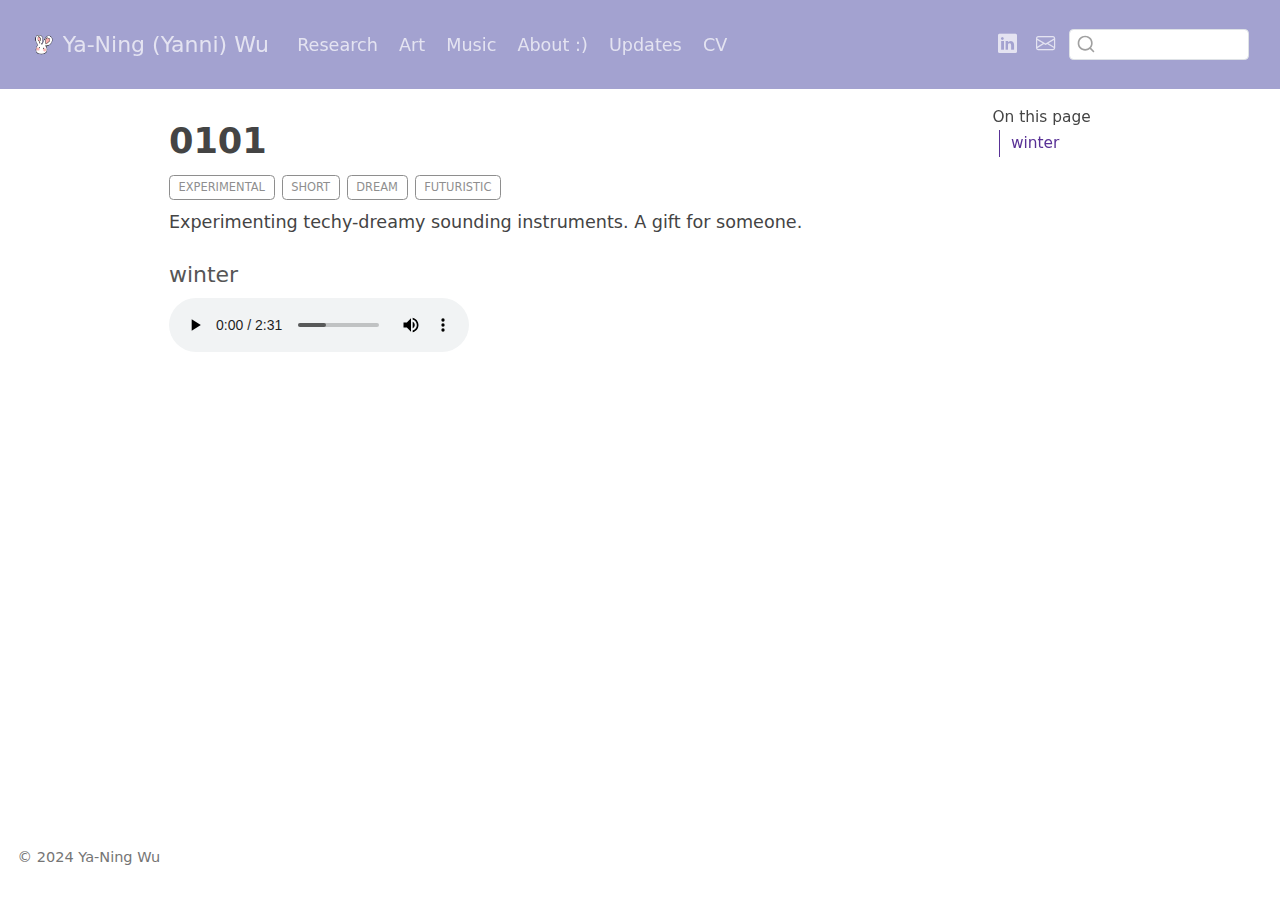
<file: music/albums/0101.html>
<!DOCTYPE html>
<html xmlns="http://www.w3.org/1999/xhtml" lang="en" xml:lang="en"><head>

<meta charset="utf-8">
<meta name="generator" content="quarto-1.5.53">

<meta name="viewport" content="width=device-width, initial-scale=1.0, user-scalable=yes">

<meta name="description" content="Experimenting techy-dreamy sounding instruments. A gift for someone.">

<title>0101 – Ya-Ning (Yanni) Wu</title>
<style>
code{white-space: pre-wrap;}
span.smallcaps{font-variant: small-caps;}
div.columns{display: flex; gap: min(4vw, 1.5em);}
div.column{flex: auto; overflow-x: auto;}
div.hanging-indent{margin-left: 1.5em; text-indent: -1.5em;}
ul.task-list{list-style: none;}
ul.task-list li input[type="checkbox"] {
  width: 0.8em;
  margin: 0 0.8em 0.2em -1em; /* quarto-specific, see https://github.com/quarto-dev/quarto-cli/issues/4556 */ 
  vertical-align: middle;
}
</style>


<script src="../../site_libs/quarto-nav/quarto-nav.js"></script>
<script src="../../site_libs/clipboard/clipboard.min.js"></script>
<script src="../../site_libs/quarto-search/autocomplete.umd.js"></script>
<script src="../../site_libs/quarto-search/fuse.min.js"></script>
<script src="../../site_libs/quarto-search/quarto-search.js"></script>
<meta name="quarto:offset" content="../../">
<link href="../../img/bun.png" rel="icon" type="image/png">
<script src="../../site_libs/quarto-html/quarto.js"></script>
<script src="../../site_libs/quarto-html/popper.min.js"></script>
<script src="../../site_libs/quarto-html/tippy.umd.min.js"></script>
<script src="../../site_libs/quarto-html/anchor.min.js"></script>
<link href="../../site_libs/quarto-html/tippy.css" rel="stylesheet">
<link href="../../site_libs/quarto-html/quarto-syntax-highlighting.css" rel="stylesheet" id="quarto-text-highlighting-styles">
<script src="../../site_libs/bootstrap/bootstrap.min.js"></script>
<link href="../../site_libs/bootstrap/bootstrap-icons.css" rel="stylesheet">
<link href="../../site_libs/bootstrap/bootstrap.min.css" rel="stylesheet" id="quarto-bootstrap" data-mode="light">
<script id="quarto-search-options" type="application/json">{
  "location": "navbar",
  "copy-button": false,
  "collapse-after": 3,
  "panel-placement": "end",
  "type": "textbox",
  "limit": 50,
  "keyboard-shortcut": [
    "f",
    "/",
    "s"
  ],
  "language": {
    "search-no-results-text": "No results",
    "search-matching-documents-text": "matching documents",
    "search-copy-link-title": "Copy link to search",
    "search-hide-matches-text": "Hide additional matches",
    "search-more-match-text": "more match in this document",
    "search-more-matches-text": "more matches in this document",
    "search-clear-button-title": "Clear",
    "search-text-placeholder": "",
    "search-detached-cancel-button-title": "Cancel",
    "search-submit-button-title": "Submit",
    "search-label": "Search"
  }
}</script>
<style>html{ scroll-behavior: smooth; }</style>


<link rel="stylesheet" href="../../styles.css">
</head>

<body class="nav-fixed">

<div id="quarto-search-results"></div>
  <header id="quarto-header" class="headroom fixed-top">
    <nav class="navbar navbar-expand-lg " data-bs-theme="dark">
      <div class="navbar-container container-fluid">
      <div class="navbar-brand-container mx-auto">
    <a href="../../index.html" class="navbar-brand navbar-brand-logo">
    <img src="../../img/bun.png" alt="" class="navbar-logo">
    </a>
    <a class="navbar-brand" href="../../index.html">
    <span class="navbar-title">Ya-Ning (Yanni) Wu</span>
    </a>
  </div>
            <div id="quarto-search" class="" title="Search"></div>
          <button class="navbar-toggler" type="button" data-bs-toggle="collapse" data-bs-target="#navbarCollapse" aria-controls="navbarCollapse" role="menu" aria-expanded="false" aria-label="Toggle navigation" onclick="if (window.quartoToggleHeadroom) { window.quartoToggleHeadroom(); }">
  <span class="navbar-toggler-icon"></span>
</button>
          <div class="collapse navbar-collapse" id="navbarCollapse">
            <ul class="navbar-nav navbar-nav-scroll me-auto">
  <li class="nav-item">
    <a class="nav-link" href="../../research/index.html"> 
<span class="menu-text">Research</span></a>
  </li>  
  <li class="nav-item">
    <a class="nav-link" href="../../art/index.html"> 
<span class="menu-text">Art</span></a>
  </li>  
  <li class="nav-item">
    <a class="nav-link" href="../../music/index.html"> 
<span class="menu-text">Music</span></a>
  </li>  
  <li class="nav-item">
    <a class="nav-link" href="../../about/index.html"> 
<span class="menu-text">About :)</span></a>
  </li>  
  <li class="nav-item">
    <a class="nav-link" href="../../updates/index.html"> 
<span class="menu-text">Updates</span></a>
  </li>  
  <li class="nav-item">
    <a class="nav-link" href="../../cv/index.html"> 
<span class="menu-text">CV</span></a>
  </li>  
</ul>
            <ul class="navbar-nav navbar-nav-scroll ms-auto">
  <li class="nav-item compact">
    <a class="nav-link" href="https://www.linkedin.com/in/ya-ning-wu-82887113a/"> <i class="bi bi-linkedin" role="img">
</i> 
<span class="menu-text"></span></a>
  </li>  
  <li class="nav-item compact">
    <a class="nav-link" href="../../yaninw1@uci.edu"> <i class="bi bi-envelope" role="img" aria-label="email">
</i> 
<span class="menu-text"></span></a>
  </li>  
</ul>
          </div> <!-- /navcollapse -->
            <div class="quarto-navbar-tools">
</div>
      </div> <!-- /container-fluid -->
    </nav>
</header>
<!-- content -->
<div id="quarto-content" class="quarto-container page-columns page-rows-contents page-layout-article page-navbar">
<!-- sidebar -->
<!-- margin-sidebar -->
    <div id="quarto-margin-sidebar" class="sidebar margin-sidebar">
        <nav id="TOC" role="doc-toc" class="toc-active" data-toc-expanded="2">
    <h2 id="toc-title">On this page</h2>
   
  <ul>
  <li><a href="#winter" id="toc-winter" class="nav-link active" data-scroll-target="#winter">winter</a></li>
  </ul>
</nav>
    </div>
<!-- main -->
<main class="content" id="quarto-document-content">

<header id="title-block-header" class="quarto-title-block default">
<div class="quarto-title">
<h1 class="title">0101</h1>
  <div class="quarto-categories">
    <div class="quarto-category">experimental</div>
    <div class="quarto-category">short</div>
    <div class="quarto-category">dream</div>
    <div class="quarto-category">futuristic</div>
  </div>
  </div>

<div>
  <div class="description">
    Experimenting techy-dreamy sounding instruments. A gift for someone.
  </div>
</div>


<div class="quarto-title-meta">

    
  
    
  </div>
  


</header>


<section id="winter" class="level4">
<h4 class="anchored" data-anchor-id="winter">winter</h4>
<audio controls="">
<source src="../mp3/winter.mp3" type="audio/mpeg">
<p>Your browser does not support the audio element. </p>


</audio></section>

</main> <!-- /main -->
<script id="quarto-html-after-body" type="application/javascript">
window.document.addEventListener("DOMContentLoaded", function (event) {
  const toggleBodyColorMode = (bsSheetEl) => {
    const mode = bsSheetEl.getAttribute("data-mode");
    const bodyEl = window.document.querySelector("body");
    if (mode === "dark") {
      bodyEl.classList.add("quarto-dark");
      bodyEl.classList.remove("quarto-light");
    } else {
      bodyEl.classList.add("quarto-light");
      bodyEl.classList.remove("quarto-dark");
    }
  }
  const toggleBodyColorPrimary = () => {
    const bsSheetEl = window.document.querySelector("link#quarto-bootstrap");
    if (bsSheetEl) {
      toggleBodyColorMode(bsSheetEl);
    }
  }
  toggleBodyColorPrimary();  
  const icon = "";
  const anchorJS = new window.AnchorJS();
  anchorJS.options = {
    placement: 'right',
    icon: icon
  };
  anchorJS.add('.anchored');
  const isCodeAnnotation = (el) => {
    for (const clz of el.classList) {
      if (clz.startsWith('code-annotation-')) {                     
        return true;
      }
    }
    return false;
  }
  const onCopySuccess = function(e) {
    // button target
    const button = e.trigger;
    // don't keep focus
    button.blur();
    // flash "checked"
    button.classList.add('code-copy-button-checked');
    var currentTitle = button.getAttribute("title");
    button.setAttribute("title", "Copied!");
    let tooltip;
    if (window.bootstrap) {
      button.setAttribute("data-bs-toggle", "tooltip");
      button.setAttribute("data-bs-placement", "left");
      button.setAttribute("data-bs-title", "Copied!");
      tooltip = new bootstrap.Tooltip(button, 
        { trigger: "manual", 
          customClass: "code-copy-button-tooltip",
          offset: [0, -8]});
      tooltip.show();    
    }
    setTimeout(function() {
      if (tooltip) {
        tooltip.hide();
        button.removeAttribute("data-bs-title");
        button.removeAttribute("data-bs-toggle");
        button.removeAttribute("data-bs-placement");
      }
      button.setAttribute("title", currentTitle);
      button.classList.remove('code-copy-button-checked');
    }, 1000);
    // clear code selection
    e.clearSelection();
  }
  const getTextToCopy = function(trigger) {
      const codeEl = trigger.previousElementSibling.cloneNode(true);
      for (const childEl of codeEl.children) {
        if (isCodeAnnotation(childEl)) {
          childEl.remove();
        }
      }
      return codeEl.innerText;
  }
  const clipboard = new window.ClipboardJS('.code-copy-button:not([data-in-quarto-modal])', {
    text: getTextToCopy
  });
  clipboard.on('success', onCopySuccess);
  if (window.document.getElementById('quarto-embedded-source-code-modal')) {
    // For code content inside modals, clipBoardJS needs to be initialized with a container option
    // TODO: Check when it could be a function (https://github.com/zenorocha/clipboard.js/issues/860)
    const clipboardModal = new window.ClipboardJS('.code-copy-button[data-in-quarto-modal]', {
      text: getTextToCopy,
      container: window.document.getElementById('quarto-embedded-source-code-modal')
    });
    clipboardModal.on('success', onCopySuccess);
  }
    var localhostRegex = new RegExp(/^(?:http|https):\/\/localhost\:?[0-9]*\//);
    var mailtoRegex = new RegExp(/^mailto:/);
      var filterRegex = new RegExp('/' + window.location.host + '/');
    var isInternal = (href) => {
        return filterRegex.test(href) || localhostRegex.test(href) || mailtoRegex.test(href);
    }
    // Inspect non-navigation links and adorn them if external
 	var links = window.document.querySelectorAll('a[href]:not(.nav-link):not(.navbar-brand):not(.toc-action):not(.sidebar-link):not(.sidebar-item-toggle):not(.pagination-link):not(.no-external):not([aria-hidden]):not(.dropdown-item):not(.quarto-navigation-tool):not(.about-link)');
    for (var i=0; i<links.length; i++) {
      const link = links[i];
      if (!isInternal(link.href)) {
        // undo the damage that might have been done by quarto-nav.js in the case of
        // links that we want to consider external
        if (link.dataset.originalHref !== undefined) {
          link.href = link.dataset.originalHref;
        }
      }
    }
  function tippyHover(el, contentFn, onTriggerFn, onUntriggerFn) {
    const config = {
      allowHTML: true,
      maxWidth: 500,
      delay: 100,
      arrow: false,
      appendTo: function(el) {
          return el.parentElement;
      },
      interactive: true,
      interactiveBorder: 10,
      theme: 'quarto',
      placement: 'bottom-start',
    };
    if (contentFn) {
      config.content = contentFn;
    }
    if (onTriggerFn) {
      config.onTrigger = onTriggerFn;
    }
    if (onUntriggerFn) {
      config.onUntrigger = onUntriggerFn;
    }
    window.tippy(el, config); 
  }
  const noterefs = window.document.querySelectorAll('a[role="doc-noteref"]');
  for (var i=0; i<noterefs.length; i++) {
    const ref = noterefs[i];
    tippyHover(ref, function() {
      // use id or data attribute instead here
      let href = ref.getAttribute('data-footnote-href') || ref.getAttribute('href');
      try { href = new URL(href).hash; } catch {}
      const id = href.replace(/^#\/?/, "");
      const note = window.document.getElementById(id);
      if (note) {
        return note.innerHTML;
      } else {
        return "";
      }
    });
  }
  const xrefs = window.document.querySelectorAll('a.quarto-xref');
  const processXRef = (id, note) => {
    // Strip column container classes
    const stripColumnClz = (el) => {
      el.classList.remove("page-full", "page-columns");
      if (el.children) {
        for (const child of el.children) {
          stripColumnClz(child);
        }
      }
    }
    stripColumnClz(note)
    if (id === null || id.startsWith('sec-')) {
      // Special case sections, only their first couple elements
      const container = document.createElement("div");
      if (note.children && note.children.length > 2) {
        container.appendChild(note.children[0].cloneNode(true));
        for (let i = 1; i < note.children.length; i++) {
          const child = note.children[i];
          if (child.tagName === "P" && child.innerText === "") {
            continue;
          } else {
            container.appendChild(child.cloneNode(true));
            break;
          }
        }
        if (window.Quarto?.typesetMath) {
          window.Quarto.typesetMath(container);
        }
        return container.innerHTML
      } else {
        if (window.Quarto?.typesetMath) {
          window.Quarto.typesetMath(note);
        }
        return note.innerHTML;
      }
    } else {
      // Remove any anchor links if they are present
      const anchorLink = note.querySelector('a.anchorjs-link');
      if (anchorLink) {
        anchorLink.remove();
      }
      if (window.Quarto?.typesetMath) {
        window.Quarto.typesetMath(note);
      }
      // TODO in 1.5, we should make sure this works without a callout special case
      if (note.classList.contains("callout")) {
        return note.outerHTML;
      } else {
        return note.innerHTML;
      }
    }
  }
  for (var i=0; i<xrefs.length; i++) {
    const xref = xrefs[i];
    tippyHover(xref, undefined, function(instance) {
      instance.disable();
      let url = xref.getAttribute('href');
      let hash = undefined; 
      if (url.startsWith('#')) {
        hash = url;
      } else {
        try { hash = new URL(url).hash; } catch {}
      }
      if (hash) {
        const id = hash.replace(/^#\/?/, "");
        const note = window.document.getElementById(id);
        if (note !== null) {
          try {
            const html = processXRef(id, note.cloneNode(true));
            instance.setContent(html);
          } finally {
            instance.enable();
            instance.show();
          }
        } else {
          // See if we can fetch this
          fetch(url.split('#')[0])
          .then(res => res.text())
          .then(html => {
            const parser = new DOMParser();
            const htmlDoc = parser.parseFromString(html, "text/html");
            const note = htmlDoc.getElementById(id);
            if (note !== null) {
              const html = processXRef(id, note);
              instance.setContent(html);
            } 
          }).finally(() => {
            instance.enable();
            instance.show();
          });
        }
      } else {
        // See if we can fetch a full url (with no hash to target)
        // This is a special case and we should probably do some content thinning / targeting
        fetch(url)
        .then(res => res.text())
        .then(html => {
          const parser = new DOMParser();
          const htmlDoc = parser.parseFromString(html, "text/html");
          const note = htmlDoc.querySelector('main.content');
          if (note !== null) {
            // This should only happen for chapter cross references
            // (since there is no id in the URL)
            // remove the first header
            if (note.children.length > 0 && note.children[0].tagName === "HEADER") {
              note.children[0].remove();
            }
            const html = processXRef(null, note);
            instance.setContent(html);
          } 
        }).finally(() => {
          instance.enable();
          instance.show();
        });
      }
    }, function(instance) {
    });
  }
      let selectedAnnoteEl;
      const selectorForAnnotation = ( cell, annotation) => {
        let cellAttr = 'data-code-cell="' + cell + '"';
        let lineAttr = 'data-code-annotation="' +  annotation + '"';
        const selector = 'span[' + cellAttr + '][' + lineAttr + ']';
        return selector;
      }
      const selectCodeLines = (annoteEl) => {
        const doc = window.document;
        const targetCell = annoteEl.getAttribute("data-target-cell");
        const targetAnnotation = annoteEl.getAttribute("data-target-annotation");
        const annoteSpan = window.document.querySelector(selectorForAnnotation(targetCell, targetAnnotation));
        const lines = annoteSpan.getAttribute("data-code-lines").split(",");
        const lineIds = lines.map((line) => {
          return targetCell + "-" + line;
        })
        let top = null;
        let height = null;
        let parent = null;
        if (lineIds.length > 0) {
            //compute the position of the single el (top and bottom and make a div)
            const el = window.document.getElementById(lineIds[0]);
            top = el.offsetTop;
            height = el.offsetHeight;
            parent = el.parentElement.parentElement;
          if (lineIds.length > 1) {
            const lastEl = window.document.getElementById(lineIds[lineIds.length - 1]);
            const bottom = lastEl.offsetTop + lastEl.offsetHeight;
            height = bottom - top;
          }
          if (top !== null && height !== null && parent !== null) {
            // cook up a div (if necessary) and position it 
            let div = window.document.getElementById("code-annotation-line-highlight");
            if (div === null) {
              div = window.document.createElement("div");
              div.setAttribute("id", "code-annotation-line-highlight");
              div.style.position = 'absolute';
              parent.appendChild(div);
            }
            div.style.top = top - 2 + "px";
            div.style.height = height + 4 + "px";
            div.style.left = 0;
            let gutterDiv = window.document.getElementById("code-annotation-line-highlight-gutter");
            if (gutterDiv === null) {
              gutterDiv = window.document.createElement("div");
              gutterDiv.setAttribute("id", "code-annotation-line-highlight-gutter");
              gutterDiv.style.position = 'absolute';
              const codeCell = window.document.getElementById(targetCell);
              const gutter = codeCell.querySelector('.code-annotation-gutter');
              gutter.appendChild(gutterDiv);
            }
            gutterDiv.style.top = top - 2 + "px";
            gutterDiv.style.height = height + 4 + "px";
          }
          selectedAnnoteEl = annoteEl;
        }
      };
      const unselectCodeLines = () => {
        const elementsIds = ["code-annotation-line-highlight", "code-annotation-line-highlight-gutter"];
        elementsIds.forEach((elId) => {
          const div = window.document.getElementById(elId);
          if (div) {
            div.remove();
          }
        });
        selectedAnnoteEl = undefined;
      };
        // Handle positioning of the toggle
    window.addEventListener(
      "resize",
      throttle(() => {
        elRect = undefined;
        if (selectedAnnoteEl) {
          selectCodeLines(selectedAnnoteEl);
        }
      }, 10)
    );
    function throttle(fn, ms) {
    let throttle = false;
    let timer;
      return (...args) => {
        if(!throttle) { // first call gets through
            fn.apply(this, args);
            throttle = true;
        } else { // all the others get throttled
            if(timer) clearTimeout(timer); // cancel #2
            timer = setTimeout(() => {
              fn.apply(this, args);
              timer = throttle = false;
            }, ms);
        }
      };
    }
      // Attach click handler to the DT
      const annoteDls = window.document.querySelectorAll('dt[data-target-cell]');
      for (const annoteDlNode of annoteDls) {
        annoteDlNode.addEventListener('click', (event) => {
          const clickedEl = event.target;
          if (clickedEl !== selectedAnnoteEl) {
            unselectCodeLines();
            const activeEl = window.document.querySelector('dt[data-target-cell].code-annotation-active');
            if (activeEl) {
              activeEl.classList.remove('code-annotation-active');
            }
            selectCodeLines(clickedEl);
            clickedEl.classList.add('code-annotation-active');
          } else {
            // Unselect the line
            unselectCodeLines();
            clickedEl.classList.remove('code-annotation-active');
          }
        });
      }
  const findCites = (el) => {
    const parentEl = el.parentElement;
    if (parentEl) {
      const cites = parentEl.dataset.cites;
      if (cites) {
        return {
          el,
          cites: cites.split(' ')
        };
      } else {
        return findCites(el.parentElement)
      }
    } else {
      return undefined;
    }
  };
  var bibliorefs = window.document.querySelectorAll('a[role="doc-biblioref"]');
  for (var i=0; i<bibliorefs.length; i++) {
    const ref = bibliorefs[i];
    const citeInfo = findCites(ref);
    if (citeInfo) {
      tippyHover(citeInfo.el, function() {
        var popup = window.document.createElement('div');
        citeInfo.cites.forEach(function(cite) {
          var citeDiv = window.document.createElement('div');
          citeDiv.classList.add('hanging-indent');
          citeDiv.classList.add('csl-entry');
          var biblioDiv = window.document.getElementById('ref-' + cite);
          if (biblioDiv) {
            citeDiv.innerHTML = biblioDiv.innerHTML;
          }
          popup.appendChild(citeDiv);
        });
        return popup.innerHTML;
      });
    }
  }
});
</script>
</div> <!-- /content -->
<footer class="footer">
  <div class="nav-footer">
    <div class="nav-footer-left">
<p><span class="faux-block">© 2024 Ya-Ning Wu</span></p>
</div>   
    <div class="nav-footer-center">
      &nbsp;
    </div>
    <div class="nav-footer-right">
      &nbsp;
    </div>
  </div>
</footer>




<script src="../../site_libs/quarto-html/zenscroll-min.js"></script>
</body></html>
</file>
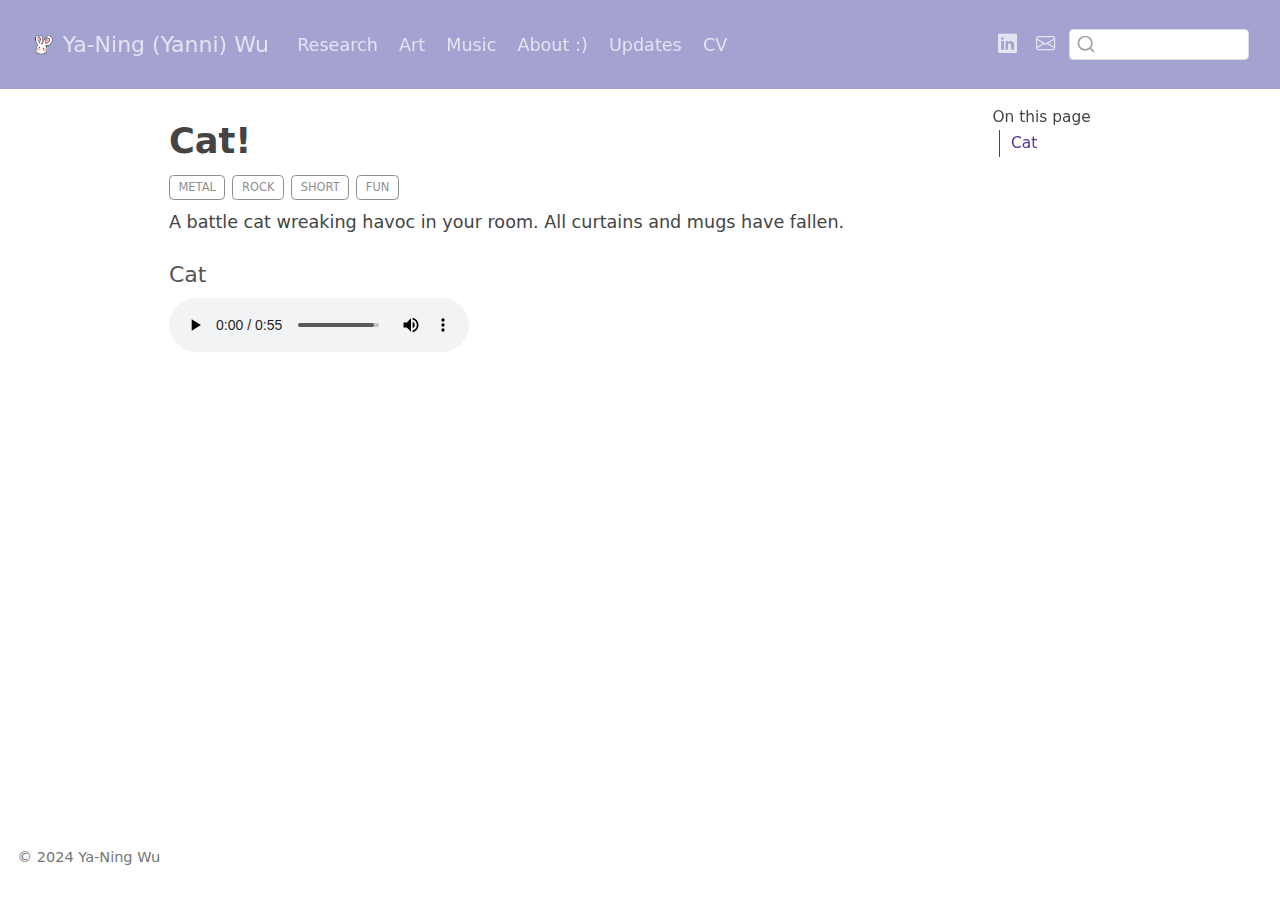
<file: music/albums/cat.html>
<!DOCTYPE html>
<html xmlns="http://www.w3.org/1999/xhtml" lang="en" xml:lang="en"><head>

<meta charset="utf-8">
<meta name="generator" content="quarto-1.5.53">

<meta name="viewport" content="width=device-width, initial-scale=1.0, user-scalable=yes">

<meta name="description" content="A battle cat wreaking havoc in your room. All curtains and mugs have fallen.">

<title>Cat! – Ya-Ning (Yanni) Wu</title>
<style>
code{white-space: pre-wrap;}
span.smallcaps{font-variant: small-caps;}
div.columns{display: flex; gap: min(4vw, 1.5em);}
div.column{flex: auto; overflow-x: auto;}
div.hanging-indent{margin-left: 1.5em; text-indent: -1.5em;}
ul.task-list{list-style: none;}
ul.task-list li input[type="checkbox"] {
  width: 0.8em;
  margin: 0 0.8em 0.2em -1em; /* quarto-specific, see https://github.com/quarto-dev/quarto-cli/issues/4556 */ 
  vertical-align: middle;
}
</style>


<script src="../../site_libs/quarto-nav/quarto-nav.js"></script>
<script src="../../site_libs/clipboard/clipboard.min.js"></script>
<script src="../../site_libs/quarto-search/autocomplete.umd.js"></script>
<script src="../../site_libs/quarto-search/fuse.min.js"></script>
<script src="../../site_libs/quarto-search/quarto-search.js"></script>
<meta name="quarto:offset" content="../../">
<link href="../../img/bun.png" rel="icon" type="image/png">
<script src="../../site_libs/quarto-html/quarto.js"></script>
<script src="../../site_libs/quarto-html/popper.min.js"></script>
<script src="../../site_libs/quarto-html/tippy.umd.min.js"></script>
<script src="../../site_libs/quarto-html/anchor.min.js"></script>
<link href="../../site_libs/quarto-html/tippy.css" rel="stylesheet">
<link href="../../site_libs/quarto-html/quarto-syntax-highlighting.css" rel="stylesheet" id="quarto-text-highlighting-styles">
<script src="../../site_libs/bootstrap/bootstrap.min.js"></script>
<link href="../../site_libs/bootstrap/bootstrap-icons.css" rel="stylesheet">
<link href="../../site_libs/bootstrap/bootstrap.min.css" rel="stylesheet" id="quarto-bootstrap" data-mode="light">
<script id="quarto-search-options" type="application/json">{
  "location": "navbar",
  "copy-button": false,
  "collapse-after": 3,
  "panel-placement": "end",
  "type": "textbox",
  "limit": 50,
  "keyboard-shortcut": [
    "f",
    "/",
    "s"
  ],
  "language": {
    "search-no-results-text": "No results",
    "search-matching-documents-text": "matching documents",
    "search-copy-link-title": "Copy link to search",
    "search-hide-matches-text": "Hide additional matches",
    "search-more-match-text": "more match in this document",
    "search-more-matches-text": "more matches in this document",
    "search-clear-button-title": "Clear",
    "search-text-placeholder": "",
    "search-detached-cancel-button-title": "Cancel",
    "search-submit-button-title": "Submit",
    "search-label": "Search"
  }
}</script>
<style>html{ scroll-behavior: smooth; }</style>


<link rel="stylesheet" href="../../styles.css">
</head>

<body class="nav-fixed">

<div id="quarto-search-results"></div>
  <header id="quarto-header" class="headroom fixed-top">
    <nav class="navbar navbar-expand-lg " data-bs-theme="dark">
      <div class="navbar-container container-fluid">
      <div class="navbar-brand-container mx-auto">
    <a href="../../index.html" class="navbar-brand navbar-brand-logo">
    <img src="../../img/bun.png" alt="" class="navbar-logo">
    </a>
    <a class="navbar-brand" href="../../index.html">
    <span class="navbar-title">Ya-Ning (Yanni) Wu</span>
    </a>
  </div>
            <div id="quarto-search" class="" title="Search"></div>
          <button class="navbar-toggler" type="button" data-bs-toggle="collapse" data-bs-target="#navbarCollapse" aria-controls="navbarCollapse" role="menu" aria-expanded="false" aria-label="Toggle navigation" onclick="if (window.quartoToggleHeadroom) { window.quartoToggleHeadroom(); }">
  <span class="navbar-toggler-icon"></span>
</button>
          <div class="collapse navbar-collapse" id="navbarCollapse">
            <ul class="navbar-nav navbar-nav-scroll me-auto">
  <li class="nav-item">
    <a class="nav-link" href="../../research/index.html"> 
<span class="menu-text">Research</span></a>
  </li>  
  <li class="nav-item">
    <a class="nav-link" href="../../art/index.html"> 
<span class="menu-text">Art</span></a>
  </li>  
  <li class="nav-item">
    <a class="nav-link" href="../../music/index.html"> 
<span class="menu-text">Music</span></a>
  </li>  
  <li class="nav-item">
    <a class="nav-link" href="../../about/index.html"> 
<span class="menu-text">About :)</span></a>
  </li>  
  <li class="nav-item">
    <a class="nav-link" href="../../updates/index.html"> 
<span class="menu-text">Updates</span></a>
  </li>  
  <li class="nav-item">
    <a class="nav-link" href="../../cv/index.html"> 
<span class="menu-text">CV</span></a>
  </li>  
</ul>
            <ul class="navbar-nav navbar-nav-scroll ms-auto">
  <li class="nav-item compact">
    <a class="nav-link" href="https://www.linkedin.com/in/ya-ning-wu-82887113a/"> <i class="bi bi-linkedin" role="img">
</i> 
<span class="menu-text"></span></a>
  </li>  
  <li class="nav-item compact">
    <a class="nav-link" href="../../yaninw1@uci.edu"> <i class="bi bi-envelope" role="img" aria-label="email">
</i> 
<span class="menu-text"></span></a>
  </li>  
</ul>
          </div> <!-- /navcollapse -->
            <div class="quarto-navbar-tools">
</div>
      </div> <!-- /container-fluid -->
    </nav>
</header>
<!-- content -->
<div id="quarto-content" class="quarto-container page-columns page-rows-contents page-layout-article page-navbar">
<!-- sidebar -->
<!-- margin-sidebar -->
    <div id="quarto-margin-sidebar" class="sidebar margin-sidebar">
        <nav id="TOC" role="doc-toc" class="toc-active" data-toc-expanded="2">
    <h2 id="toc-title">On this page</h2>
   
  <ul>
  <li><a href="#cat" id="toc-cat" class="nav-link active" data-scroll-target="#cat">Cat</a></li>
  </ul>
</nav>
    </div>
<!-- main -->
<main class="content" id="quarto-document-content">

<header id="title-block-header" class="quarto-title-block default">
<div class="quarto-title">
<h1 class="title">Cat!</h1>
  <div class="quarto-categories">
    <div class="quarto-category">metal</div>
    <div class="quarto-category">rock</div>
    <div class="quarto-category">short</div>
    <div class="quarto-category">fun</div>
  </div>
  </div>

<div>
  <div class="description">
    A battle cat wreaking havoc in your room. All curtains and mugs have fallen.
  </div>
</div>


<div class="quarto-title-meta">

    
  
    
  </div>
  


</header>


<section id="cat" class="level4">
<h4 class="anchored" data-anchor-id="cat">Cat</h4>
<audio controls="">
<source src="../mp3/cat.mp3" type="audio/mpeg">
<p>Your browser does not support the audio element. </p>


</audio></section>

</main> <!-- /main -->
<script id="quarto-html-after-body" type="application/javascript">
window.document.addEventListener("DOMContentLoaded", function (event) {
  const toggleBodyColorMode = (bsSheetEl) => {
    const mode = bsSheetEl.getAttribute("data-mode");
    const bodyEl = window.document.querySelector("body");
    if (mode === "dark") {
      bodyEl.classList.add("quarto-dark");
      bodyEl.classList.remove("quarto-light");
    } else {
      bodyEl.classList.add("quarto-light");
      bodyEl.classList.remove("quarto-dark");
    }
  }
  const toggleBodyColorPrimary = () => {
    const bsSheetEl = window.document.querySelector("link#quarto-bootstrap");
    if (bsSheetEl) {
      toggleBodyColorMode(bsSheetEl);
    }
  }
  toggleBodyColorPrimary();  
  const icon = "";
  const anchorJS = new window.AnchorJS();
  anchorJS.options = {
    placement: 'right',
    icon: icon
  };
  anchorJS.add('.anchored');
  const isCodeAnnotation = (el) => {
    for (const clz of el.classList) {
      if (clz.startsWith('code-annotation-')) {                     
        return true;
      }
    }
    return false;
  }
  const onCopySuccess = function(e) {
    // button target
    const button = e.trigger;
    // don't keep focus
    button.blur();
    // flash "checked"
    button.classList.add('code-copy-button-checked');
    var currentTitle = button.getAttribute("title");
    button.setAttribute("title", "Copied!");
    let tooltip;
    if (window.bootstrap) {
      button.setAttribute("data-bs-toggle", "tooltip");
      button.setAttribute("data-bs-placement", "left");
      button.setAttribute("data-bs-title", "Copied!");
      tooltip = new bootstrap.Tooltip(button, 
        { trigger: "manual", 
          customClass: "code-copy-button-tooltip",
          offset: [0, -8]});
      tooltip.show();    
    }
    setTimeout(function() {
      if (tooltip) {
        tooltip.hide();
        button.removeAttribute("data-bs-title");
        button.removeAttribute("data-bs-toggle");
        button.removeAttribute("data-bs-placement");
      }
      button.setAttribute("title", currentTitle);
      button.classList.remove('code-copy-button-checked');
    }, 1000);
    // clear code selection
    e.clearSelection();
  }
  const getTextToCopy = function(trigger) {
      const codeEl = trigger.previousElementSibling.cloneNode(true);
      for (const childEl of codeEl.children) {
        if (isCodeAnnotation(childEl)) {
          childEl.remove();
        }
      }
      return codeEl.innerText;
  }
  const clipboard = new window.ClipboardJS('.code-copy-button:not([data-in-quarto-modal])', {
    text: getTextToCopy
  });
  clipboard.on('success', onCopySuccess);
  if (window.document.getElementById('quarto-embedded-source-code-modal')) {
    // For code content inside modals, clipBoardJS needs to be initialized with a container option
    // TODO: Check when it could be a function (https://github.com/zenorocha/clipboard.js/issues/860)
    const clipboardModal = new window.ClipboardJS('.code-copy-button[data-in-quarto-modal]', {
      text: getTextToCopy,
      container: window.document.getElementById('quarto-embedded-source-code-modal')
    });
    clipboardModal.on('success', onCopySuccess);
  }
    var localhostRegex = new RegExp(/^(?:http|https):\/\/localhost\:?[0-9]*\//);
    var mailtoRegex = new RegExp(/^mailto:/);
      var filterRegex = new RegExp('/' + window.location.host + '/');
    var isInternal = (href) => {
        return filterRegex.test(href) || localhostRegex.test(href) || mailtoRegex.test(href);
    }
    // Inspect non-navigation links and adorn them if external
 	var links = window.document.querySelectorAll('a[href]:not(.nav-link):not(.navbar-brand):not(.toc-action):not(.sidebar-link):not(.sidebar-item-toggle):not(.pagination-link):not(.no-external):not([aria-hidden]):not(.dropdown-item):not(.quarto-navigation-tool):not(.about-link)');
    for (var i=0; i<links.length; i++) {
      const link = links[i];
      if (!isInternal(link.href)) {
        // undo the damage that might have been done by quarto-nav.js in the case of
        // links that we want to consider external
        if (link.dataset.originalHref !== undefined) {
          link.href = link.dataset.originalHref;
        }
      }
    }
  function tippyHover(el, contentFn, onTriggerFn, onUntriggerFn) {
    const config = {
      allowHTML: true,
      maxWidth: 500,
      delay: 100,
      arrow: false,
      appendTo: function(el) {
          return el.parentElement;
      },
      interactive: true,
      interactiveBorder: 10,
      theme: 'quarto',
      placement: 'bottom-start',
    };
    if (contentFn) {
      config.content = contentFn;
    }
    if (onTriggerFn) {
      config.onTrigger = onTriggerFn;
    }
    if (onUntriggerFn) {
      config.onUntrigger = onUntriggerFn;
    }
    window.tippy(el, config); 
  }
  const noterefs = window.document.querySelectorAll('a[role="doc-noteref"]');
  for (var i=0; i<noterefs.length; i++) {
    const ref = noterefs[i];
    tippyHover(ref, function() {
      // use id or data attribute instead here
      let href = ref.getAttribute('data-footnote-href') || ref.getAttribute('href');
      try { href = new URL(href).hash; } catch {}
      const id = href.replace(/^#\/?/, "");
      const note = window.document.getElementById(id);
      if (note) {
        return note.innerHTML;
      } else {
        return "";
      }
    });
  }
  const xrefs = window.document.querySelectorAll('a.quarto-xref');
  const processXRef = (id, note) => {
    // Strip column container classes
    const stripColumnClz = (el) => {
      el.classList.remove("page-full", "page-columns");
      if (el.children) {
        for (const child of el.children) {
          stripColumnClz(child);
        }
      }
    }
    stripColumnClz(note)
    if (id === null || id.startsWith('sec-')) {
      // Special case sections, only their first couple elements
      const container = document.createElement("div");
      if (note.children && note.children.length > 2) {
        container.appendChild(note.children[0].cloneNode(true));
        for (let i = 1; i < note.children.length; i++) {
          const child = note.children[i];
          if (child.tagName === "P" && child.innerText === "") {
            continue;
          } else {
            container.appendChild(child.cloneNode(true));
            break;
          }
        }
        if (window.Quarto?.typesetMath) {
          window.Quarto.typesetMath(container);
        }
        return container.innerHTML
      } else {
        if (window.Quarto?.typesetMath) {
          window.Quarto.typesetMath(note);
        }
        return note.innerHTML;
      }
    } else {
      // Remove any anchor links if they are present
      const anchorLink = note.querySelector('a.anchorjs-link');
      if (anchorLink) {
        anchorLink.remove();
      }
      if (window.Quarto?.typesetMath) {
        window.Quarto.typesetMath(note);
      }
      // TODO in 1.5, we should make sure this works without a callout special case
      if (note.classList.contains("callout")) {
        return note.outerHTML;
      } else {
        return note.innerHTML;
      }
    }
  }
  for (var i=0; i<xrefs.length; i++) {
    const xref = xrefs[i];
    tippyHover(xref, undefined, function(instance) {
      instance.disable();
      let url = xref.getAttribute('href');
      let hash = undefined; 
      if (url.startsWith('#')) {
        hash = url;
      } else {
        try { hash = new URL(url).hash; } catch {}
      }
      if (hash) {
        const id = hash.replace(/^#\/?/, "");
        const note = window.document.getElementById(id);
        if (note !== null) {
          try {
            const html = processXRef(id, note.cloneNode(true));
            instance.setContent(html);
          } finally {
            instance.enable();
            instance.show();
          }
        } else {
          // See if we can fetch this
          fetch(url.split('#')[0])
          .then(res => res.text())
          .then(html => {
            const parser = new DOMParser();
            const htmlDoc = parser.parseFromString(html, "text/html");
            const note = htmlDoc.getElementById(id);
            if (note !== null) {
              const html = processXRef(id, note);
              instance.setContent(html);
            } 
          }).finally(() => {
            instance.enable();
            instance.show();
          });
        }
      } else {
        // See if we can fetch a full url (with no hash to target)
        // This is a special case and we should probably do some content thinning / targeting
        fetch(url)
        .then(res => res.text())
        .then(html => {
          const parser = new DOMParser();
          const htmlDoc = parser.parseFromString(html, "text/html");
          const note = htmlDoc.querySelector('main.content');
          if (note !== null) {
            // This should only happen for chapter cross references
            // (since there is no id in the URL)
            // remove the first header
            if (note.children.length > 0 && note.children[0].tagName === "HEADER") {
              note.children[0].remove();
            }
            const html = processXRef(null, note);
            instance.setContent(html);
          } 
        }).finally(() => {
          instance.enable();
          instance.show();
        });
      }
    }, function(instance) {
    });
  }
      let selectedAnnoteEl;
      const selectorForAnnotation = ( cell, annotation) => {
        let cellAttr = 'data-code-cell="' + cell + '"';
        let lineAttr = 'data-code-annotation="' +  annotation + '"';
        const selector = 'span[' + cellAttr + '][' + lineAttr + ']';
        return selector;
      }
      const selectCodeLines = (annoteEl) => {
        const doc = window.document;
        const targetCell = annoteEl.getAttribute("data-target-cell");
        const targetAnnotation = annoteEl.getAttribute("data-target-annotation");
        const annoteSpan = window.document.querySelector(selectorForAnnotation(targetCell, targetAnnotation));
        const lines = annoteSpan.getAttribute("data-code-lines").split(",");
        const lineIds = lines.map((line) => {
          return targetCell + "-" + line;
        })
        let top = null;
        let height = null;
        let parent = null;
        if (lineIds.length > 0) {
            //compute the position of the single el (top and bottom and make a div)
            const el = window.document.getElementById(lineIds[0]);
            top = el.offsetTop;
            height = el.offsetHeight;
            parent = el.parentElement.parentElement;
          if (lineIds.length > 1) {
            const lastEl = window.document.getElementById(lineIds[lineIds.length - 1]);
            const bottom = lastEl.offsetTop + lastEl.offsetHeight;
            height = bottom - top;
          }
          if (top !== null && height !== null && parent !== null) {
            // cook up a div (if necessary) and position it 
            let div = window.document.getElementById("code-annotation-line-highlight");
            if (div === null) {
              div = window.document.createElement("div");
              div.setAttribute("id", "code-annotation-line-highlight");
              div.style.position = 'absolute';
              parent.appendChild(div);
            }
            div.style.top = top - 2 + "px";
            div.style.height = height + 4 + "px";
            div.style.left = 0;
            let gutterDiv = window.document.getElementById("code-annotation-line-highlight-gutter");
            if (gutterDiv === null) {
              gutterDiv = window.document.createElement("div");
              gutterDiv.setAttribute("id", "code-annotation-line-highlight-gutter");
              gutterDiv.style.position = 'absolute';
              const codeCell = window.document.getElementById(targetCell);
              const gutter = codeCell.querySelector('.code-annotation-gutter');
              gutter.appendChild(gutterDiv);
            }
            gutterDiv.style.top = top - 2 + "px";
            gutterDiv.style.height = height + 4 + "px";
          }
          selectedAnnoteEl = annoteEl;
        }
      };
      const unselectCodeLines = () => {
        const elementsIds = ["code-annotation-line-highlight", "code-annotation-line-highlight-gutter"];
        elementsIds.forEach((elId) => {
          const div = window.document.getElementById(elId);
          if (div) {
            div.remove();
          }
        });
        selectedAnnoteEl = undefined;
      };
        // Handle positioning of the toggle
    window.addEventListener(
      "resize",
      throttle(() => {
        elRect = undefined;
        if (selectedAnnoteEl) {
          selectCodeLines(selectedAnnoteEl);
        }
      }, 10)
    );
    function throttle(fn, ms) {
    let throttle = false;
    let timer;
      return (...args) => {
        if(!throttle) { // first call gets through
            fn.apply(this, args);
            throttle = true;
        } else { // all the others get throttled
            if(timer) clearTimeout(timer); // cancel #2
            timer = setTimeout(() => {
              fn.apply(this, args);
              timer = throttle = false;
            }, ms);
        }
      };
    }
      // Attach click handler to the DT
      const annoteDls = window.document.querySelectorAll('dt[data-target-cell]');
      for (const annoteDlNode of annoteDls) {
        annoteDlNode.addEventListener('click', (event) => {
          const clickedEl = event.target;
          if (clickedEl !== selectedAnnoteEl) {
            unselectCodeLines();
            const activeEl = window.document.querySelector('dt[data-target-cell].code-annotation-active');
            if (activeEl) {
              activeEl.classList.remove('code-annotation-active');
            }
            selectCodeLines(clickedEl);
            clickedEl.classList.add('code-annotation-active');
          } else {
            // Unselect the line
            unselectCodeLines();
            clickedEl.classList.remove('code-annotation-active');
          }
        });
      }
  const findCites = (el) => {
    const parentEl = el.parentElement;
    if (parentEl) {
      const cites = parentEl.dataset.cites;
      if (cites) {
        return {
          el,
          cites: cites.split(' ')
        };
      } else {
        return findCites(el.parentElement)
      }
    } else {
      return undefined;
    }
  };
  var bibliorefs = window.document.querySelectorAll('a[role="doc-biblioref"]');
  for (var i=0; i<bibliorefs.length; i++) {
    const ref = bibliorefs[i];
    const citeInfo = findCites(ref);
    if (citeInfo) {
      tippyHover(citeInfo.el, function() {
        var popup = window.document.createElement('div');
        citeInfo.cites.forEach(function(cite) {
          var citeDiv = window.document.createElement('div');
          citeDiv.classList.add('hanging-indent');
          citeDiv.classList.add('csl-entry');
          var biblioDiv = window.document.getElementById('ref-' + cite);
          if (biblioDiv) {
            citeDiv.innerHTML = biblioDiv.innerHTML;
          }
          popup.appendChild(citeDiv);
        });
        return popup.innerHTML;
      });
    }
  }
});
</script>
</div> <!-- /content -->
<footer class="footer">
  <div class="nav-footer">
    <div class="nav-footer-left">
<p><span class="faux-block">© 2024 Ya-Ning Wu</span></p>
</div>   
    <div class="nav-footer-center">
      &nbsp;
    </div>
    <div class="nav-footer-right">
      &nbsp;
    </div>
  </div>
</footer>




<script src="../../site_libs/quarto-html/zenscroll-min.js"></script>
</body></html>
</file>
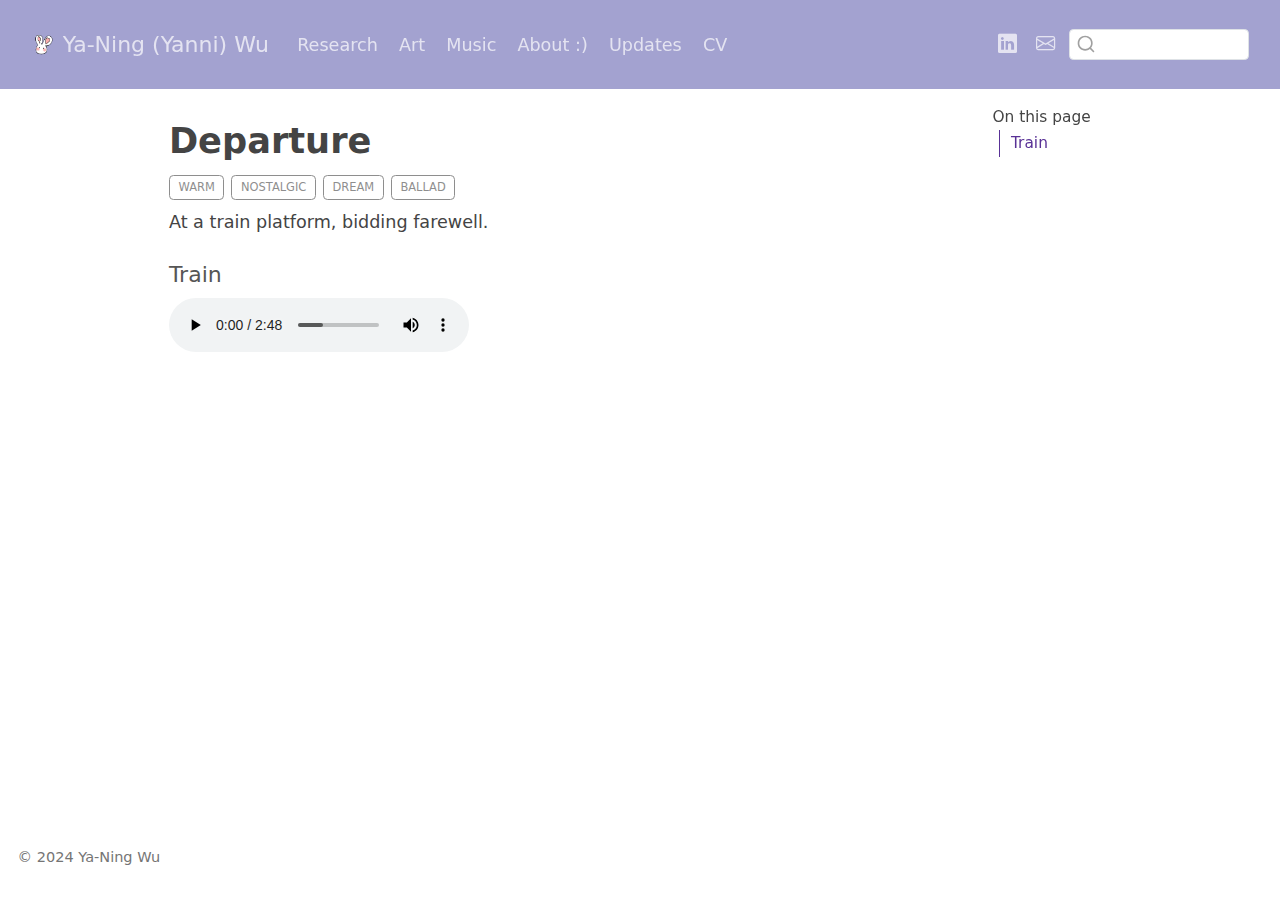
<file: music/albums/music1.html>
<!DOCTYPE html>
<html xmlns="http://www.w3.org/1999/xhtml" lang="en" xml:lang="en"><head>

<meta charset="utf-8">
<meta name="generator" content="quarto-1.5.53">

<meta name="viewport" content="width=device-width, initial-scale=1.0, user-scalable=yes">

<meta name="description" content="At a train platform, bidding farewell.">

<title>Departure – Ya-Ning (Yanni) Wu</title>
<style>
code{white-space: pre-wrap;}
span.smallcaps{font-variant: small-caps;}
div.columns{display: flex; gap: min(4vw, 1.5em);}
div.column{flex: auto; overflow-x: auto;}
div.hanging-indent{margin-left: 1.5em; text-indent: -1.5em;}
ul.task-list{list-style: none;}
ul.task-list li input[type="checkbox"] {
  width: 0.8em;
  margin: 0 0.8em 0.2em -1em; /* quarto-specific, see https://github.com/quarto-dev/quarto-cli/issues/4556 */ 
  vertical-align: middle;
}
</style>


<script src="../../site_libs/quarto-nav/quarto-nav.js"></script>
<script src="../../site_libs/clipboard/clipboard.min.js"></script>
<script src="../../site_libs/quarto-search/autocomplete.umd.js"></script>
<script src="../../site_libs/quarto-search/fuse.min.js"></script>
<script src="../../site_libs/quarto-search/quarto-search.js"></script>
<meta name="quarto:offset" content="../../">
<link href="../../img/bun.png" rel="icon" type="image/png">
<script src="../../site_libs/quarto-html/quarto.js"></script>
<script src="../../site_libs/quarto-html/popper.min.js"></script>
<script src="../../site_libs/quarto-html/tippy.umd.min.js"></script>
<script src="../../site_libs/quarto-html/anchor.min.js"></script>
<link href="../../site_libs/quarto-html/tippy.css" rel="stylesheet">
<link href="../../site_libs/quarto-html/quarto-syntax-highlighting.css" rel="stylesheet" id="quarto-text-highlighting-styles">
<script src="../../site_libs/bootstrap/bootstrap.min.js"></script>
<link href="../../site_libs/bootstrap/bootstrap-icons.css" rel="stylesheet">
<link href="../../site_libs/bootstrap/bootstrap.min.css" rel="stylesheet" id="quarto-bootstrap" data-mode="light">
<script id="quarto-search-options" type="application/json">{
  "location": "navbar",
  "copy-button": false,
  "collapse-after": 3,
  "panel-placement": "end",
  "type": "textbox",
  "limit": 50,
  "keyboard-shortcut": [
    "f",
    "/",
    "s"
  ],
  "language": {
    "search-no-results-text": "No results",
    "search-matching-documents-text": "matching documents",
    "search-copy-link-title": "Copy link to search",
    "search-hide-matches-text": "Hide additional matches",
    "search-more-match-text": "more match in this document",
    "search-more-matches-text": "more matches in this document",
    "search-clear-button-title": "Clear",
    "search-text-placeholder": "",
    "search-detached-cancel-button-title": "Cancel",
    "search-submit-button-title": "Submit",
    "search-label": "Search"
  }
}</script>
<style>html{ scroll-behavior: smooth; }</style>


<link rel="stylesheet" href="../../styles.css">
</head>

<body class="nav-fixed">

<div id="quarto-search-results"></div>
  <header id="quarto-header" class="headroom fixed-top">
    <nav class="navbar navbar-expand-lg " data-bs-theme="dark">
      <div class="navbar-container container-fluid">
      <div class="navbar-brand-container mx-auto">
    <a href="../../index.html" class="navbar-brand navbar-brand-logo">
    <img src="../../img/bun.png" alt="" class="navbar-logo">
    </a>
    <a class="navbar-brand" href="../../index.html">
    <span class="navbar-title">Ya-Ning (Yanni) Wu</span>
    </a>
  </div>
            <div id="quarto-search" class="" title="Search"></div>
          <button class="navbar-toggler" type="button" data-bs-toggle="collapse" data-bs-target="#navbarCollapse" aria-controls="navbarCollapse" role="menu" aria-expanded="false" aria-label="Toggle navigation" onclick="if (window.quartoToggleHeadroom) { window.quartoToggleHeadroom(); }">
  <span class="navbar-toggler-icon"></span>
</button>
          <div class="collapse navbar-collapse" id="navbarCollapse">
            <ul class="navbar-nav navbar-nav-scroll me-auto">
  <li class="nav-item">
    <a class="nav-link" href="../../research/index.html"> 
<span class="menu-text">Research</span></a>
  </li>  
  <li class="nav-item">
    <a class="nav-link" href="../../art/index.html"> 
<span class="menu-text">Art</span></a>
  </li>  
  <li class="nav-item">
    <a class="nav-link" href="../../music/index.html"> 
<span class="menu-text">Music</span></a>
  </li>  
  <li class="nav-item">
    <a class="nav-link" href="../../about/index.html"> 
<span class="menu-text">About :)</span></a>
  </li>  
  <li class="nav-item">
    <a class="nav-link" href="../../updates/index.html"> 
<span class="menu-text">Updates</span></a>
  </li>  
  <li class="nav-item">
    <a class="nav-link" href="../../cv/index.html"> 
<span class="menu-text">CV</span></a>
  </li>  
</ul>
            <ul class="navbar-nav navbar-nav-scroll ms-auto">
  <li class="nav-item compact">
    <a class="nav-link" href="https://www.linkedin.com/in/ya-ning-wu-82887113a/"> <i class="bi bi-linkedin" role="img">
</i> 
<span class="menu-text"></span></a>
  </li>  
  <li class="nav-item compact">
    <a class="nav-link" href="../../yaninw1@uci.edu"> <i class="bi bi-envelope" role="img" aria-label="email">
</i> 
<span class="menu-text"></span></a>
  </li>  
</ul>
          </div> <!-- /navcollapse -->
            <div class="quarto-navbar-tools">
</div>
      </div> <!-- /container-fluid -->
    </nav>
</header>
<!-- content -->
<div id="quarto-content" class="quarto-container page-columns page-rows-contents page-layout-article page-navbar">
<!-- sidebar -->
<!-- margin-sidebar -->
    <div id="quarto-margin-sidebar" class="sidebar margin-sidebar">
        <nav id="TOC" role="doc-toc" class="toc-active" data-toc-expanded="2">
    <h2 id="toc-title">On this page</h2>
   
  <ul>
  <li><a href="#train" id="toc-train" class="nav-link active" data-scroll-target="#train">Train</a></li>
  </ul>
</nav>
    </div>
<!-- main -->
<main class="content" id="quarto-document-content">

<header id="title-block-header" class="quarto-title-block default">
<div class="quarto-title">
<h1 class="title">Departure</h1>
  <div class="quarto-categories">
    <div class="quarto-category">warm</div>
    <div class="quarto-category">nostalgic</div>
    <div class="quarto-category">dream</div>
    <div class="quarto-category">ballad</div>
  </div>
  </div>

<div>
  <div class="description">
    At a train platform, bidding farewell.
  </div>
</div>


<div class="quarto-title-meta">

    
  
    
  </div>
  


</header>


<section id="train" class="level4">
<h4 class="anchored" data-anchor-id="train">Train</h4>
<audio controls="">
<source src="../mp3/train.mp3" type="audio/mpeg">
<p>Your browser does not support the audio element. </p>


</audio></section>

</main> <!-- /main -->
<script id="quarto-html-after-body" type="application/javascript">
window.document.addEventListener("DOMContentLoaded", function (event) {
  const toggleBodyColorMode = (bsSheetEl) => {
    const mode = bsSheetEl.getAttribute("data-mode");
    const bodyEl = window.document.querySelector("body");
    if (mode === "dark") {
      bodyEl.classList.add("quarto-dark");
      bodyEl.classList.remove("quarto-light");
    } else {
      bodyEl.classList.add("quarto-light");
      bodyEl.classList.remove("quarto-dark");
    }
  }
  const toggleBodyColorPrimary = () => {
    const bsSheetEl = window.document.querySelector("link#quarto-bootstrap");
    if (bsSheetEl) {
      toggleBodyColorMode(bsSheetEl);
    }
  }
  toggleBodyColorPrimary();  
  const icon = "";
  const anchorJS = new window.AnchorJS();
  anchorJS.options = {
    placement: 'right',
    icon: icon
  };
  anchorJS.add('.anchored');
  const isCodeAnnotation = (el) => {
    for (const clz of el.classList) {
      if (clz.startsWith('code-annotation-')) {                     
        return true;
      }
    }
    return false;
  }
  const onCopySuccess = function(e) {
    // button target
    const button = e.trigger;
    // don't keep focus
    button.blur();
    // flash "checked"
    button.classList.add('code-copy-button-checked');
    var currentTitle = button.getAttribute("title");
    button.setAttribute("title", "Copied!");
    let tooltip;
    if (window.bootstrap) {
      button.setAttribute("data-bs-toggle", "tooltip");
      button.setAttribute("data-bs-placement", "left");
      button.setAttribute("data-bs-title", "Copied!");
      tooltip = new bootstrap.Tooltip(button, 
        { trigger: "manual", 
          customClass: "code-copy-button-tooltip",
          offset: [0, -8]});
      tooltip.show();    
    }
    setTimeout(function() {
      if (tooltip) {
        tooltip.hide();
        button.removeAttribute("data-bs-title");
        button.removeAttribute("data-bs-toggle");
        button.removeAttribute("data-bs-placement");
      }
      button.setAttribute("title", currentTitle);
      button.classList.remove('code-copy-button-checked');
    }, 1000);
    // clear code selection
    e.clearSelection();
  }
  const getTextToCopy = function(trigger) {
      const codeEl = trigger.previousElementSibling.cloneNode(true);
      for (const childEl of codeEl.children) {
        if (isCodeAnnotation(childEl)) {
          childEl.remove();
        }
      }
      return codeEl.innerText;
  }
  const clipboard = new window.ClipboardJS('.code-copy-button:not([data-in-quarto-modal])', {
    text: getTextToCopy
  });
  clipboard.on('success', onCopySuccess);
  if (window.document.getElementById('quarto-embedded-source-code-modal')) {
    // For code content inside modals, clipBoardJS needs to be initialized with a container option
    // TODO: Check when it could be a function (https://github.com/zenorocha/clipboard.js/issues/860)
    const clipboardModal = new window.ClipboardJS('.code-copy-button[data-in-quarto-modal]', {
      text: getTextToCopy,
      container: window.document.getElementById('quarto-embedded-source-code-modal')
    });
    clipboardModal.on('success', onCopySuccess);
  }
    var localhostRegex = new RegExp(/^(?:http|https):\/\/localhost\:?[0-9]*\//);
    var mailtoRegex = new RegExp(/^mailto:/);
      var filterRegex = new RegExp('/' + window.location.host + '/');
    var isInternal = (href) => {
        return filterRegex.test(href) || localhostRegex.test(href) || mailtoRegex.test(href);
    }
    // Inspect non-navigation links and adorn them if external
 	var links = window.document.querySelectorAll('a[href]:not(.nav-link):not(.navbar-brand):not(.toc-action):not(.sidebar-link):not(.sidebar-item-toggle):not(.pagination-link):not(.no-external):not([aria-hidden]):not(.dropdown-item):not(.quarto-navigation-tool):not(.about-link)');
    for (var i=0; i<links.length; i++) {
      const link = links[i];
      if (!isInternal(link.href)) {
        // undo the damage that might have been done by quarto-nav.js in the case of
        // links that we want to consider external
        if (link.dataset.originalHref !== undefined) {
          link.href = link.dataset.originalHref;
        }
      }
    }
  function tippyHover(el, contentFn, onTriggerFn, onUntriggerFn) {
    const config = {
      allowHTML: true,
      maxWidth: 500,
      delay: 100,
      arrow: false,
      appendTo: function(el) {
          return el.parentElement;
      },
      interactive: true,
      interactiveBorder: 10,
      theme: 'quarto',
      placement: 'bottom-start',
    };
    if (contentFn) {
      config.content = contentFn;
    }
    if (onTriggerFn) {
      config.onTrigger = onTriggerFn;
    }
    if (onUntriggerFn) {
      config.onUntrigger = onUntriggerFn;
    }
    window.tippy(el, config); 
  }
  const noterefs = window.document.querySelectorAll('a[role="doc-noteref"]');
  for (var i=0; i<noterefs.length; i++) {
    const ref = noterefs[i];
    tippyHover(ref, function() {
      // use id or data attribute instead here
      let href = ref.getAttribute('data-footnote-href') || ref.getAttribute('href');
      try { href = new URL(href).hash; } catch {}
      const id = href.replace(/^#\/?/, "");
      const note = window.document.getElementById(id);
      if (note) {
        return note.innerHTML;
      } else {
        return "";
      }
    });
  }
  const xrefs = window.document.querySelectorAll('a.quarto-xref');
  const processXRef = (id, note) => {
    // Strip column container classes
    const stripColumnClz = (el) => {
      el.classList.remove("page-full", "page-columns");
      if (el.children) {
        for (const child of el.children) {
          stripColumnClz(child);
        }
      }
    }
    stripColumnClz(note)
    if (id === null || id.startsWith('sec-')) {
      // Special case sections, only their first couple elements
      const container = document.createElement("div");
      if (note.children && note.children.length > 2) {
        container.appendChild(note.children[0].cloneNode(true));
        for (let i = 1; i < note.children.length; i++) {
          const child = note.children[i];
          if (child.tagName === "P" && child.innerText === "") {
            continue;
          } else {
            container.appendChild(child.cloneNode(true));
            break;
          }
        }
        if (window.Quarto?.typesetMath) {
          window.Quarto.typesetMath(container);
        }
        return container.innerHTML
      } else {
        if (window.Quarto?.typesetMath) {
          window.Quarto.typesetMath(note);
        }
        return note.innerHTML;
      }
    } else {
      // Remove any anchor links if they are present
      const anchorLink = note.querySelector('a.anchorjs-link');
      if (anchorLink) {
        anchorLink.remove();
      }
      if (window.Quarto?.typesetMath) {
        window.Quarto.typesetMath(note);
      }
      // TODO in 1.5, we should make sure this works without a callout special case
      if (note.classList.contains("callout")) {
        return note.outerHTML;
      } else {
        return note.innerHTML;
      }
    }
  }
  for (var i=0; i<xrefs.length; i++) {
    const xref = xrefs[i];
    tippyHover(xref, undefined, function(instance) {
      instance.disable();
      let url = xref.getAttribute('href');
      let hash = undefined; 
      if (url.startsWith('#')) {
        hash = url;
      } else {
        try { hash = new URL(url).hash; } catch {}
      }
      if (hash) {
        const id = hash.replace(/^#\/?/, "");
        const note = window.document.getElementById(id);
        if (note !== null) {
          try {
            const html = processXRef(id, note.cloneNode(true));
            instance.setContent(html);
          } finally {
            instance.enable();
            instance.show();
          }
        } else {
          // See if we can fetch this
          fetch(url.split('#')[0])
          .then(res => res.text())
          .then(html => {
            const parser = new DOMParser();
            const htmlDoc = parser.parseFromString(html, "text/html");
            const note = htmlDoc.getElementById(id);
            if (note !== null) {
              const html = processXRef(id, note);
              instance.setContent(html);
            } 
          }).finally(() => {
            instance.enable();
            instance.show();
          });
        }
      } else {
        // See if we can fetch a full url (with no hash to target)
        // This is a special case and we should probably do some content thinning / targeting
        fetch(url)
        .then(res => res.text())
        .then(html => {
          const parser = new DOMParser();
          const htmlDoc = parser.parseFromString(html, "text/html");
          const note = htmlDoc.querySelector('main.content');
          if (note !== null) {
            // This should only happen for chapter cross references
            // (since there is no id in the URL)
            // remove the first header
            if (note.children.length > 0 && note.children[0].tagName === "HEADER") {
              note.children[0].remove();
            }
            const html = processXRef(null, note);
            instance.setContent(html);
          } 
        }).finally(() => {
          instance.enable();
          instance.show();
        });
      }
    }, function(instance) {
    });
  }
      let selectedAnnoteEl;
      const selectorForAnnotation = ( cell, annotation) => {
        let cellAttr = 'data-code-cell="' + cell + '"';
        let lineAttr = 'data-code-annotation="' +  annotation + '"';
        const selector = 'span[' + cellAttr + '][' + lineAttr + ']';
        return selector;
      }
      const selectCodeLines = (annoteEl) => {
        const doc = window.document;
        const targetCell = annoteEl.getAttribute("data-target-cell");
        const targetAnnotation = annoteEl.getAttribute("data-target-annotation");
        const annoteSpan = window.document.querySelector(selectorForAnnotation(targetCell, targetAnnotation));
        const lines = annoteSpan.getAttribute("data-code-lines").split(",");
        const lineIds = lines.map((line) => {
          return targetCell + "-" + line;
        })
        let top = null;
        let height = null;
        let parent = null;
        if (lineIds.length > 0) {
            //compute the position of the single el (top and bottom and make a div)
            const el = window.document.getElementById(lineIds[0]);
            top = el.offsetTop;
            height = el.offsetHeight;
            parent = el.parentElement.parentElement;
          if (lineIds.length > 1) {
            const lastEl = window.document.getElementById(lineIds[lineIds.length - 1]);
            const bottom = lastEl.offsetTop + lastEl.offsetHeight;
            height = bottom - top;
          }
          if (top !== null && height !== null && parent !== null) {
            // cook up a div (if necessary) and position it 
            let div = window.document.getElementById("code-annotation-line-highlight");
            if (div === null) {
              div = window.document.createElement("div");
              div.setAttribute("id", "code-annotation-line-highlight");
              div.style.position = 'absolute';
              parent.appendChild(div);
            }
            div.style.top = top - 2 + "px";
            div.style.height = height + 4 + "px";
            div.style.left = 0;
            let gutterDiv = window.document.getElementById("code-annotation-line-highlight-gutter");
            if (gutterDiv === null) {
              gutterDiv = window.document.createElement("div");
              gutterDiv.setAttribute("id", "code-annotation-line-highlight-gutter");
              gutterDiv.style.position = 'absolute';
              const codeCell = window.document.getElementById(targetCell);
              const gutter = codeCell.querySelector('.code-annotation-gutter');
              gutter.appendChild(gutterDiv);
            }
            gutterDiv.style.top = top - 2 + "px";
            gutterDiv.style.height = height + 4 + "px";
          }
          selectedAnnoteEl = annoteEl;
        }
      };
      const unselectCodeLines = () => {
        const elementsIds = ["code-annotation-line-highlight", "code-annotation-line-highlight-gutter"];
        elementsIds.forEach((elId) => {
          const div = window.document.getElementById(elId);
          if (div) {
            div.remove();
          }
        });
        selectedAnnoteEl = undefined;
      };
        // Handle positioning of the toggle
    window.addEventListener(
      "resize",
      throttle(() => {
        elRect = undefined;
        if (selectedAnnoteEl) {
          selectCodeLines(selectedAnnoteEl);
        }
      }, 10)
    );
    function throttle(fn, ms) {
    let throttle = false;
    let timer;
      return (...args) => {
        if(!throttle) { // first call gets through
            fn.apply(this, args);
            throttle = true;
        } else { // all the others get throttled
            if(timer) clearTimeout(timer); // cancel #2
            timer = setTimeout(() => {
              fn.apply(this, args);
              timer = throttle = false;
            }, ms);
        }
      };
    }
      // Attach click handler to the DT
      const annoteDls = window.document.querySelectorAll('dt[data-target-cell]');
      for (const annoteDlNode of annoteDls) {
        annoteDlNode.addEventListener('click', (event) => {
          const clickedEl = event.target;
          if (clickedEl !== selectedAnnoteEl) {
            unselectCodeLines();
            const activeEl = window.document.querySelector('dt[data-target-cell].code-annotation-active');
            if (activeEl) {
              activeEl.classList.remove('code-annotation-active');
            }
            selectCodeLines(clickedEl);
            clickedEl.classList.add('code-annotation-active');
          } else {
            // Unselect the line
            unselectCodeLines();
            clickedEl.classList.remove('code-annotation-active');
          }
        });
      }
  const findCites = (el) => {
    const parentEl = el.parentElement;
    if (parentEl) {
      const cites = parentEl.dataset.cites;
      if (cites) {
        return {
          el,
          cites: cites.split(' ')
        };
      } else {
        return findCites(el.parentElement)
      }
    } else {
      return undefined;
    }
  };
  var bibliorefs = window.document.querySelectorAll('a[role="doc-biblioref"]');
  for (var i=0; i<bibliorefs.length; i++) {
    const ref = bibliorefs[i];
    const citeInfo = findCites(ref);
    if (citeInfo) {
      tippyHover(citeInfo.el, function() {
        var popup = window.document.createElement('div');
        citeInfo.cites.forEach(function(cite) {
          var citeDiv = window.document.createElement('div');
          citeDiv.classList.add('hanging-indent');
          citeDiv.classList.add('csl-entry');
          var biblioDiv = window.document.getElementById('ref-' + cite);
          if (biblioDiv) {
            citeDiv.innerHTML = biblioDiv.innerHTML;
          }
          popup.appendChild(citeDiv);
        });
        return popup.innerHTML;
      });
    }
  }
});
</script>
</div> <!-- /content -->
<footer class="footer">
  <div class="nav-footer">
    <div class="nav-footer-left">
<p><span class="faux-block">© 2024 Ya-Ning Wu</span></p>
</div>   
    <div class="nav-footer-center">
      &nbsp;
    </div>
    <div class="nav-footer-right">
      &nbsp;
    </div>
  </div>
</footer>




<script src="../../site_libs/quarto-html/zenscroll-min.js"></script>
</body></html>
</file>
<file: site_libs/quarto-html/tippy.css>
.tippy-box[data-animation=fade][data-state=hidden]{opacity:0}[data-tippy-root]{max-width:calc(100vw - 10px)}.tippy-box{position:relative;background-color:#333;color:#fff;border-radius:4px;font-size:14px;line-height:1.4;white-space:normal;outline:0;transition-property:transform,visibility,opacity}.tippy-box[data-placement^=top]>.tippy-arrow{bottom:0}.tippy-box[data-placement^=top]>.tippy-arrow:before{bottom:-7px;left:0;border-width:8px 8px 0;border-top-color:initial;transform-origin:center top}.tippy-box[data-placement^=bottom]>.tippy-arrow{top:0}.tippy-box[data-placement^=bottom]>.tippy-arrow:before{top:-7px;left:0;border-width:0 8px 8px;border-bottom-color:initial;transform-origin:center bottom}.tippy-box[data-placement^=left]>.tippy-arrow{right:0}.tippy-box[data-placement^=left]>.tippy-arrow:before{border-width:8px 0 8px 8px;border-left-color:initial;right:-7px;transform-origin:center left}.tippy-box[data-placement^=right]>.tippy-arrow{left:0}.tippy-box[data-placement^=right]>.tippy-arrow:before{left:-7px;border-width:8px 8px 8px 0;border-right-color:initial;transform-origin:center right}.tippy-box[data-inertia][data-state=visible]{transition-timing-function:cubic-bezier(.54,1.5,.38,1.11)}.tippy-arrow{width:16px;height:16px;color:#333}.tippy-arrow:before{content:"";position:absolute;border-color:transparent;border-style:solid}.tippy-content{position:relative;padding:5px 9px;z-index:1}
</file>
<file: site_libs/quarto-html/quarto-syntax-highlighting.css>
/* quarto syntax highlight colors */
:root {
  --quarto-hl-ot-color: #003B4F;
  --quarto-hl-at-color: #657422;
  --quarto-hl-ss-color: #20794D;
  --quarto-hl-an-color: #5E5E5E;
  --quarto-hl-fu-color: #4758AB;
  --quarto-hl-st-color: #20794D;
  --quarto-hl-cf-color: #003B4F;
  --quarto-hl-op-color: #5E5E5E;
  --quarto-hl-er-color: #AD0000;
  --quarto-hl-bn-color: #AD0000;
  --quarto-hl-al-color: #AD0000;
  --quarto-hl-va-color: #111111;
  --quarto-hl-bu-color: inherit;
  --quarto-hl-ex-color: inherit;
  --quarto-hl-pp-color: #AD0000;
  --quarto-hl-in-color: #5E5E5E;
  --quarto-hl-vs-color: #20794D;
  --quarto-hl-wa-color: #5E5E5E;
  --quarto-hl-do-color: #5E5E5E;
  --quarto-hl-im-color: #00769E;
  --quarto-hl-ch-color: #20794D;
  --quarto-hl-dt-color: #AD0000;
  --quarto-hl-fl-color: #AD0000;
  --quarto-hl-co-color: #5E5E5E;
  --quarto-hl-cv-color: #5E5E5E;
  --quarto-hl-cn-color: #8f5902;
  --quarto-hl-sc-color: #5E5E5E;
  --quarto-hl-dv-color: #AD0000;
  --quarto-hl-kw-color: #003B4F;
}

/* other quarto variables */
:root {
  --quarto-font-monospace: SFMono-Regular, Menlo, Monaco, Consolas, "Liberation Mono", "Courier New", monospace;
}

pre > code.sourceCode > span {
  color: #003B4F;
}

code span {
  color: #003B4F;
}

code.sourceCode > span {
  color: #003B4F;
}

div.sourceCode,
div.sourceCode pre.sourceCode {
  color: #003B4F;
}

code span.ot {
  color: #003B4F;
  font-style: inherit;
}

code span.at {
  color: #657422;
  font-style: inherit;
}

code span.ss {
  color: #20794D;
  font-style: inherit;
}

code span.an {
  color: #5E5E5E;
  font-style: inherit;
}

code span.fu {
  color: #4758AB;
  font-style: inherit;
}

code span.st {
  color: #20794D;
  font-style: inherit;
}

code span.cf {
  color: #003B4F;
  font-weight: bold;
  font-style: inherit;
}

code span.op {
  color: #5E5E5E;
  font-style: inherit;
}

code span.er {
  color: #AD0000;
  font-style: inherit;
}

code span.bn {
  color: #AD0000;
  font-style: inherit;
}

code span.al {
  color: #AD0000;
  font-style: inherit;
}

code span.va {
  color: #111111;
  font-style: inherit;
}

code span.bu {
  font-style: inherit;
}

code span.ex {
  font-style: inherit;
}

code span.pp {
  color: #AD0000;
  font-style: inherit;
}

code span.in {
  color: #5E5E5E;
  font-style: inherit;
}

code span.vs {
  color: #20794D;
  font-style: inherit;
}

code span.wa {
  color: #5E5E5E;
  font-style: italic;
}

code span.do {
  color: #5E5E5E;
  font-style: italic;
}

code span.im {
  color: #00769E;
  font-style: inherit;
}

code span.ch {
  color: #20794D;
  font-style: inherit;
}

code span.dt {
  color: #AD0000;
  font-style: inherit;
}

code span.fl {
  color: #AD0000;
  font-style: inherit;
}

code span.co {
  color: #5E5E5E;
  font-style: inherit;
}

code span.cv {
  color: #5E5E5E;
  font-style: italic;
}

code span.cn {
  color: #8f5902;
  font-style: inherit;
}

code span.sc {
  color: #5E5E5E;
  font-style: inherit;
}

code span.dv {
  color: #AD0000;
  font-style: inherit;
}

code span.kw {
  color: #003B4F;
  font-weight: bold;
  font-style: inherit;
}

.prevent-inlining {
  content: "</";
}

/*# sourceMappingURL=debc5d5d77c3f9108843748ff7464032.css.map */
</file>
<file: styles.css>
.navbar {
    background-color: #a3a2d0;
    color: rgba(255, 255, 255, .7);
}
</file>
